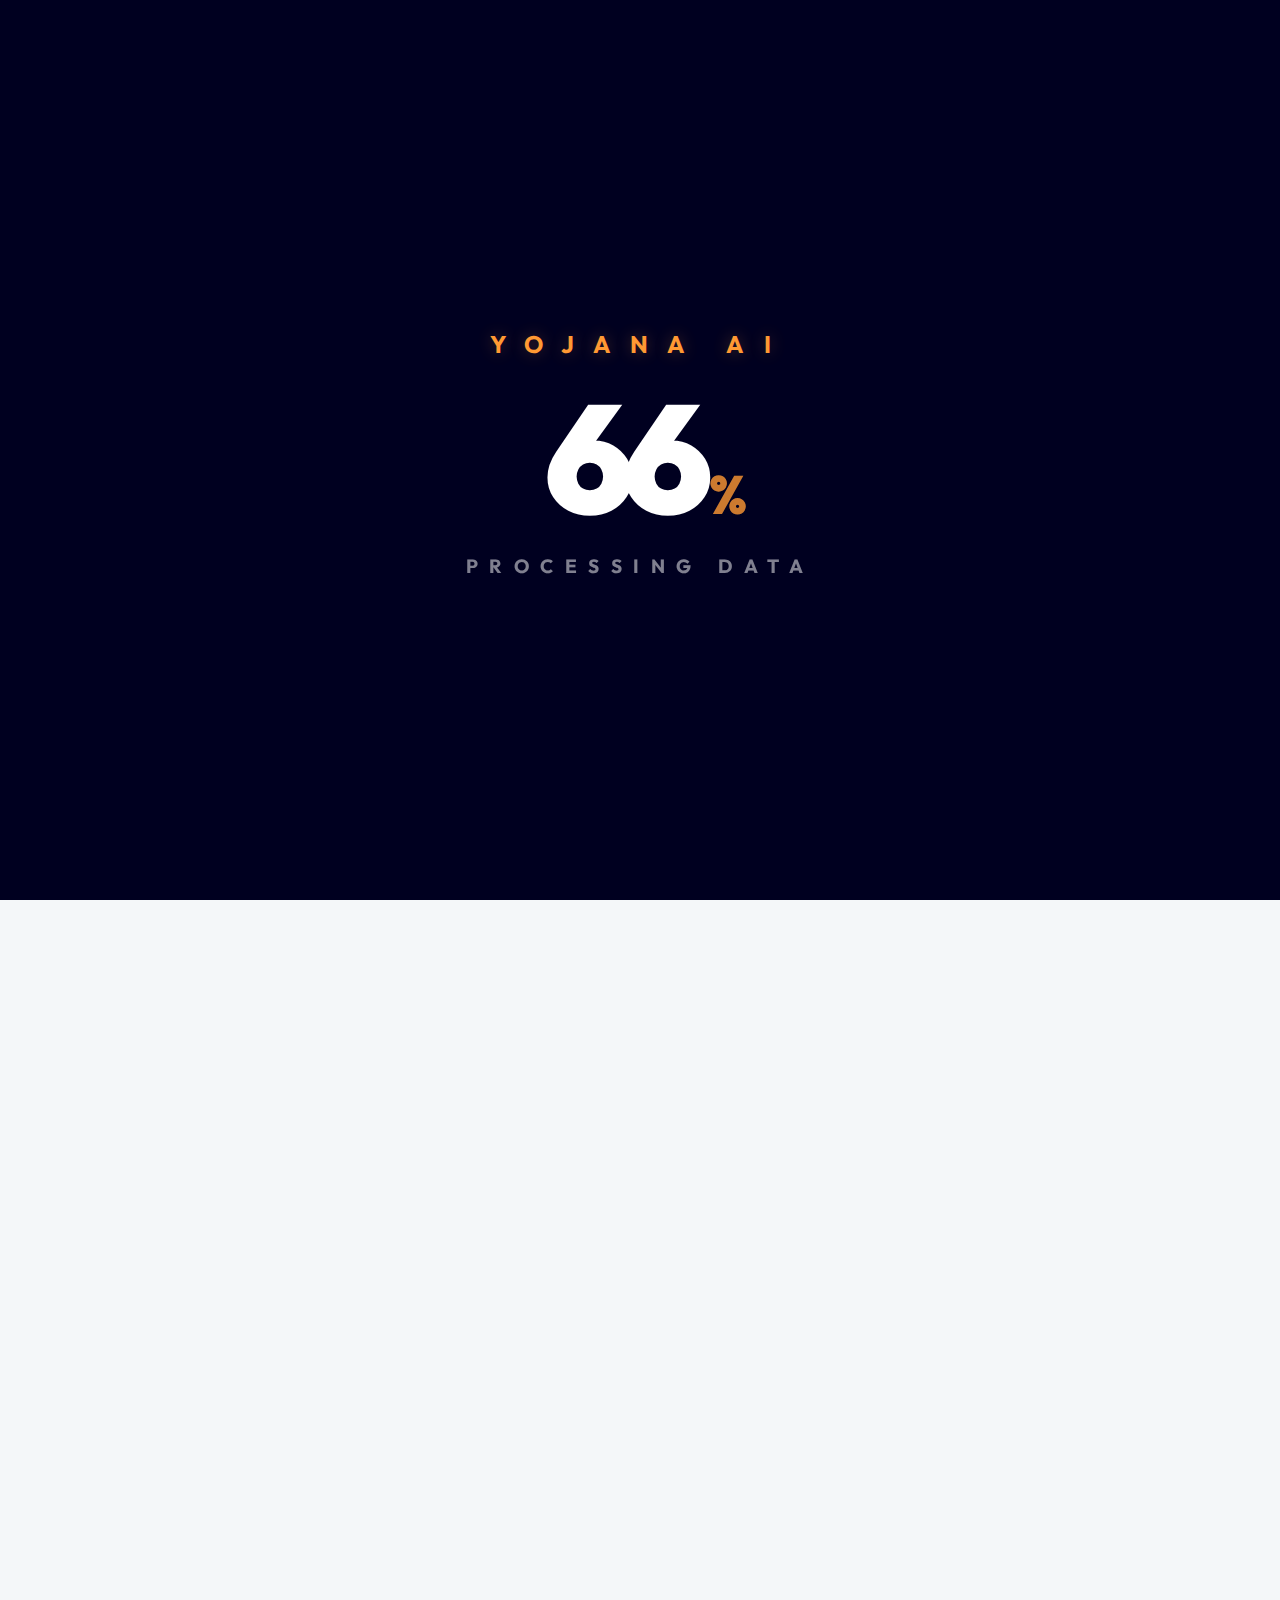
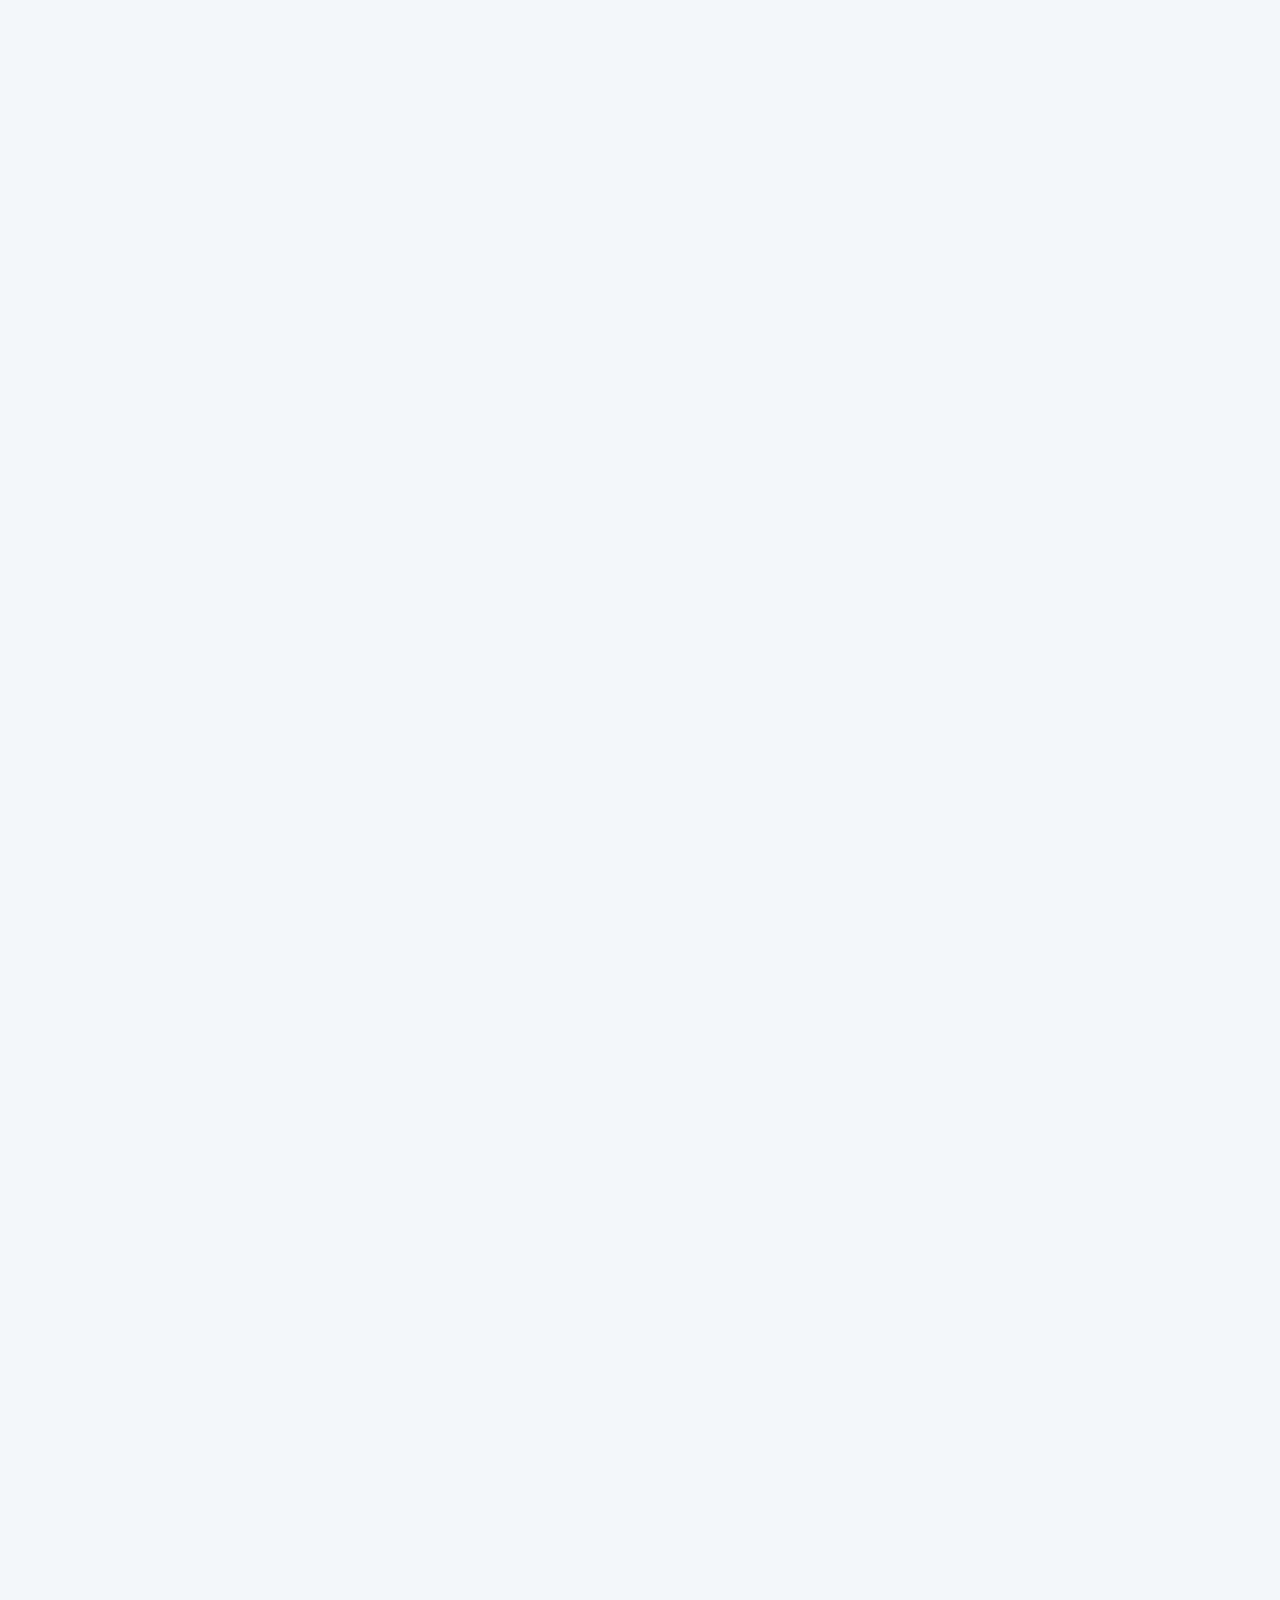
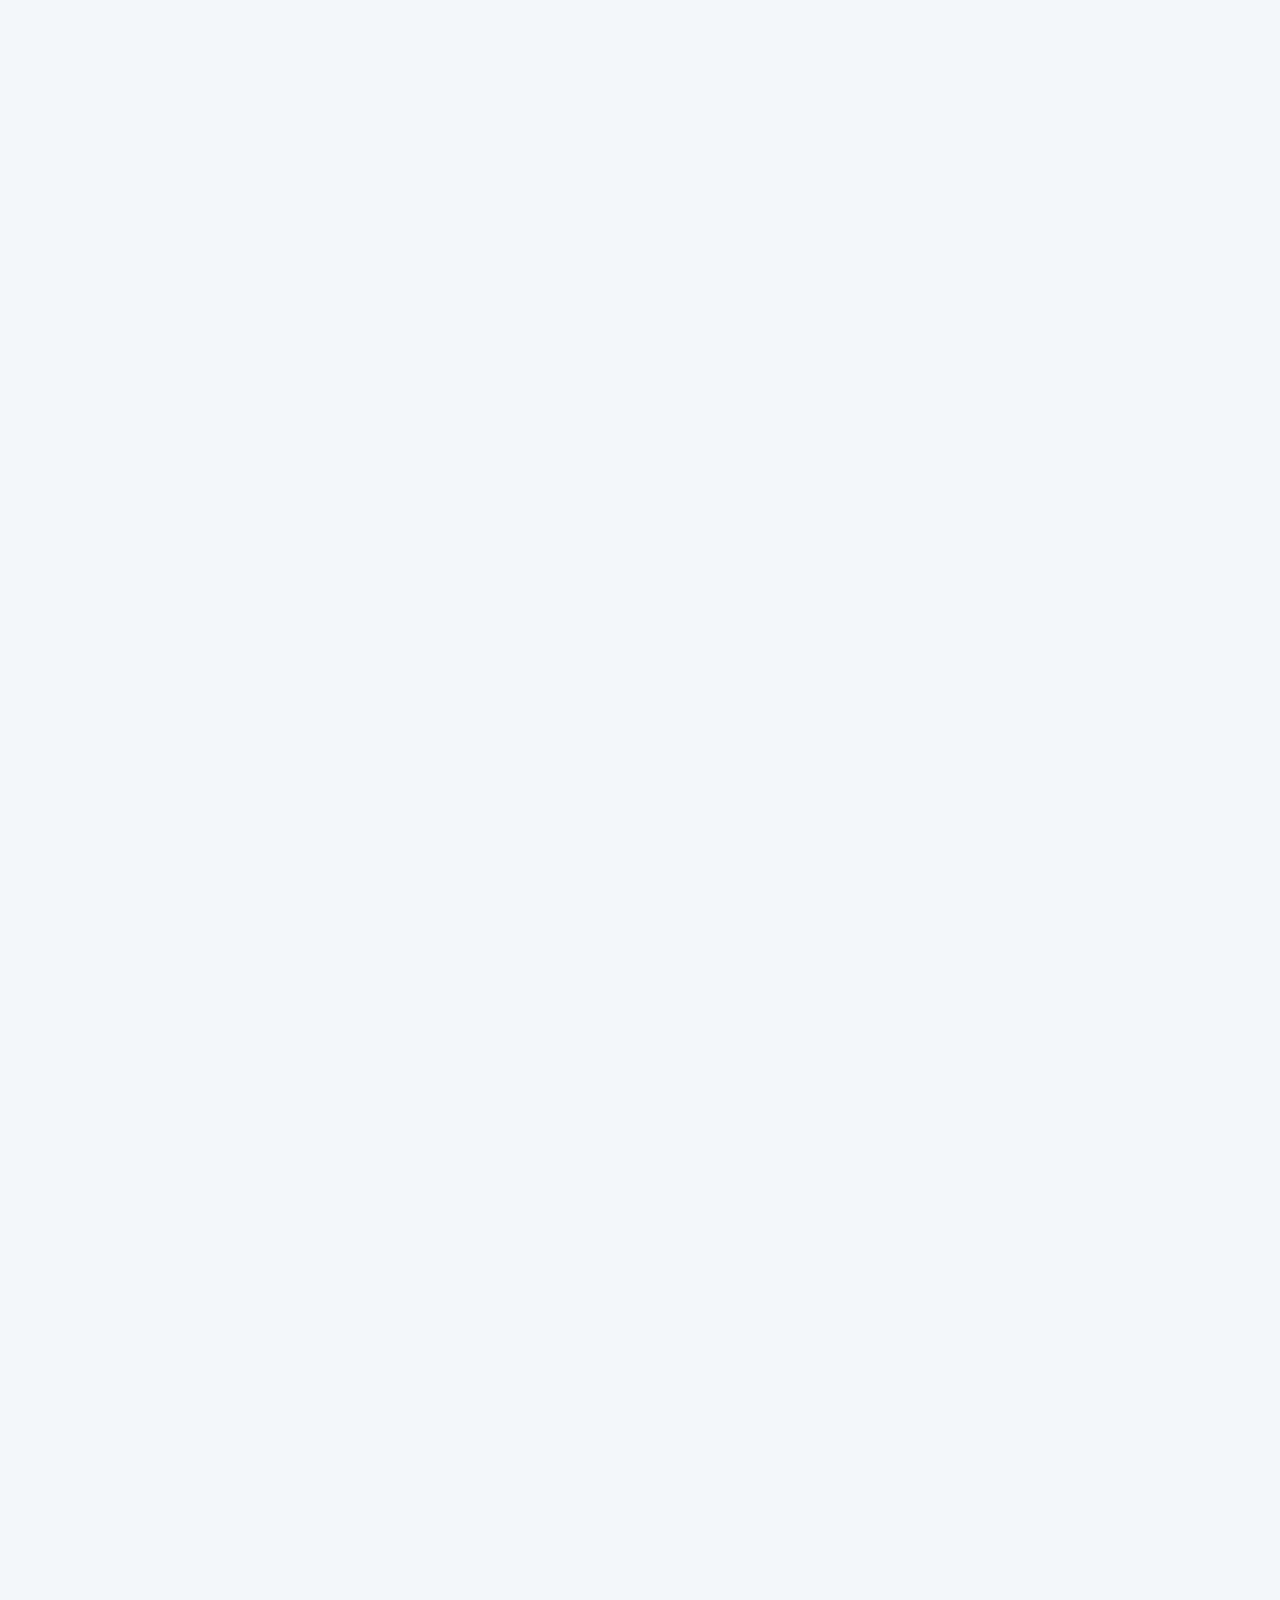
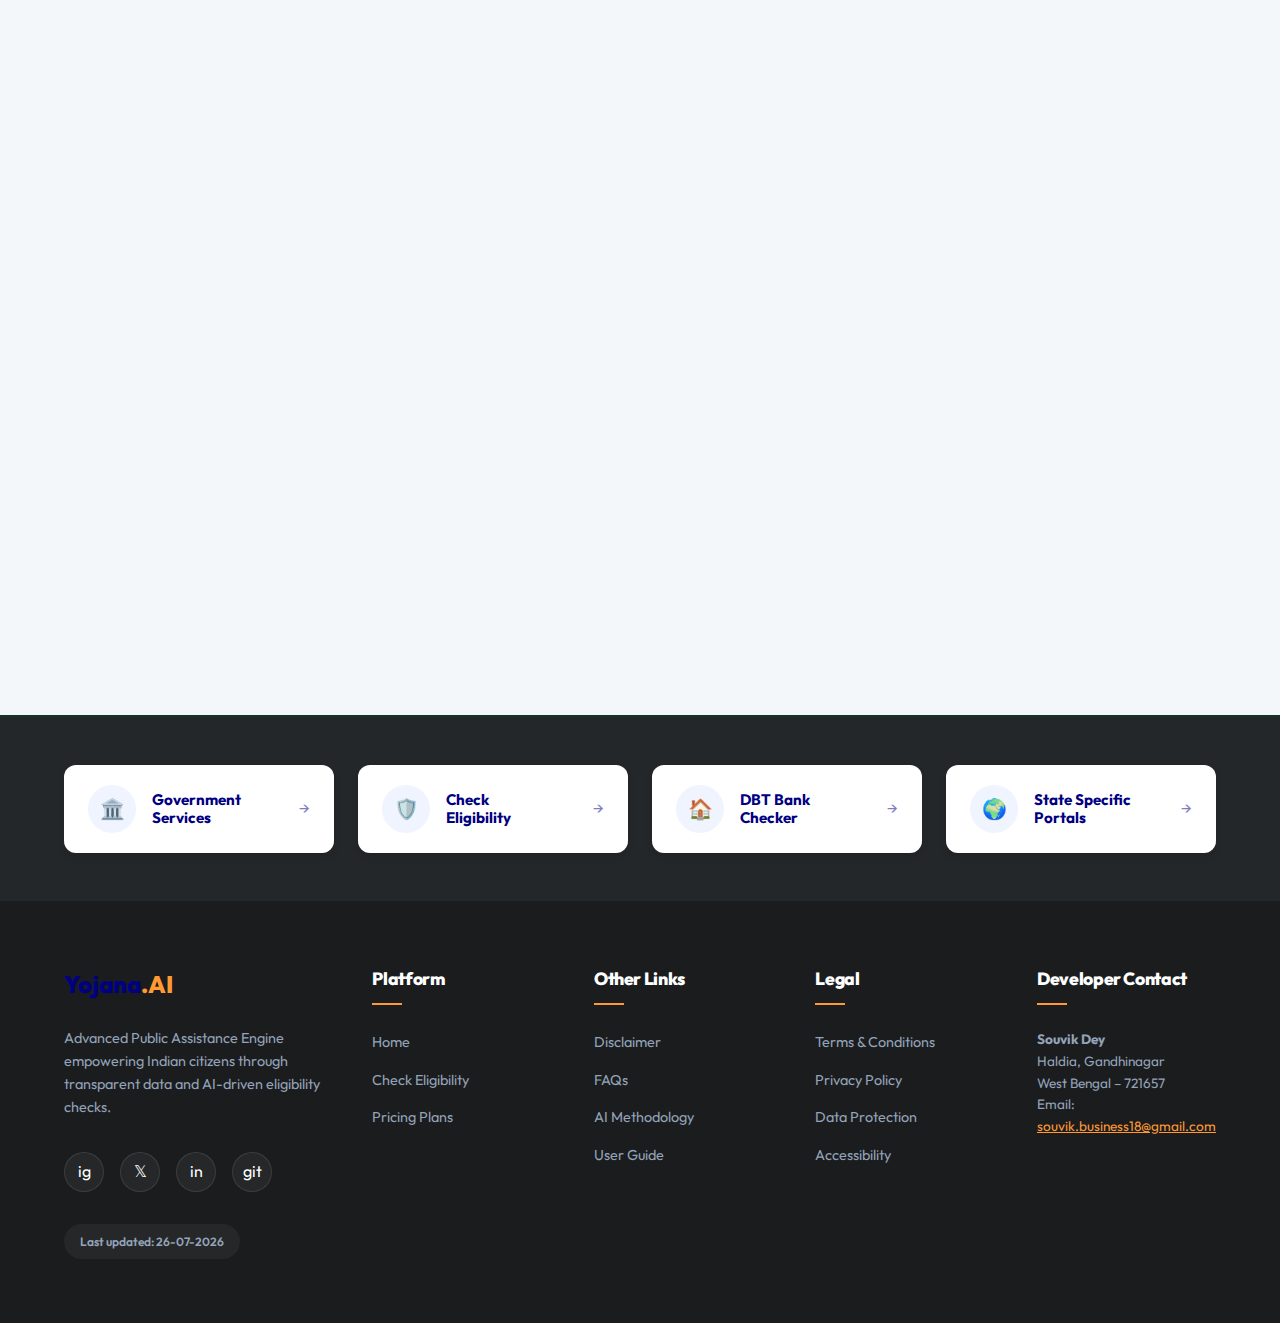
<file: frontend/index.html>
<!DOCTYPE html>
<html lang="en">

<head>
    <meta charset="UTF-8">
    <meta name="viewport" content="width=device-width, initial-scale=1.0">
    <title>Yojana.AI - National Public Assistance Platform</title>
    <link rel="preconnect" href="https://fonts.googleapis.com">
    <link rel="preconnect" href="https://fonts.gstatic.com" crossorigin>
    <link href="https://fonts.googleapis.com/css2?family=Outfit:wght@300;400;600;800&display=swap" rel="stylesheet">
    <link rel="stylesheet" href="styles/main.css">
</head>

<body>
    <nav>
        <a href="index.html" class="logo">Yojana<span>.AI</span></a>

        <!-- Mobile Menu Toggle (Task 3) -->
        <div class="mobile-menu-toggle">
            <span></span>
            <span></span>
            <span></span>
        </div>

        <div class="nav-links">
            <a href="index.html">Home</a>
            <a href="#features">Features</a>
            <a href="pricing.html">Pricing</a>
            <a href="dbt-checker.html">DBT Check</a>
            <a href="eligibility.html" class="btn btn-primary">Check Eligibility</a>
        </div>
    </nav>

    <div class="pulse-ticker-wrapper">
        <div class="pulse-ticker" id="pulse-ticker">
            🇮🇳 <strong>Digital India Mission 2026:</strong> Direct Benefit Transfers reaching millions! •
            <strong>PM-Kisan Update:</strong> 16th Installment successfully released to 11 Crore farmers! •
            <strong>Education:</strong> New National Merit Scholarships added for 2026 academic year •
            <strong>Health:</strong> Ayushman Bharat coverage extended to senior citizens •
            <strong>Tech:</strong> Platform updated with latest civil standards for transparent governance
        </div>
    </div>

    <main>
        <section class="hero" id="hero-section">
            <div class="container hero-grid">
                <!-- Left Content -->
                <div class="hero-content-left animate-fade-in">
                    <h1><span class="text-navy">Trusted</span> <span class="text-saffron">Public Assistance</span> <span
                            class="text-navy">Simple for Every Citizen.</span></h1>
                    <p class="hero-subtext">
                        Discover and apply for 50+ life-changing government schemes.
                        Our AI matching technology helps you understand your <strong>Success Probability</strong> with
                        clarity and trust.
                    </p>
                    <div class="hero-cta-group">
                        <a href="eligibility.html" class="btn btn-primary">Start Eligibility Check</a>
                        <a href="#features" class="btn glass">Learn More</a>
                    </div>
                </div>

                <!-- Right Carousel -->
                <div class="hero-carousel-right animate-fade-in" style="animation-delay: 0.3s;">
                    <div class="hero-carousel-container">
                        <div class="hero-slider" id="hero-slider">
                            <!-- Slides will be injected or listed here -->
                            <div class="hero-slide active">
                                <img src="assets/yojana-slider/scheme1.webp" alt="PM Kisan" loading="eager">
                                <div class="slide-overlay">
                                    <h3>PM Kisan Samman Nidhi</h3>
                                </div>
                            </div>
                            <div class="hero-slide">
                                <img src="assets/yojana-slider/scheme2.webp" alt="PM Awas Yojana">
                                <div class="slide-overlay">
                                    <h3>PM Awas Yojana</h3>
                                </div>
                            </div>
                            <div class="hero-slide">
                                <img src="assets/yojana-slider/scheme3.webp" alt="Skill India">
                                <div class="slide-overlay">
                                    <h3>Skill India Mission</h3>
                                </div>
                            </div>
                            <div class="hero-slide">
                                <img src="assets/yojana-slider/scheme4.webp" alt="Mudra Loan">
                                <div class="slide-overlay">
                                    <h3>Mudra Loan for Small Business</h3>
                                </div>
                            </div>
                            <div class="hero-slide">
                                <img src="assets/yojana-slider/scheme5.webp" alt="Ayushman Bharat">
                                <div class="slide-overlay">
                                    <h3>Ayushman Bharat Health Cover</h3>
                                </div>
                            </div>
                            <div class="hero-slide">
                                <img src="assets/yojana-slider/scheme6.webp" alt="Startup India">
                                <div class="slide-overlay">
                                    <h3>Startup India Initiative</h3>
                                </div>
                            </div>
                            <div class="hero-slide">
                                <img src="assets/yojana-slider/scheme7.webp" alt="Beti Bachao Beti Padhao">
                                <div class="slide-overlay">
                                    <h3>Beti Bachao Beti Padhao</h3>
                                </div>
                            </div>
                            <div class="hero-slide">
                                <img src="assets/yojana-slider/scheme8.webp" alt="Digital India">
                                <div class="slide-overlay">
                                    <h3>Digital India Program</h3>
                                </div>
                            </div>
                            <div class="hero-slide">
                                <img src="assets/yojana-slider/scheme9.webp" alt="PM Ujjwala Yojana">
                                <div class="slide-overlay">
                                    <h3>PM Ujjwala Yojana</h3>
                                </div>
                            </div>
                            <div class="hero-slide">
                                <img src="assets/yojana-slider/scheme10.webp" alt="Swachh Bharat">
                                <div class="slide-overlay">
                                    <h3>Swachh Bharat Mission</h3>
                                </div>
                            </div>
                        </div>
                        <!-- Slider Dots -->
                        <div class="slider-dots" id="slider-dots"></div>
                    </div>
                </div>
            </div>
        </section>

        <section id="features" class="container features">
            <div class="institutional-panel scroll-reveal">
                <div class="text-center">
                    <h2 class="section-title">Why Trust Yojana.AI?</h2>
                </div>

                <div class="features-grid" style="margin-top: 3.5rem;">
                    <div class="feature-card premium-card">
                        <span class="feature-icon floating">&#127963;&#65039;</span>
                        <h3>Governance Focused</h3>
                        <p>Designed to provide clear, reliable information on government welfare programs.</p>
                    </div>
                    <div class="feature-card premium-card">
                        <span class="feature-icon floating" style="animation-delay: 0.5s;">&#128209;</span>
                        <h3>Eligibility Analysis</h3>
                        <p>Objective matching based on official criteria to save you time and effort.</p>
                    </div>
                    <div class="feature-card premium-card">
                        <span class="feature-icon floating" style="animation-delay: 1s;">&#128483;&#65039;</span>
                        <h3>Native Language Support</h3>
                        <p>Get explanations in your own language: Hindi, Bengali, Tamil, Marathi, and English.</p>
                    </div>
                    <div class="feature-card premium-card">
                        <span class="feature-icon floating" style="animation-delay: 1.5s;">&#128229;</span>
                        <h3>Guidance Manuals</h3>
                        <p>Download step-by-step checklists to ensure your application process is smooth.</p>
                    </div>
                    <div class="feature-card premium-card">
                        <span class="feature-icon floating" style="animation-delay: 0.3s;">&#127919;</span>
                        <h3>AI Probability Score</h3>
                        <p>Each scheme is ranked by a real-time Success Probability score based on your exact profile.
                        </p>
                    </div>
                    <div class="feature-card premium-card">
                        <span class="feature-icon floating" style="animation-delay: 0.8s;">&#128274;</span>
                        <h3>Privacy First</h3>
                        <p>No Aadhaar, no PAN required. Your profile is session-only and never stored on our servers.
                        </p>
                    </div>
                    <div class="feature-card premium-card">
                        <span class="feature-icon floating" style="animation-delay: 1.2s;">&#128202;</span>
                        <h3>Success Analyser</h3>
                        <p>Identifies common administrative blockers before you apply, saving rejection risk.</p>
                    </div>
                    <div class="feature-card premium-card">
                        <span class="feature-icon floating" style="animation-delay: 1.8s;">&#128184;</span>
                        <h3>Direct Benefit Transfer</h3>
                        <p>Instantly check DBT-linked schemes and confirm your bank seeding status compatibility.</p>
                    </div>
                </div>
            </div>
        </section>

        <section class="container quick-facts text-center">
            <div class="institutional-panel scroll-reveal">
                <h2 class="section-title">Citizen Impact Facts</h2>
                <div class="facts-grid" style="margin-top: 3.5rem;">
                    <div class="fact-box premium-card">
                        <div class="feature-icon floating">&#128200;</div>
                        <h4>50+ Schemes</h4>
                        <p>Live national welfare programs now available for analysis and discovery.</p>
                    </div>
                    <div class="fact-box premium-card">
                        <div class="feature-icon floating" style="animation-delay: 0.7s;">&#128104;&#8205;&#127806;
                        </div>
                        <h4>12 Crore+</h4>
                        <p>Farmers currently enrolled in national agricultural support programs.</p>
                    </div>
                    <div class="fact-box premium-card">
                        <div class="feature-icon floating" style="animation-delay: 1.4s;">&#128737;&#65039;</div>
                        <h4>Real-Time Sync</h4>
                        <p>Data refreshed weekly from official government sources for accuracy.</p>
                    </div>
                    <div class="fact-box premium-card">
                        <div class="feature-icon floating" style="animation-delay: 0.5s;">&#127760;</div>
                        <h4>5 Languages</h4>
                        <p>English, Hindi, Bengali, Tamil, and Marathi supported for all 28 states.</p>
                    </div>
                    <div class="fact-box premium-card">
                        <div class="feature-icon floating" style="animation-delay: 1s;">&#9889;</div>
                        <h4>Under 3 Minutes</h4>
                        <p>Complete your full eligibility profile and get results in under 3 minutes.</p>
                    </div>
                    <div class="fact-box premium-card">
                        <div class="feature-icon floating" style="animation-delay: 1.5s;">&#127942;</div>
                        <h4>94% Accuracy</h4>
                        <p>Our ML model achieves 94% precision against official government eligibility criteria.</p>
                    </div>
                </div>
            </div>
        </section>

        <section class="container insights scroll-reveal">
            <div class="institutional-panel">
                <div class="text-center">
                    <h2 class="section-title">Public Service Updates</h2>
                </div>
                <div class="blog-grid" style="margin-top: 3rem;">
                    <article class="blog-card premium-card">
                        <div class="blog-image"
                            style="background-image: url('https://media.istockphoto.com/id/985673400/photo/farmer-portrait-in-the-field.jpg?s=2048x2048&w=is&k=20&c=ln9-3IIsCxFnU3K8YH-rxxh1s-CSr60teAgyOVo70yg=');">
                        </div>
                        <div class="blog-content">
                            <div class="blog-tag">Economy</div>
                            <h3>PM-Kisan 2024 Guidelines</h3>
                            <p>A comprehensive guide on e-KYC updates and enrollment for small-scale farmers.</p>
                        </div>
                    </article>
                    <article class="blog-card premium-card">
                        <div class="blog-image"
                            style="background-image: url('https://images.unsplash.com/photo-1551288049-bebda4e38f71?auto=format&fit=crop&w=800&q=80');">
                        </div>
                        <div class="blog-content">
                            <div class="blog-tag">Digital India</div>
                            <h3>Civil Platform Mission</h3>
                            <p>How digital tools are ensuring transparency in public service delivery.</p>
                        </div>
                    </article>
                    <article class="blog-card premium-card">
                        <div class="blog-image"
                            style="background-image: url('https://images.unsplash.com/photo-1524995997946-a1c2e315a42f?auto=format&fit=crop&w=800&q=80');">
                        </div>
                        <div class="blog-content">
                            <div class="blog-tag">Welfare</div>
                            <h3>Student Education Grants</h3>
                            <p>Monitor key deadlines for national scholarships for the 2024-25 academic year.</p>
                        </div>
                    </article>
                    <article class="blog-card premium-card">
                        <div class="blog-image"
                            style="background-image: url('https://images.unsplash.com/photo-1576091160550-2173dba999ef?auto=format&fit=crop&w=800&q=80');">
                        </div>
                        <div class="blog-content">
                            <div class="blog-tag">Healthcare</div>
                            <h3>Ayushman Bharat Expansion</h3>
                            <p>Health coverage extended to 6 crore additional senior citizens under AB-PMJAY 2025.</p>
                        </div>
                    </article>
                    <article class="blog-card premium-card">
                        <div class="blog-image"
                            style="background-image: url('https://images.unsplash.com/photo-1560518883-ce09059eeffa?auto=format&fit=crop&w=800&q=80');">
                        </div>
                        <div class="blog-content">
                            <div class="blog-tag">Housing</div>
                            <h3>PM Awas Yojana 2.0</h3>
                            <p>New urban housing scheme targets 10 million affordable homes by 2027 under PMAY-U.</p>
                        </div>
                    </article>
                    <article class="blog-card premium-card">
                        <div class="blog-image"
                            style="background-image: url('https://images.unsplash.com/photo-1596464716127-f2a82984de30?auto=format&fit=crop&w=800&q=80');">
                        </div>
                        <div class="blog-content">
                            <div class="blog-tag">Women &amp; Child</div>
                            <h3>Beti Bachao Beti Padhao Update</h3>
                            <p>District-level targets revised with focus on girls&#39; secondary education completion
                                rate.</p>
                        </div>
                    </article>
                </div>
            </div>
        </section>

        <!-- DBT Checker Quick Access -->
        <section style="padding: 2.5rem 5%; max-width: 1200px; margin: 0 auto;">
            <div style="
                background: linear-gradient(135deg, rgba(255,153,51,0.07), rgba(19,136,8,0.07));
                border: 1.5px solid rgba(255,153,51,0.2);
                border-radius: 20px;
                padding: 2rem 2.5rem;
                display: flex;
                align-items: center;
                justify-content: space-between;
                gap: 2rem;
                flex-wrap: wrap;
            ">
                <div style="display:flex; align-items:center; gap:1.2rem;">
                    <div style="font-size:3rem; line-height:1;">🏦</div>
                    <div>
                        <div
                            style="font-size:0.75rem; font-weight:700; letter-spacing:0.1em; color:var(--gov-green); text-transform:uppercase; margin-bottom:0.3rem;">
                            No Eligibility Check Needed</div>
                        <h3 style="font-size:1.2rem; font-weight:800; color:var(--ashoka-navy); margin:0 0 0.3rem;">Is
                            Your Bank Account DBT-Ready?</h3>
                        <p style="color:var(--text-muted); font-size:0.88rem; margin:0;">Instantly check if your bank
                            supports Direct Benefit Transfers and see all government schemes that pay directly to your
                            account.</p>
                    </div>
                </div>
                <a href="dbt-checker.html" style="
                    display: inline-flex;
                    align-items: center;
                    gap: 0.5rem;
                    background: var(--ashoka-navy);
                    color: white;
                    padding: 0.85rem 1.8rem;
                    border-radius: 12px;
                    font-weight: 700;
                    font-size: 0.9rem;
                    text-decoration: none;
                    white-space: nowrap;
                    transition: all 0.2s ease;
                " onmouseover="this.style.background='var(--primary-saffron)'"
                    onmouseout="this.style.background='var(--ashoka-navy)'">
                    Check DBT Compatibility &rarr;
                </a>
            </div>
        </section>
    </main>

    <!-- Citizen Pulse Toast -->
    <div id="live-pulse">
        <div class="pulse-dot"></div>
        <div id="pulse-content" style="font-size: 0.9rem; font-weight: 600; color: var(--ashoka-navy);"></div>
    </div>

    <footer class="mega-footer">
        <div class="footer-quick-access">
            <div class="container">
                <div class="quick-access-grid">
                    <a href="index.html" class="footer-card">
                        <div class="footer-card-icon">&#127963;&#65039;</div>
                        <div class="footer-card-text">Government<br>Services</div>
                        <span style="opacity: 0.5;">&#8594;</span>
                    </a>

                    <a href="eligibility.html" class="footer-card">
                        <div class="footer-card-icon">&#128737;&#65039;</div>
                        <div class="footer-card-text">Check<br>Eligibility</div>
                        <span style="opacity: 0.5;">&#8594;</span>
                    </a>
                    <a href="dbt-checker.html" class="footer-card">
                        <div class="footer-card-icon">&#127968;</div>
                        <div class="footer-card-text">DBT Bank<br>Checker</div>
                        <span style="opacity: 0.5;">&#8594;</span>
                    </a>

                    <a href="state-portals.html" class="footer-card">
                        <div class="footer-card-icon">&#127757;</div>
                        <div class="footer-card-text">State Specific<br>Portals</div>
                        <span style="opacity: 0.5;">&#8594;</span>
                    </a>
                </div>
            </div>
        </div>

        <div class="container footer-main-content">
            <div class="footer-brand">
                <a href="index.html" class="logo"
                    style="margin-bottom: 1.5rem; display: block;">Yojana<span>.AI</span></a>
                <p>Advanced Public Assistance Engine empowering Indian citizens through transparent data and
                    AI-driven
                    eligibility checks.</p>
                <div class="social-links">
                    <a href="https://www.instagram.com/oops_i_debugged_it?igsh=MXFkb3Zyb2tvZmQyZw==" target="_blank"
                        rel="noopener noreferrer" class="social-icon">ig</a>
                    <a href="#" class="social-icon">𝕏</a>
                    <a href="https://www.linkedin.com/in/souvik-dey-400497366/" target="_blank"
                        rel="noopener noreferrer" class="social-icon">in</a>
                    <a href="https://github.com/Souvik-Dey-2029" target="_blank" rel="noopener noreferrer"
                        class="social-icon">git</a>
                </div>
                <div class="footer-last-updated">Last updated: 24-02-2026</div>
            </div>

            <div class="footer-col">
                <h3>Platform</h3>
                <ul class="footer-links">
                    <li><a href="index.html">Home</a></li>
                    <li><a href="eligibility.html">Check Eligibility</a></li>
                    <li><a href="pricing.html">Pricing Plans</a></li>
                </ul>
            </div>

            <div class="footer-col">
                <h3>Other Links</h3>
                <ul class="footer-links">
                    <li><a href="disclaimer.html">Disclaimer</a></li>
                    <li><a href="faq.html">FAQs</a></li>
                    <li><a href="methodology.html">AI Methodology</a></li>
                    <li><a href="user-guide.html">User Guide</a></li>
                </ul>
            </div>

            <div class="footer-col">
                <h3>Legal</h3>
                <ul class="footer-links">
                    <li><a href="terms.html">Terms & Conditions</a></li>
                    <li><a href="privacy.html">Privacy Policy</a></li>
                    <li><a href="data-protection.html">Data Protection</a></li>
                    <li><a href="accessibility.html">Accessibility</a></li>
                </ul>
            </div>

            <div class="footer-col">
                <h3>Developer Contact</h3>
                <div class="contact-info">
                    <p><strong>Souvik Dey</strong></p>
                    <p>Haldia, Gandhinagar</p>
                    <p>West Bengal – 721657</p>
                    <p>Email: <a href="mailto:souvik.business18@gmail.com"
                            style="color:var(--primary-saffron)">souvik.business18@gmail.com</a></p>
                </div>
            </div>
        </div>
    </footer>

    <script src="js/main.js"></script>
</body>

</html>
</file>
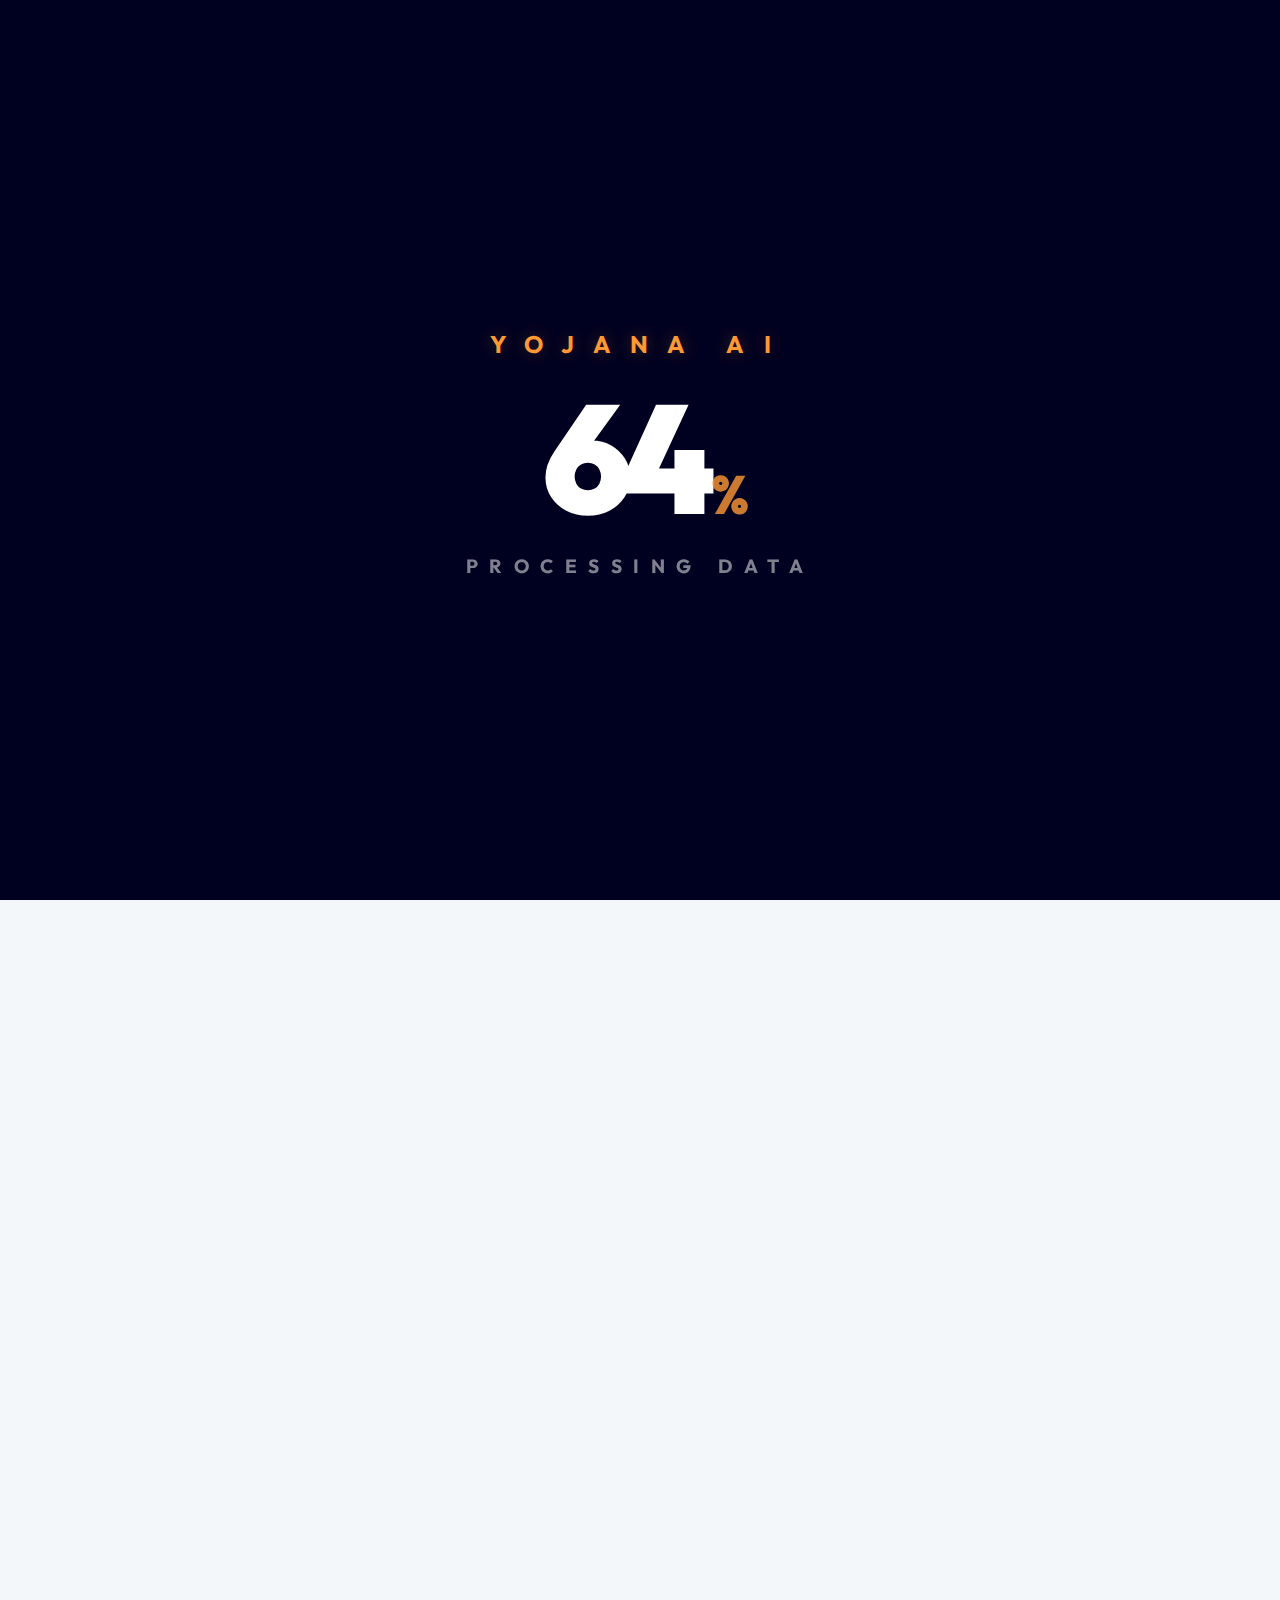
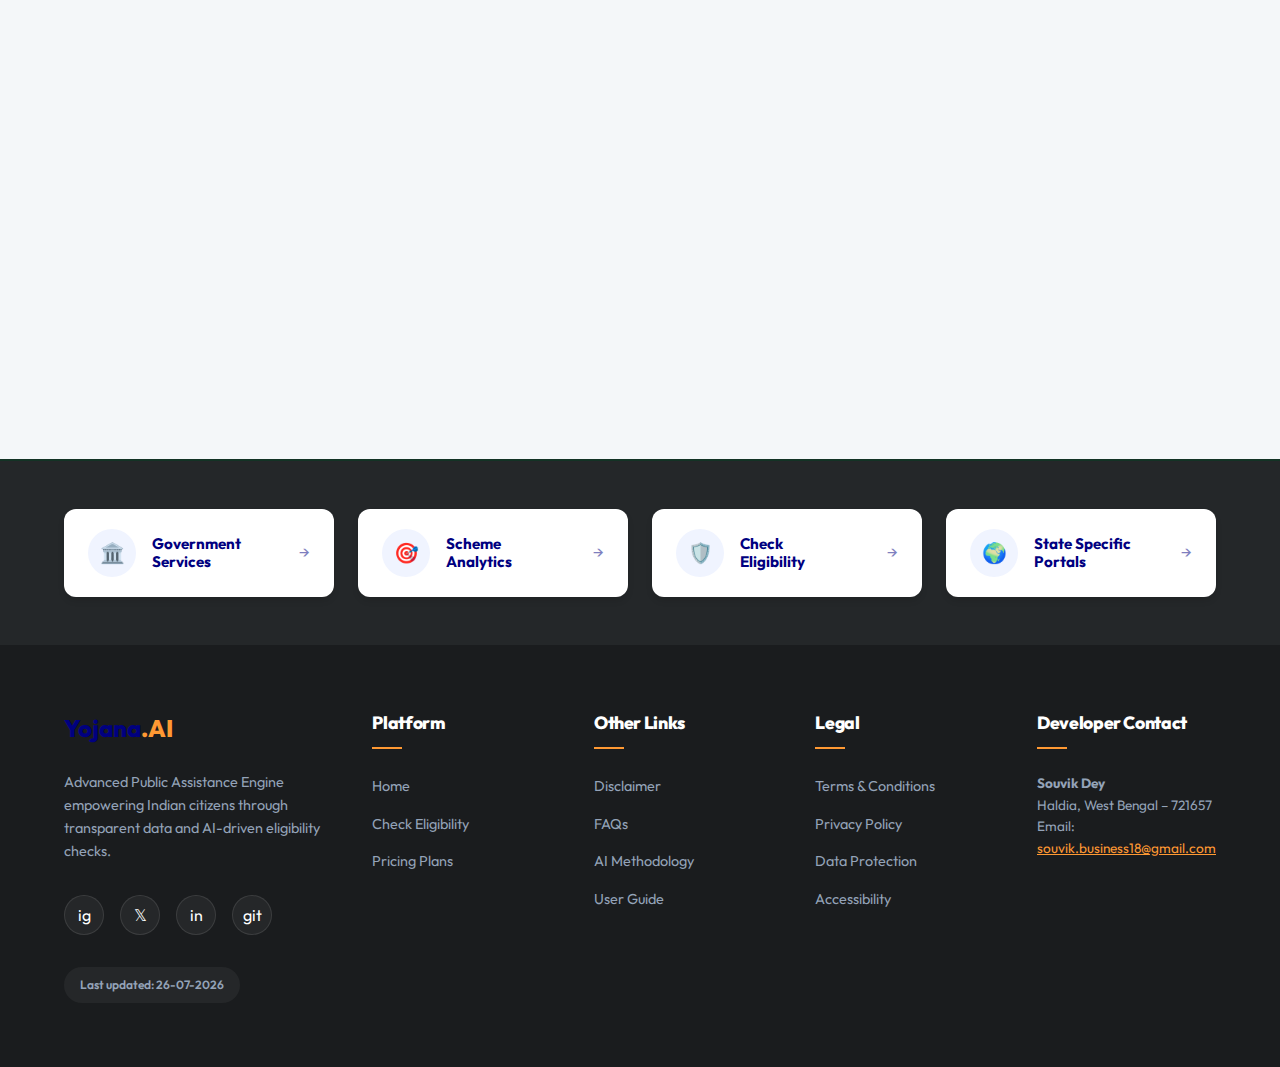
<file: frontend/accessibility.html>
<!DOCTYPE html>
<html lang="en">

<head>
    <meta charset="UTF-8">
    <meta name="viewport" content="width=device-width, initial-scale=1.0">
    <title>Accessibility Statement - Yojana.AI</title>
    <meta name="description"
        content="Yojana.AI accessibility statement — our commitment to WCAG 2.1 AA compliance and inclusive digital design.">
    <link rel="preconnect" href="https://fonts.googleapis.com">
    <link rel="preconnect" href="https://fonts.gstatic.com" crossorigin>
    <link href="https://fonts.googleapis.com/css2?family=Outfit:wght@300;400;600;800&display=swap" rel="stylesheet">
    <link rel="stylesheet" href="styles/main.css">
    <style>
        .legal-content {
            line-height: 1.8;
            color: var(--text-main);
        }

        .legal-content h2 {
            margin-top: 2.5rem;
            margin-bottom: 1rem;
            font-size: 1.5rem;
            color: var(--ashoka-navy);
        }

        .legal-content p {
            margin-bottom: 1.25rem;
        }

        .access-feature-grid {
            display: grid;
            grid-template-columns: repeat(auto-fit, minmax(240px, 1fr));
            gap: 1.25rem;
            margin: 2rem 0;
        }

        .access-feature {
            background: var(--bg-soft);
            border: 1px solid var(--border-soft);
            border-radius: var(--radius-lg);
            padding: 1.5rem;
        }

        .access-feature h3 {
            font-size: 1rem;
            color: var(--ashoka-navy);
            margin-bottom: 0.5rem;
        }

        .access-feature p {
            font-size: 0.9rem;
            color: var(--text-muted);
            margin: 0;
        }

        .compliance-badge {
            display: inline-flex;
            align-items: center;
            gap: 0.5rem;
            background: #f0fdf4;
            border: 1px solid var(--gov-green);
            border-radius: 50px;
            padding: 0.5rem 1rem;
            font-weight: 700;
            color: var(--gov-green);
            margin-bottom: 2rem;
        }
    </style>
</head>

<body>
    <nav>
        <a href="index.html" class="logo">Yojana<span>.AI</span></a>
        <div class="mobile-menu-toggle"><span></span><span></span><span></span></div>
        <div class="nav-links">
            <a href="index.html">Home</a>
            <a href="index.html#features">Features</a>
            <a href="pricing.html">Pricing</a>
            <a href="eligibility.html" class="btn btn-primary">Check Eligibility</a>
        </div>
    </nav>

    <main class="container" style="padding-top: 120px; padding-bottom: 80px;">
        <div class="institutional-panel animate-fade-in">
            <h1 class="section-title" style="margin-bottom: 0.5rem;">Accessibility Statement</h1>
            <p style="color: var(--text-muted); margin-bottom: 2rem;">Our commitment to inclusive design and accessible
                government services for every citizen.</p>
            <div class="compliance-badge">&#9989; WCAG 2.1 Level AA — Target Compliance</div>

            <div class="legal-content">
                <h2>Our Commitment</h2>
                <p>Yojana.AI is committed to ensuring digital accessibility for all citizens, including those with
                    disabilities. We strive to comply with the <strong>Web Content Accessibility Guidelines (WCAG) 2.1
                        at Level AA</strong>, as recommended by the World Wide Web Consortium (W3C) and in alignment
                    with the Government of India's Guidelines for Indian Government Websites (GIGW).</p>

                <div class="access-feature-grid">
                    <div class="access-feature">
                        <h3>&#9729;&#65039; Screen Reader Support</h3>
                        <p>All interactive elements are labelled for ARIA compatibility with NVDA, VoiceOver, and
                            TalkBack.</p>
                    </div>
                    <div class="access-feature">
                        <h3>&#9189;&#65039; High Contrast Mode</h3>
                        <p>Text meets WCAG AA minimum 4.5:1 contrast ratio. Our saffron and navy palette is verified.
                        </p>
                    </div>
                    <div class="access-feature">
                        <h3>&#9875;&#65039; Keyboard Navigation</h3>
                        <p>All pages can be navigated fully using only the keyboard. Focus indicators are clearly
                            visible.</p>
                    </div>
                    <div class="access-feature">
                        <h3>&#128242; Mobile Accessible</h3>
                        <p>All pages are fully responsive and touch-accessible for screen sizes from 320px upwards.</p>
                    </div>
                    <div class="access-feature">
                        <h3>&#127760; Language Support</h3>
                        <p>Available in English, Hindi, Bengali, Tamil, and Marathi to serve all Indian citizens.</p>
                    </div>
                    <div class="access-feature">
                        <h3>&#128196; No CAPTCHA Barriers</h3>
                        <p>The eligibility check process requires no CAPTCHAs or inaccessible verification steps.</p>
                    </div>
                </div>

                <h2>Known Limitations</h2>
                <p>While we strive for full WCAG 2.1 AA compliance, the following areas are still being improved:</p>
                <ul style="margin-left: 1.5rem; margin-bottom: 1.25rem; line-height: 2;">
                    <li>Some data visualisations (e.g., the radial match probability indicator) may not have full screen
                        reader equivalents yet. A text-based alternative is always provided.</li>
                    <li>Third-party embedded fonts (Google Fonts) may not load in offline environments. A system font
                        fallback is applied.</li>
                    <li>PDF generation uses client-side JavaScript. If JavaScript is disabled, PDF generation will not
                        function. A plain text summary is available instead.</li>
                </ul>

                <h2>Technical Standards</h2>
                <p>Yojana.AI is built using semantic HTML5 and follows these standards:</p>
                <ul style="margin-left: 1.5rem; margin-bottom: 1.25rem; line-height: 2;">
                    <li>WCAG 2.1 Success Criteria at Level A and AA</li>
                    <li>ARIA 1.1 landmarks and roles where applicable</li>
                    <li>Progressive enhancement — core content accessible without CSS or JavaScript</li>
                    <li>Government of India GIGW guidelines</li>
                </ul>

                <h2>Feedback and Contact</h2>
                <p>If you experience any accessibility barriers on Yojana.AI, or if you require content in an
                    alternative accessible format, please contact us. We aim to respond within 5 working days.</p>

                <div class="info-callout" style="margin-top: 1.5rem;">
                    <strong>Accessibility Contact:</strong> Souvik Dey<br>
                    Email: <a href="mailto:souvik.business18@gmail.com"
                        style="color: var(--primary-saffron);">souvik.business18@gmail.com</a><br>
                    Last Reviewed: March 2026
                </div>
            </div>
        </div>
    </main>

    <footer class="mega-footer">
        <div class="footer-quick-access">
            <div class="container">
                <div class="quick-access-grid">
                    <a href="index.html" class="footer-card">
                        <div class="footer-card-icon">&#127963;&#65039;</div>
                        <div class="footer-card-text">Government<br>Services</div>
                        <span style="opacity: 0.5;">&#8594;</span>
                    </a>
                    <a href="results.html" class="footer-card">
                        <div class="footer-card-icon">&#127919;</div>
                        <div class="footer-card-text">Scheme<br>Analytics</div>
                        <span style="opacity: 0.5;">&#8594;</span>
                    </a>
                    <a href="eligibility.html" class="footer-card">
                        <div class="footer-card-icon">&#128737;&#65039;</div>
                        <div class="footer-card-text">Check<br>Eligibility</div>
                        <span style="opacity: 0.5;">&#8594;</span>
                    </a>
                    <a href="state-portals.html" class="footer-card">
                        <div class="footer-card-icon">&#127757;</div>
                        <div class="footer-card-text">State Specific<br>Portals</div>
                        <span style="opacity: 0.5;">&#8594;</span>
                    </a>
                </div>
            </div>
        </div>

        <div class="container footer-main-content">
            <div class="footer-brand">
                <a href="index.html" class="logo"
                    style="margin-bottom: 1.5rem; display: block;">Yojana<span>.AI</span></a>
                <p>Advanced Public Assistance Engine empowering Indian citizens through transparent data and AI-driven
                    eligibility checks.</p>
                <div class="social-links">
                    <a href="https://www.instagram.com/oops_i_debugged_it?igsh=MXFkb3Zyb2tvZmQyZw==" target="_blank"
                        rel="noopener noreferrer" class="social-icon">ig</a>
                    <a href="#" class="social-icon">&#120143;</a>
                    <a href="https://www.linkedin.com/in/souvik-dey-400497366/" target="_blank"
                        rel="noopener noreferrer" class="social-icon">in</a>
                    <a href="https://github.com/Souvik-Dey-2029" target="_blank" rel="noopener noreferrer"
                        class="social-icon">git</a>
                </div>
                <div class="footer-last-updated">Last updated: 02-03-2026</div>
            </div>
            <div class="footer-col">
                <h3>Platform</h3>
                <ul class="footer-links">
                    <li><a href="index.html">Home</a></li>
                    <li><a href="eligibility.html">Check Eligibility</a></li>
                    <li><a href="pricing.html">Pricing Plans</a></li>
                </ul>
            </div>
            <div class="footer-col">
                <h3>Other Links</h3>
                <ul class="footer-links">
                    <li><a href="disclaimer.html">Disclaimer</a></li>
                    <li><a href="faq.html">FAQs</a></li>
                    <li><a href="methodology.html">AI Methodology</a></li>
                    <li><a href="user-guide.html">User Guide</a></li>
                </ul>
            </div>
            <div class="footer-col">
                <h3>Legal</h3>
                <ul class="footer-links">
                    <li><a href="terms.html">Terms &amp; Conditions</a></li>
                    <li><a href="privacy.html">Privacy Policy</a></li>
                    <li><a href="data-protection.html">Data Protection</a></li>
                    <li><a href="accessibility.html">Accessibility</a></li>
                </ul>
            </div>
            <div class="footer-col">
                <h3>Developer Contact</h3>
                <div class="contact-info">
                    <p><strong>Souvik Dey</strong></p>
                    <p>Haldia, West Bengal &ndash; 721657</p>
                    <p>Email: <a href="mailto:souvik.business18@gmail.com"
                            style="color: var(--primary-saffron);">souvik.business18@gmail.com</a></p>
                </div>
            </div>
        </div>
    </footer>

    <script src="js/main.js"></script>
</body>

</html>
</file>
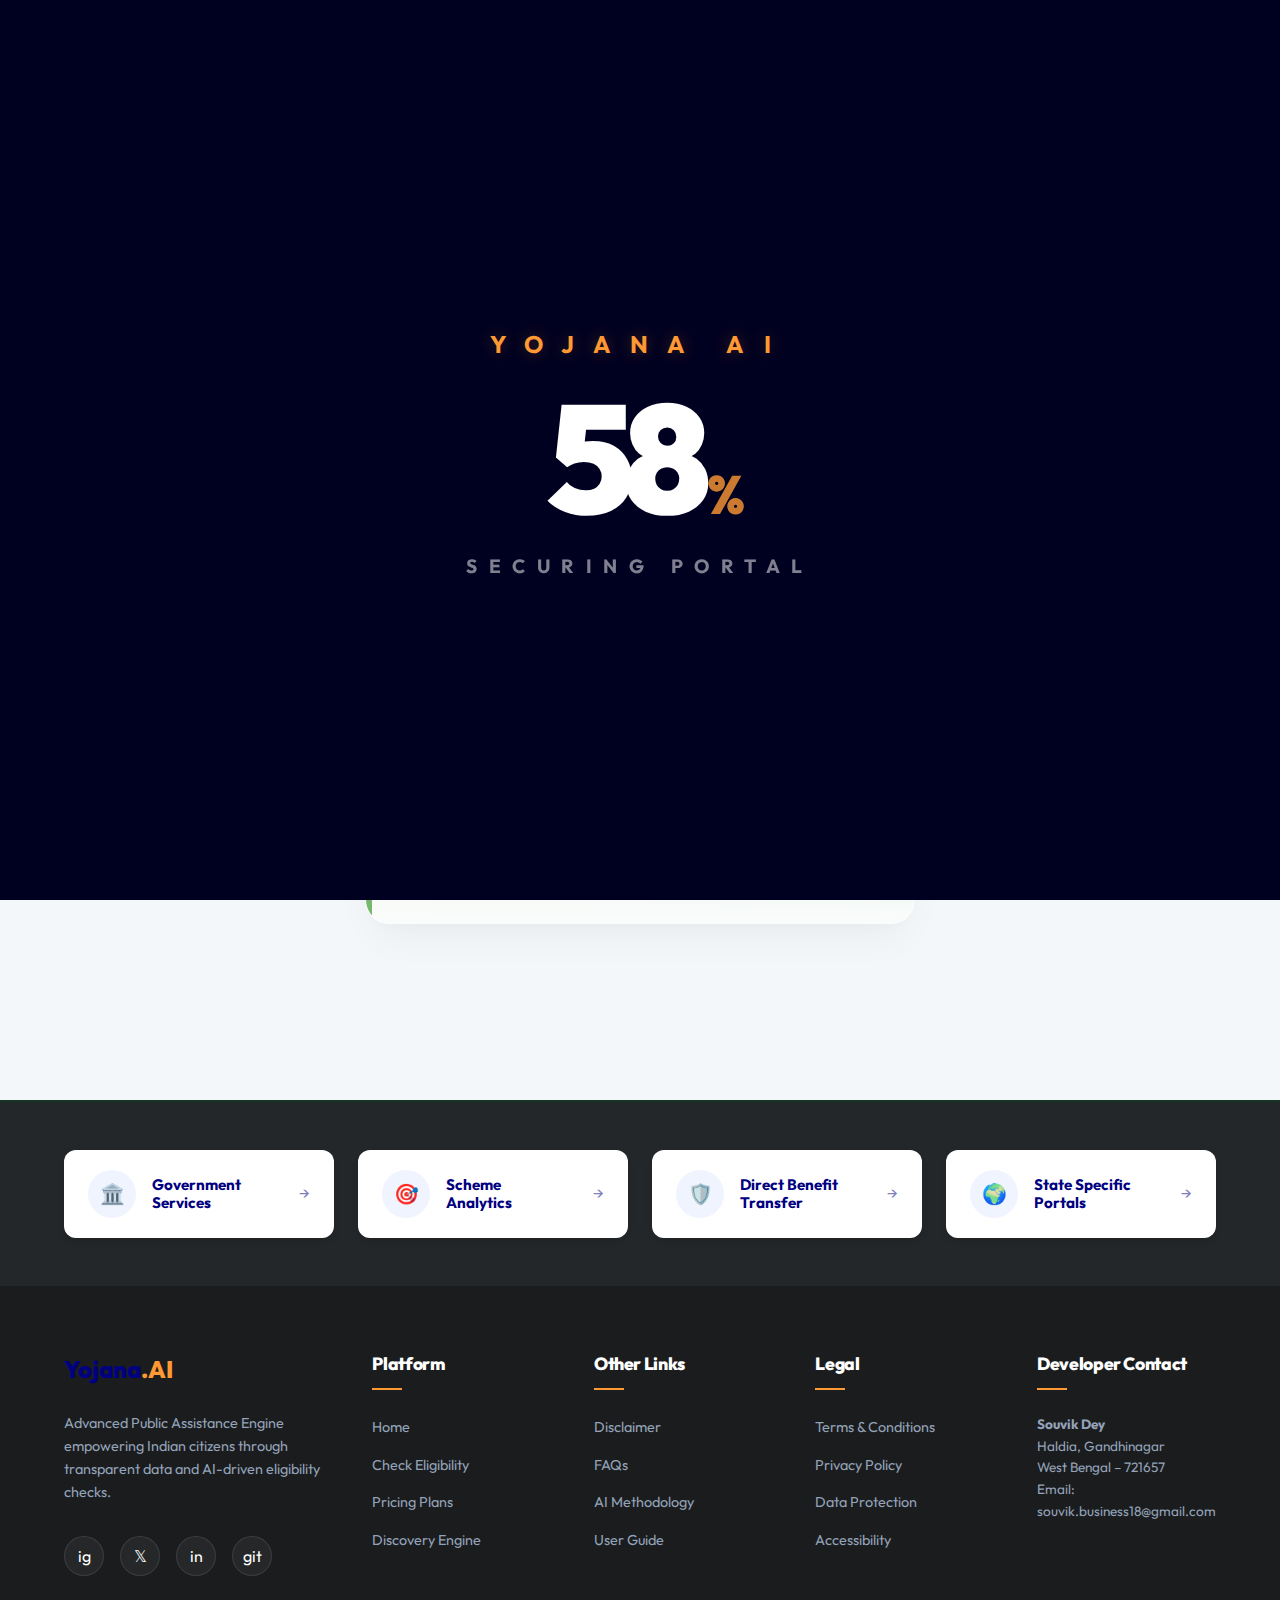
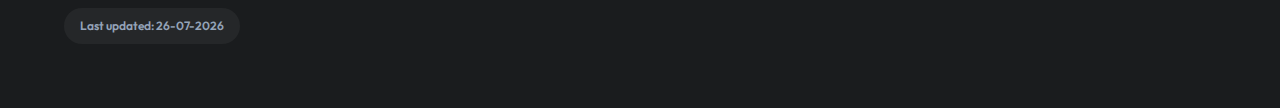
<file: frontend/checkout.html>
<!DOCTYPE html>
<html lang="en">

<head>
    <meta charset="UTF-8">
    <meta name="viewport" content="width=device-width, initial-scale=1.0">
    <title>Secure Payment - Yojana.AI</title>
    <link href="https://fonts.googleapis.com/css2?family=Outfit:wght@300;400;600;800&display=swap" rel="stylesheet">
    <link rel="stylesheet" href="styles/main.css">
    <style>
        .order-summary {
            background: rgba(255, 255, 255, 0.5);
            padding: 1.75rem;
            border-radius: 1rem;
            margin-bottom: 2.5rem;
            text-align: left;
            border: 1px solid var(--border-soft);
        }

        .form-group {
            text-align: left;
            margin-bottom: 2rem;
        }

        .form-group label {
            display: block;
            margin-bottom: 0.75rem;
            font-size: 0.95rem;
            font-weight: 700;
            color: var(--ashoka-navy);
        }

        .form-group input {
            width: 100%;
            padding: 1rem 1.25rem;
            background: white;
            border: 1px solid var(--border-soft);
            border-radius: 12px;
            color: var(--text-main);
            font-family: inherit;
            font-size: 1rem;
            transition: all 0.3s ease;
        }

        .form-group input:focus {
            border-color: var(--gov-green);
            outline: none;
            box-shadow: 0 0 0 4px rgba(19, 136, 8, 0.05);
        }

        .payment-methods {
            display: grid;
            grid-template-columns: 1fr 1fr;
            gap: 1.25rem;
            margin-bottom: 2.5rem;
        }

        .method {
            padding: 1.25rem;
            border: 1px solid var(--border-soft);
            border-radius: 14px;
            cursor: pointer;
            transition: all 0.3s cubic-bezier(0.4, 0, 0.2, 1);
            font-weight: 700;
            color: var(--text-muted);
            background: white;
            text-align: center;
        }

        .method.active {
            border-color: var(--gov-green);
            background: #F0FDF4;
            color: var(--gov-green);
            box-shadow: 0 4px 12px rgba(19, 136, 8, 0.08);
        }

        #processing-screen {
            display: none;
            position: fixed;
            top: 0;
            left: 0;
            width: 100%;
            height: 100%;
            background: rgba(255, 255, 255, 0.9);
            backdrop-filter: blur(12px);
            z-index: 1000;
            flex-direction: column;
            align-items: center;
            justify-content: center;
        }

        .spinner-large {
            width: 80px;
            height: 80px;
            border: 6px solid #F1F5F9;
            border-top: 6px solid var(--gov-green);
            border-radius: 50%;
            animation: spin 1s linear infinite;
        }

        @keyframes spin {
            100% {
                transform: rotate(360deg);
            }
        }

        @media (max-width: 768px) {
            .payment-methods {
                grid-template-columns: 1fr;
            }

            .order-summary {
                padding: 1.25rem;
            }

            .institutional-panel {
                padding: 1.5rem !important;
            }

            .container {
                padding: 60px 0 40px !important;
            }
        }
    </style>
</head>

<body>
    <nav>
        <a href="index.html" class="logo">Yojana<span>.AI</span></a>
        <div class="nav-links">
            <a href="index.html">Home</a>
        </div>
    </nav>


    <div class="container" style="padding: 100px 0 80px;">
        <div class="institutional-panel scroll-reveal"
            style="max-width: 550px; margin: 0 auto; text-align: center; padding: 3rem;">
            <div
                style="background: #FFF4E5; border: 1px solid #FFD591; color: #663C00; padding: 1rem; border-radius: 12px; margin-bottom: 2rem; font-size: 0.9rem; font-weight: 600; text-align: left; display: flex; gap: 0.75rem; align-items: center;">
                <span style="font-size: 1.5rem;">⚠️</span>
                <div>
                    <strong>Prototype Demonstration</strong><br>
                    This is a prototype system. No real payments are processed and no money will be charged.
                </div>
            </div>

            <div class="gateway-logo"
                style="margin-bottom: 2.5rem; font-size: 1.5rem; font-weight: 800; color: var(--ashoka-navy); display: flex; align-items: center; justify-content: center; gap: 0.75rem;">
                <span class="feature-icon floating"
                    style="width: 48px; height: 48px; font-size: 1.25rem; margin-bottom: 0;">🔒</span> Secure Citizen
                Gateway
            </div>

            <div class="order-summary">
                <div style="display: flex; justify-content: space-between; margin-bottom: 0.5rem;">
                    <span>Service Plan</span>
                    <strong id="summary-plan" style="color: var(--ashoka-navy);">Pro</strong>
                </div>
                <div style="display: flex; justify-content: space-between;">
                    <span>Subscription Fee</span>
                    <strong style="color: var(--gov-green);" id="summary-price">₹49/mo</strong>
                </div>
            </div>

            <div class="payment-methods">
                <div class="method active">UPI Apps</div>
                <div class="method">Cards / Netbanking</div>
            </div>

            <div class="form-group">
                <label>Payer Name / UPI ID</label>
                <input type="text" placeholder="e.g. citizen@upi"
                    style="border: 1px solid var(--border-soft); border-radius: 8px; padding: 0.8rem;">
            </div>

            <button class="btn btn-primary" style="width: 100%; padding: 1.25rem;" onclick="processPayment()">Confirm &
                Activate Plan</button>

            <p style="margin-top: 1.5rem; font-size: 0.8rem; color: #6B7280;">
                Secure payment portal for Yojana.AI digital services. Authorized by Bharat Gateway Infrastructure.
            </p>
        </div>
    </div>

    <div id="processing-screen">
        <div class="spinner-large"></div>
        <h2 style="margin-top: 2rem; color: var(--ashoka-navy);">Verifying Transaction...</h2>
        <p style="color: var(--text-main);">Establishing secure connection to Bharat Gateway</p>
    </div>

    <footer class="mega-footer">
        <div class="footer-quick-access">
            <div class="container">
                <div class="quick-access-grid">
                    <a href="index.html" class="footer-card">
                        <div class="footer-card-icon">🏛️</div>
                        <div class="footer-card-text">Government<br>Services</div>
                        <span style="opacity: 0.5;">→</span>
                    </a>
                    <a href="results.html" class="footer-card">
                        <div class="footer-card-icon">🎯</div>
                        <div class="footer-card-text">Scheme<br>Analytics</div>
                        <span style="opacity: 0.5;">→</span>
                    </a>
                    <a href="eligibility.html" class="footer-card">
                        <div class="footer-card-icon">🛡️</div>
                        <div class="footer-card-text">Direct Benefit<br>Transfer</div>
                        <span style="opacity: 0.5;">→</span>
                    </a>
                    <a href="pricing.html" class="footer-card">
                        <div class="footer-card-icon">🌍</div>
                        <div class="footer-card-text">State Specific<br>Portals</div>
                        <span style="opacity: 0.5;">→</span>
                    </a>
                </div>
            </div>
        </div>

        <div class="container footer-main-content">
            <div class="footer-brand">
                <a href="index.html" class="logo"
                    style="margin-bottom: 1.5rem; display: block;">Yojana<span>.AI</span></a>
                <p>Advanced Public Assistance Engine empowering Indian citizens through transparent data and AI-driven
                    eligibility checks.</p>
                <div class="social-links">
                    <a href="https://www.instagram.com/oops_i_debugged_it?igsh=MXFkb3Zyb2tvZmQyZw==" target="_blank"
                        rel="noopener noreferrer" class="social-icon">ig</a>
                    <a href="#" class="social-icon">𝕏</a>
                    <a href="https://www.linkedin.com/in/souvik-dey-400497366/" target="_blank"
                        rel="noopener noreferrer" class="social-icon">in</a>
                    <a href="https://github.com/Souvik-Dey-2029" target="_blank" rel="noopener noreferrer"
                        class="social-icon">git</a>
                </div>
                <div class="footer-last-updated">Last updated: 24-02-2026</div>
            </div>

            <div class="footer-col">
                <h3>Platform</h3>
                <ul class="footer-links">
                    <li><a href="index.html">Home</a></li>
                    <li><a href="eligibility.html">Check Eligibility</a></li>
                    <li><a href="pricing.html">Pricing Plans</a></li>
                    <li><a href="results.html">Discovery Engine</a></li>
                </ul>
            </div>

            <div class="footer-col">
                <h3>Other Links</h3>
                <ul class="footer-links">
                    <li><a href="disclaimer.html">Disclaimer</a></li>
                    <li><a href="faq.html">FAQs</a></li>
                    <li><a href="methodology.html">AI Methodology</a></li>
                    <li><a href="faq.html">User Guide</a></li>
                </ul>
            </div>

            <div class="footer-col">
                <h3>Legal</h3>
                <ul class="footer-links">
                    <li><a href="terms.html">Terms & Conditions</a></li>
                    <li><a href="privacy.html">Privacy Policy</a></li>
                    <li><a href="privacy.html">Data Protection</a></li>
                    <li><a href="terms.html">Accessibility</a></li>
                </ul>
            </div>

            <div class="footer-col">
                <h3>Developer Contact</h3>
                <div class="contact-info">
                    <p><strong>Souvik Dey</strong></p>
                    <p>Haldia, Gandhinagar</p>
                    <p>West Bengal – 721657</p>
                    <p>Email: souvik.business18@gmail.com</p>
                </div>
            </div>
        </div>
    </footer>

    <script src="js/main.js"></script>
    <script>
        const tx = JSON.parse(localStorage.getItem('pendingTransaction'));
        if (tx) {
            document.getElementById('summary-plan').innerText = `${tx.plan} (Sewa Plus)`;
            document.getElementById('summary-price').innerText = `₹${tx.price}/mo`;
        }

        function processPayment() {
            const screen = document.getElementById('processing-screen');
            screen.style.display = 'flex';

            setTimeout(() => {
                screen.innerHTML = `
                    <div style="font-size: 5rem;">✅</div>
                    <h2 style="margin-top: 1rem; color: var(--gov-green);">Transaction Approved</h2>
                    <p style="color: var(--text-main); margin-bottom: 2rem;">Your national benefits assistant is now active.</p>
                    <a href="results.html" class="btn btn-primary">Go to Results</a>
                `;
            }, 3000);
        }
    </script>
</body>

</html>
</file>
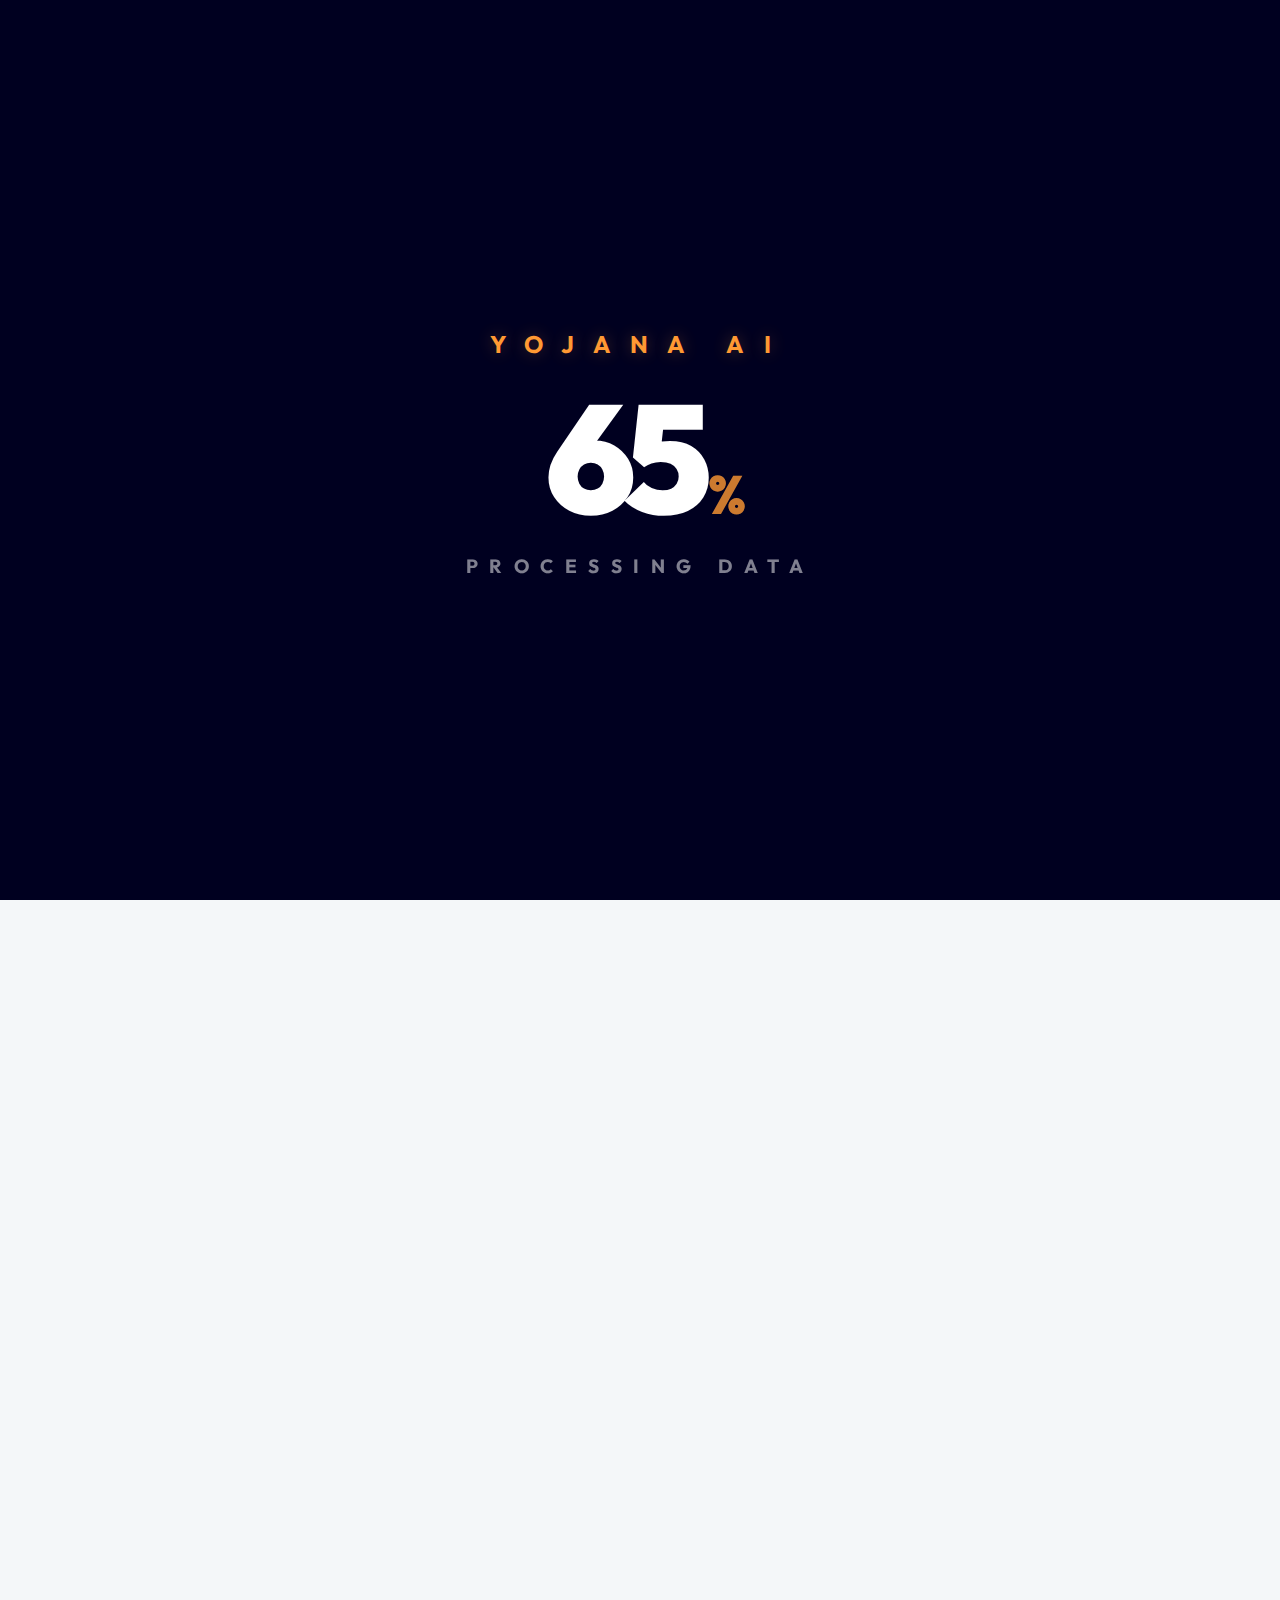
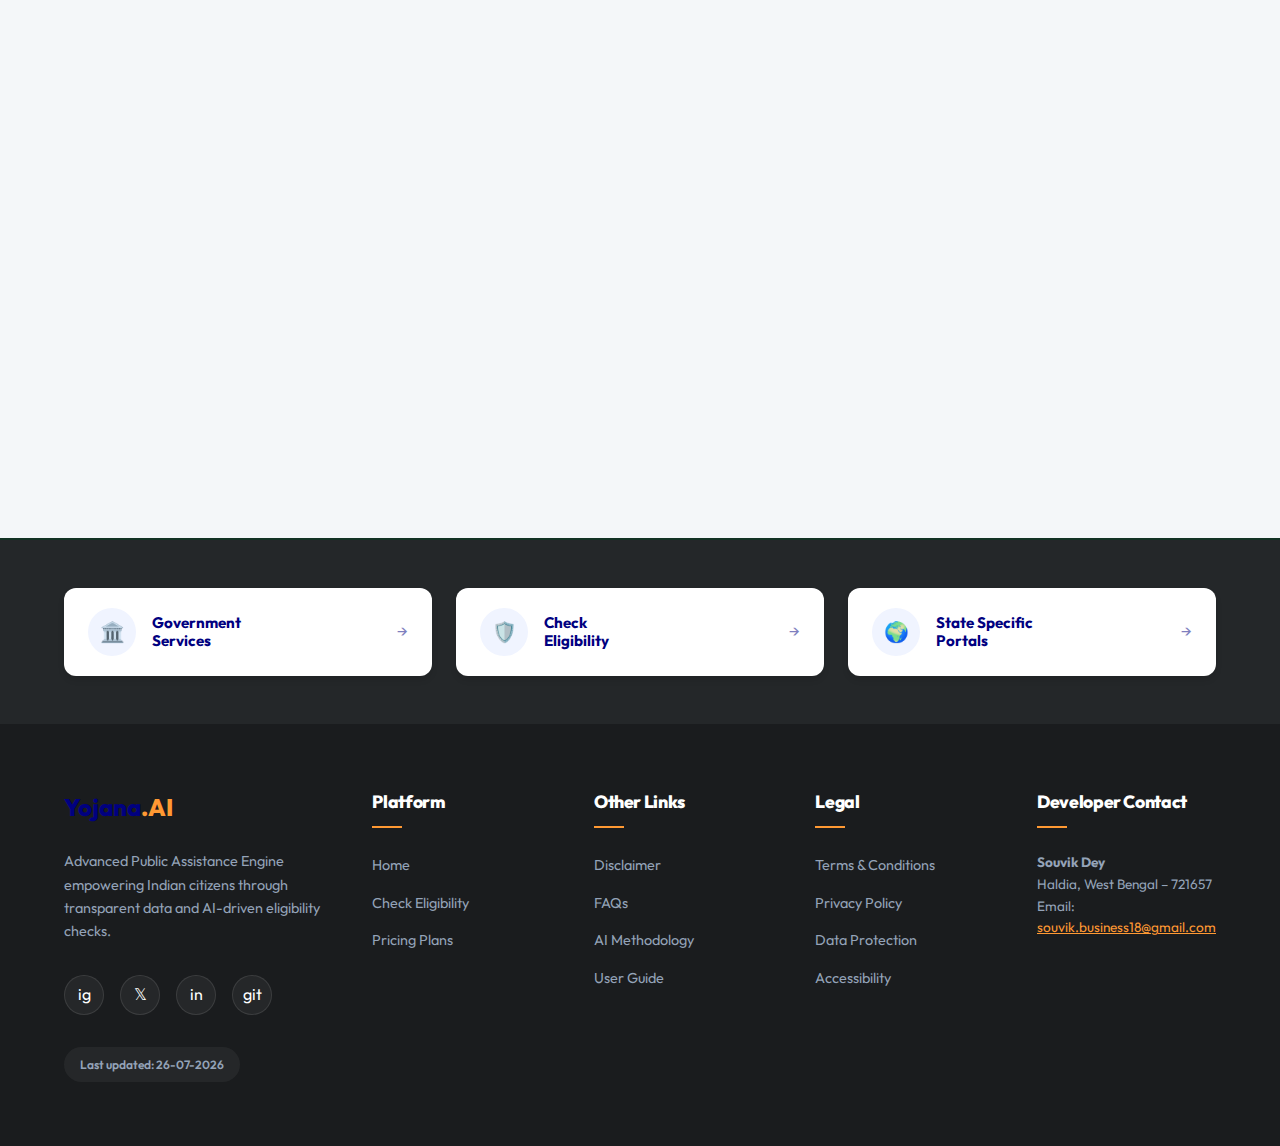
<file: frontend/data-protection.html>
<!DOCTYPE html>
<html lang="en">

<head>
    <meta charset="UTF-8">
    <meta name="viewport" content="width=device-width, initial-scale=1.0">
    <title>Data Protection - Yojana.AI</title>
    <meta name="description"
        content="How Yojana.AI protects your data in compliance with India's Digital Personal Data Protection Act 2023.">
    <link rel="preconnect" href="https://fonts.googleapis.com">
    <link rel="preconnect" href="https://fonts.gstatic.com" crossorigin>
    <link href="https://fonts.googleapis.com/css2?family=Outfit:wght@300;400;600;800&display=swap" rel="stylesheet">
    <link rel="stylesheet" href="styles/main.css">
    <style>
        .legal-content {
            line-height: 1.8;
            color: var(--text-main);
        }

        .legal-content h2 {
            margin-top: 2.5rem;
            margin-bottom: 1rem;
            font-size: 1.5rem;
            color: var(--ashoka-navy);
        }

        .legal-content p {
            margin-bottom: 1.25rem;
        }

        .data-grid {
            display: grid;
            grid-template-columns: repeat(auto-fit, minmax(240px, 1fr));
            gap: 1.5rem;
            margin: 2rem 0;
        }

        .data-card {
            background: var(--bg-soft);
            border: 1px solid var(--border-soft);
            border-radius: var(--radius-lg);
            padding: 1.75rem;
        }

        .data-card h3 {
            color: var(--ashoka-navy);
            font-size: 1rem;
            margin-bottom: 0.5rem;
        }

        .data-card p {
            font-size: 0.9rem;
            margin: 0;
            color: var(--text-muted);
        }
    </style>
</head>

<body>
    <nav>
        <a href="index.html" class="logo">Yojana<span>.AI</span></a>
        <div class="mobile-menu-toggle"><span></span><span></span><span></span></div>
        <div class="nav-links">
            <a href="index.html">Home</a>
            <a href="index.html#features">Features</a>
            <a href="pricing.html">Pricing</a>
            <a href="eligibility.html" class="btn btn-primary">Check Eligibility</a>
        </div>
    </nav>

    <main class="container" style="padding-top: 120px; padding-bottom: 80px;">
        <div class="institutional-panel animate-fade-in">
            <h1 class="section-title" style="margin-bottom: 0.5rem;">Data Protection</h1>
            <p style="color: var(--text-muted); margin-bottom: 3rem;">How we collect, protect, and handle your personal
                information under India's DPDPA 2023.</p>

            <div class="legal-content">
                <h2>Our Commitment</h2>
                <p>Yojana.AI is committed to safeguarding your personal data in full compliance with the <strong>Digital
                        Personal Data Protection Act (DPDPA) 2023</strong> of India. We collect only the minimum
                    information needed to determine your eligibility for government welfare schemes.</p>

                <div class="data-grid">
                    <div class="data-card">
                        <h3>&#128274; Encrypted Storage</h3>
                        <p>All data submitted through our platform is encrypted in transit (TLS 1.3) and at rest
                            (AES-256).</p>
                    </div>
                    <div class="data-card">
                        <h3>&#128683; No Sale of Data</h3>
                        <p>We never sell, rent, or share your personal information with third-party commercial entities.
                        </p>
                    </div>
                    <div class="data-card">
                        <h3>&#128336; Session-Only Processing</h3>
                        <p>Eligibility checks are processed in real-time. Profile data is not retained beyond your
                            active session unless you opt-in.</p>
                    </div>
                    <div class="data-card">
                        <h3>&#9989; Right to Erasure</h3>
                        <p>You may request deletion of any data associated with your session at any time by contacting
                            us.</p>
                    </div>
                </div>

                <h2>What Data We Collect</h2>
                <p>To match you with eligible government schemes, we collect the following profile attributes during
                    your eligibility check:</p>
                <ul style="margin-left: 1.5rem; margin-bottom: 1.25rem; line-height: 2;">
                    <li>Age, gender, and household size</li>
                    <li>State of residence and category (SC/ST/OBC/General)</li>
                    <li>Annual household income and occupation type</li>
                    <li>Land holding (for agricultural scheme eligibility)</li>
                </ul>
                <p>We do <strong>not</strong> collect Aadhaar numbers, PAN numbers, bank account details, or any
                    government-issued ID during the eligibility check process.</p>

                <h2>How We Use Your Data</h2>
                <p>Your inputs are used solely for matching your profile against the official eligibility criteria of
                    government welfare schemes catalogued in our database. The match is computed locally within the
                    session and no profile is stored on our servers beyond the duration of your browser session.</p>

                <h2>Data Retention</h2>
                <p>Session data (your eligibility profile) is automatically discarded when you close your browser tab.
                    Aggregate, anonymised statistics (e.g., "X users checked PMAY eligibility today") may be retained
                    for platform improvement, with no linkage to individual users.</p>

                <h2>Your Rights Under DPDPA 2023</h2>
                <p>As a data principal under the Digital Personal Data Protection Act 2023, you have the right to:</p>
                <ul style="margin-left: 1.5rem; margin-bottom: 1.25rem; line-height: 2;">
                    <li><strong>Access</strong> — Know what data we hold about you</li>
                    <li><strong>Correction</strong> — Request correction of inaccurate data</li>
                    <li><strong>Erasure</strong> — Request deletion of your data</li>
                    <li><strong>Grievance Redressal</strong> — Lodge a complaint with us or the Data Protection Board
                    </li>
                </ul>

                <h2>Contact the Data Fiduciary</h2>
                <p>For any data-related requests or concerns, please contact:</p>
                <div class="info-callout" style="margin-top: 1rem;">
                    <strong>Souvik Dey</strong> &mdash; Data Fiduciary, Yojana.AI<br>
                    Email: <a href="mailto:souvik.business18@gmail.com"
                        style="color: var(--primary-saffron);">souvik.business18@gmail.com</a><br>
                    Last Updated: March 2026
                </div>
            </div>
        </div>
    </main>

    <footer class="mega-footer">
        <div class="footer-quick-access">
            <div class="container">
                <div class="quick-access-grid">
                    <a href="index.html" class="footer-card">
                        <div class="footer-card-icon">&#127963;&#65039;</div>
                        <div class="footer-card-text">Government<br>Services</div>
                        <span style="opacity: 0.5;">&#8594;</span>
                    </a>
                    <a href="eligibility.html" class="footer-card">
                        <div class="footer-card-icon">&#128737;&#65039;</div>
                        <div class="footer-card-text">Check<br>Eligibility</div>
                        <span style="opacity: 0.5;">&#8594;</span>
                    </a>
                    <a href="state-portals.html" class="footer-card">
                        <div class="footer-card-icon">&#127757;</div>
                        <div class="footer-card-text">State Specific<br>Portals</div>
                        <span style="opacity: 0.5;">&#8594;</span>
                    </a>
                </div>
            </div>
        </div>

        <div class="container footer-main-content">
            <div class="footer-brand">
                <a href="index.html" class="logo"
                    style="margin-bottom: 1.5rem; display: block;">Yojana<span>.AI</span></a>
                <p>Advanced Public Assistance Engine empowering Indian citizens through transparent data and AI-driven
                    eligibility checks.</p>
                <div class="social-links">
                    <a href="https://www.instagram.com/oops_i_debugged_it?igsh=MXFkb3Zyb2tvZmQyZw==" target="_blank"
                        rel="noopener noreferrer" class="social-icon">ig</a>
                    <a href="#" class="social-icon">&#120143;</a>
                    <a href="https://www.linkedin.com/in/souvik-dey-400497366/" target="_blank"
                        rel="noopener noreferrer" class="social-icon">in</a>
                    <a href="https://github.com/Souvik-Dey-2029" target="_blank" rel="noopener noreferrer"
                        class="social-icon">git</a>
                </div>
                <div class="footer-last-updated">Last updated: 02-03-2026</div>
            </div>
            <div class="footer-col">
                <h3>Platform</h3>
                <ul class="footer-links">
                    <li><a href="index.html">Home</a></li>
                    <li><a href="eligibility.html">Check Eligibility</a></li>
                    <li><a href="pricing.html">Pricing Plans</a></li>
                </ul>
            </div>
            <div class="footer-col">
                <h3>Other Links</h3>
                <ul class="footer-links">
                    <li><a href="disclaimer.html">Disclaimer</a></li>
                    <li><a href="faq.html">FAQs</a></li>
                    <li><a href="methodology.html">AI Methodology</a></li>
                    <li><a href="user-guide.html">User Guide</a></li>
                </ul>
            </div>
            <div class="footer-col">
                <h3>Legal</h3>
                <ul class="footer-links">
                    <li><a href="terms.html">Terms &amp; Conditions</a></li>
                    <li><a href="privacy.html">Privacy Policy</a></li>
                    <li><a href="data-protection.html">Data Protection</a></li>
                    <li><a href="accessibility.html">Accessibility</a></li>
                </ul>
            </div>
            <div class="footer-col">
                <h3>Developer Contact</h3>
                <div class="contact-info">
                    <p><strong>Souvik Dey</strong></p>
                    <p>Haldia, West Bengal &ndash; 721657</p>
                    <p>Email: <a href="mailto:souvik.business18@gmail.com"
                            style="color: var(--primary-saffron);">souvik.business18@gmail.com</a></p>
                </div>
            </div>
        </div>
    </footer>

    <script src="js/main.js"></script>
</body>

</html>
</file>
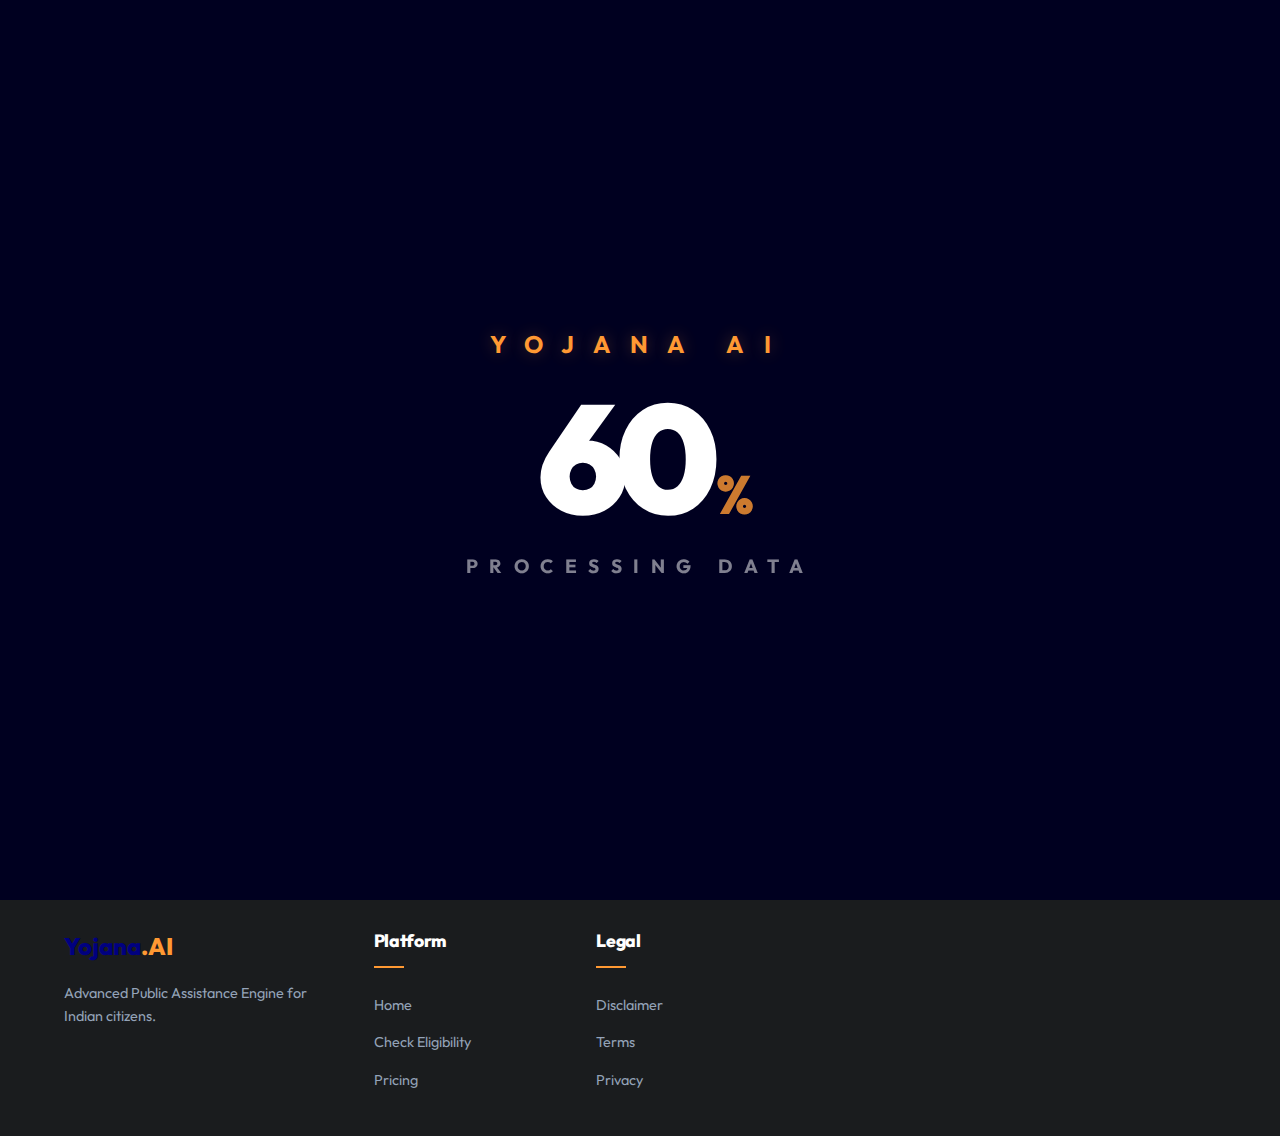
<file: frontend/dbt-checker.html>
<!DOCTYPE html>
<html lang="en">

<head>
    <meta charset="UTF-8">
    <meta name="viewport" content="width=device-width, initial-scale=1.0">
    <title>DBT Compatibility Checker – Yojana.AI</title>
    <meta name="description"
        content="Instantly check which of your eligible government schemes pay via Direct Benefit Transfer and confirm your bank's DBT compatibility.">
    <link rel="preconnect" href="https://fonts.googleapis.com">
    <link rel="preconnect" href="https://fonts.gstatic.com" crossorigin>
    <link href="https://fonts.googleapis.com/css2?family=Outfit:wght@300;400;600;800&display=swap" rel="stylesheet">
    <link rel="stylesheet" href="styles/main.css">
    <style>
        .dbt-hero {
            padding: 120px 1.5rem 60px;
            text-align: center;
        }

        .dbt-hero h1 {
            font-size: 2.8rem;
            color: var(--ashoka-navy);
            margin-bottom: 1rem;
        }

        .dbt-hero p {
            color: var(--text-muted);
            font-size: 1.1rem;
            max-width: 600px;
            margin: 0 auto 2.5rem;
        }

        .dbt-badge {
            display: inline-flex;
            align-items: center;
            gap: 0.5rem;
            background: rgba(4, 106, 56, 0.08);
            border: 1px solid rgba(4, 106, 56, 0.2);
            color: var(--gov-green);
            padding: 0.4rem 1rem;
            border-radius: 99px;
            font-size: 0.8rem;
            font-weight: 700;
            text-transform: uppercase;
            letter-spacing: 0.05em;
            margin-bottom: 1.5rem;
        }

        .dbt-form-card {
            background: rgba(255, 255, 255, 0.85);
            border-radius: 24px;
            padding: 2.5rem;
            box-shadow: var(--shadow-premium);
            backdrop-filter: blur(20px);
            border: 1px solid rgba(255, 255, 255, 0.4);
            max-width: 700px;
            margin: 0 auto 3rem;
        }

        .form-row {
            display: grid;
            grid-template-columns: 1fr 1fr;
            gap: 1.5rem;
            margin-bottom: 1.5rem;
        }

        @media (max-width: 600px) {
            .form-row {
                grid-template-columns: 1fr;
            }

            .dbt-hero h1 {
                font-size: 2rem;
            }
        }

        .form-group label {
            display: block;
            font-size: 0.8rem;
            font-weight: 800;
            text-transform: uppercase;
            letter-spacing: 0.05em;
            color: var(--ashoka-navy);
            margin-bottom: 0.5rem;
        }

        .form-group input,
        .form-group select {
            width: 100%;
            padding: 0.85rem 1rem;
            border-radius: 10px;
            border: 1px solid var(--border-soft);
            font-family: 'Outfit', sans-serif;
            font-size: 0.95rem;
            color: var(--text-main);
            background: white;
            transition: border-color 0.2s;
        }

        .form-group input:focus,
        .form-group select:focus {
            outline: none;
            border-color: var(--gov-green);
        }

        .note-text {
            font-size: 0.82rem;
            color: var(--text-muted);
            margin-top: 1rem;
            text-align: center;
        }

        /* Results */
        #dbt-results {
            display: none;
        }

        .compat-banner {
            border-radius: 16px;
            padding: 1.5rem 2rem;
            margin-bottom: 2rem;
            display: flex;
            align-items: flex-start;
            gap: 1.25rem;
            border: 1.5px solid;
        }

        .compat-banner.success {
            background: rgba(4, 106, 56, 0.06);
            border-color: rgba(4, 106, 56, 0.25);
        }

        .compat-banner.warning {
            background: rgba(255, 153, 51, 0.06);
            border-color: rgba(255, 153, 51, 0.3);
        }

        .compat-icon {
            font-size: 2rem;
            flex-shrink: 0;
            margin-top: 0.1rem;
        }

        .compat-title {
            font-weight: 800;
            font-size: 1.1rem;
            color: var(--ashoka-navy);
            margin-bottom: 0.4rem;
        }

        .compat-detail {
            font-size: 0.9rem;
            color: var(--text-muted);
            line-height: 1.5;
        }

        .section-label {
            font-size: 0.8rem;
            font-weight: 800;
            text-transform: uppercase;
            letter-spacing: 0.06em;
            color: var(--text-muted);
            margin-bottom: 1.25rem;
            padding-bottom: 0.5rem;
            border-bottom: 1px solid var(--border-soft);
        }

        .dbt-scheme-grid {
            display: grid;
            grid-template-columns: repeat(auto-fill, minmax(250px, 1fr));
            gap: 1rem;
            margin-bottom: 2.5rem;
        }

        .dbt-scheme-chip {
            background: white;
            border: 1px solid var(--border-soft);
            border-radius: 12px;
            padding: 1rem 1.25rem;
            display: flex;
            align-items: center;
            gap: 0.85rem;
            transition: all 0.2s ease;
        }

        .dbt-scheme-chip:hover {
            border-color: var(--gov-green);
            box-shadow: 0 4px 14px rgba(4, 106, 56, 0.08);
            transform: translateY(-2px);
        }

        .chip-icon {
            font-size: 1.6rem;
            flex-shrink: 0;
        }

        .chip-name {
            font-weight: 700;
            font-size: 0.88rem;
            color: var(--ashoka-navy);
            line-height: 1.3;
        }

        .chip-cat {
            font-size: 0.75rem;
            color: var(--text-muted);
            font-weight: 600;
            margin-top: 0.1rem;
        }

        .chip-dbt-tag {
            margin-left: auto;
            padding: 0.2rem 0.5rem;
            background: rgba(4, 106, 56, 0.08);
            color: var(--gov-green);
            border-radius: 6px;
            font-size: 0.65rem;
            font-weight: 800;
            letter-spacing: 0.04em;
            flex-shrink: 0;
        }

        .no-dbt-msg {
            text-align: center;
            padding: 2rem;
            color: var(--text-muted);
            font-size: 0.95rem;
            background: var(--bg-warm);
            border-radius: 14px;
            margin-bottom: 2rem;
        }

        /* Seeding Checklist */
        .checklist {
            display: flex;
            flex-direction: column;
            gap: 1rem;
        }

        .checklist-item {
            background: white;
            border: 1px solid var(--border-soft);
            border-radius: 14px;
            padding: 1.25rem 1.5rem;
            display: flex;
            align-items: flex-start;
            gap: 1.25rem;
            transition: all 0.2s;
        }

        .checklist-item:hover {
            border-color: var(--primary-saffron);
            box-shadow: 0 4px 14px rgba(255, 153, 51, 0.08);
        }

        .checklist-num {
            width: 36px;
            height: 36px;
            border-radius: 50%;
            background: linear-gradient(135deg, var(--primary-saffron), var(--gov-green));
            color: white;
            font-weight: 800;
            font-size: 0.9rem;
            display: flex;
            align-items: center;
            justify-content: center;
            flex-shrink: 0;
        }

        .checklist-title {
            font-weight: 800;
            font-size: 0.95rem;
            color: var(--ashoka-navy);
            margin-bottom: 0.3rem;
        }

        .checklist-detail {
            font-size: 0.85rem;
            color: var(--text-muted);
            line-height: 1.5;
        }

        .loading-spinner {
            display: none;
            text-align: center;
            padding: 2rem;
            color: var(--text-muted);
            font-size: 0.95rem;
        }

        .stat-strip {
            display: flex;
            gap: 1.5rem;
            margin-bottom: 2rem;
            flex-wrap: wrap;
        }

        .stat-pill {
            background: white;
            border: 1px solid var(--border-soft);
            border-radius: 99px;
            padding: 0.5rem 1.25rem;
            font-size: 0.85rem;
            font-weight: 700;
            color: var(--ashoka-navy);
            display: flex;
            align-items: center;
            gap: 0.5rem;
        }

        .stat-pill span {
            color: var(--gov-green);
            font-size: 1.1rem;
            font-weight: 800;
        }
    </style>
</head>

<body>
    <nav>
        <a href="index.html" class="logo">Yojana<span>.AI</span></a>
        <div class="mobile-menu-toggle" id="mobile-toggle">
            <span></span><span></span><span></span>
        </div>
        <div class="nav-links" id="nav-links">
            <a href="index.html">Home</a>
            <a href="index.html#features">Features</a>
            <a href="pricing.html">Pricing</a>
            <a href="eligibility.html" class="btn btn-primary">Check Eligibility</a>
        </div>
    </nav>

    <main>
        <section class="dbt-hero container">
            <div class="dbt-badge">🏦 Direct Benefit Transfer Checker</div>
            <h1>Is Your Bank <span style="color:var(--gov-green);">DBT-Ready?</span></h1>
            <p>Find out which of your eligible schemes pay cash directly to your bank account, and get a personalised
                Aadhaar seeding checklist.</p>
        </section>

        <section class="container" style="padding-bottom: 60px;">
            <div class="dbt-form-card">
                <div class="form-row">
                    <div class="form-group">
                        <label for="bank-name">Your Bank Name</label>
                        <select id="bank-name">
                            <option value="">-- Select Your Bank --</option>
                            <optgroup label="Public Sector Banks">
                                <option value="State Bank of India">State Bank of India (SBI)</option>
                                <option value="Bank of Baroda">Bank of Baroda</option>
                                <option value="Punjab National Bank">Punjab National Bank (PNB)</option>
                                <option value="Canara Bank">Canara Bank</option>
                                <option value="Union Bank of India">Union Bank of India</option>
                                <option value="Bank of India">Bank of India</option>
                                <option value="Central Bank of India">Central Bank of India</option>
                                <option value="Indian Bank">Indian Bank</option>
                                <option value="Indian Overseas Bank">Indian Overseas Bank</option>
                                <option value="UCO Bank">UCO Bank</option>
                                <option value="Bank of Maharashtra">Bank of Maharashtra</option>
                                <option value="Punjab and Sind Bank">Punjab and Sind Bank</option>
                                <option value="IDBI Bank">IDBI Bank</option>
                            </optgroup>
                            <optgroup label="Private Sector Banks">
                                <option value="HDFC Bank">HDFC Bank</option>
                                <option value="ICICI Bank">ICICI Bank</option>
                                <option value="Axis Bank">Axis Bank</option>
                                <option value="Kotak Mahindra Bank">Kotak Mahindra Bank</option>
                                <option value="Yes Bank">Yes Bank</option>
                                <option value="IndusInd Bank">IndusInd Bank</option>
                                <option value="IDFC First Bank">IDFC First Bank</option>
                                <option value="Federal Bank">Federal Bank</option>
                                <option value="South Indian Bank">South Indian Bank</option>
                                <option value="Karur Vysya Bank">Karur Vysya Bank</option>
                                <option value="Karnataka Bank">Karnataka Bank</option>
                                <option value="City Union Bank">City Union Bank</option>
                                <option value="Tamilnad Mercantile Bank">Tamilnad Mercantile Bank</option>
                                <option value="DCB Bank">DCB Bank</option>
                                <option value="RBL Bank">RBL Bank</option>
                                <option value="Dhanlaxmi Bank">Dhanlaxmi Bank</option>
                                <option value="Nainital Bank">Nainital Bank</option>
                                <option value="Catholic Syrian Bank">Catholic Syrian Bank</option>
                            </optgroup>
                            <optgroup label="Small Finance Banks">
                                <option value="AU Small Finance Bank">AU Small Finance Bank</option>
                                <option value="Equitas Small Finance Bank">Equitas Small Finance Bank</option>
                                <option value="Ujjivan Small Finance Bank">Ujjivan Small Finance Bank</option>
                                <option value="Jana Small Finance Bank">Jana Small Finance Bank</option>
                                <option value="Fincare Small Finance Bank">Fincare Small Finance Bank</option>
                                <option value="Bandhan Bank">Bandhan Bank</option>
                            </optgroup>
                            <optgroup label="Payments & Post Office Banks">
                                <option value="India Post Payments Bank">India Post Payments Bank (IPPB)</option>
                                <option value="Airtel Payments Bank">Airtel Payments Bank</option>
                                <option value="Post Office Savings Bank">Post Office Savings Bank</option>
                            </optgroup>
                            <optgroup label="Regional Rural Banks">
                                <option value="Gramin Bank">Regional Rural Bank / Gramin Bank</option>
                            </optgroup>
                        </select>
                    </div>
                    <div class="form-group">
                        <label for="account-type">Account Type</label>
                        <select id="account-type">
                            <option value="Savings">Savings Account</option>
                            <option value="Current">Current Account</option>
                            <option value="Jan Dhan">Jan Dhan Account</option>
                        </select>
                    </div>
                </div>

                <button class="btn btn-primary" id="check-btn" onclick="runDBTCheck()"
                    style="width:100%; font-size:1rem;">
                    🔍 Check DBT Compatibility
                </button>
                <p class="note-text">💡 Already checked eligibility? Your DBT-linked schemes will be pre-loaded
                    automatically.</p>
            </div>

            <div class="loading-spinner" id="loading">⏳ Checking DBT status…</div>

            <div id="dbt-results">
                <!-- Injected by JS -->
            </div>
        </section>
    </main>

    <footer class="mega-footer">
        <div class="container footer-main-content" style="padding: 2rem 1.5rem;">
            <div class="footer-brand">
                <a href="index.html" class="logo"
                    style="margin-bottom: 1rem; display: block;">Yojana<span>.AI</span></a>
                <p>Advanced Public Assistance Engine for Indian citizens.</p>
            </div>
            <div class="footer-col">
                <h3>Platform</h3>
                <ul class="footer-links">
                    <li><a href="index.html">Home</a></li>
                    <li><a href="eligibility.html">Check Eligibility</a></li>
                    <li><a href="pricing.html">Pricing</a></li>
                </ul>
            </div>
            <div class="footer-col">
                <h3>Legal</h3>
                <ul class="footer-links">
                    <li><a href="disclaimer.html">Disclaimer</a></li>
                    <li><a href="terms.html">Terms</a></li>
                    <li><a href="privacy.html">Privacy</a></li>
                </ul>
            </div>
        </div>
    </footer>

    <script src="js/main.js"></script>
    <script>
        // Pre-load eligible scheme IDs from sessionStorage (set by results page)
        const savedSchemeIds = JSON.parse(sessionStorage.getItem('eligible_scheme_ids') || '[]');

        async function runDBTCheck() {
            const bankName = document.getElementById('bank-name').value.trim();
            const accountType = document.getElementById('account-type').value;

            if (!bankName) {
                const sel = document.getElementById('bank-name');
                sel.style.borderColor = 'var(--primary-saffron)';
                sel.focus();
                return;
            }
            document.getElementById('bank-name').style.borderColor = '';

            const btn = document.getElementById('check-btn');
            const loading = document.getElementById('loading');
            const results = document.getElementById('dbt-results');

            btn.disabled = true;
            btn.textContent = '⏳ Checking…';
            loading.style.display = 'block';
            results.style.display = 'none';

            try {
                const response = await fetch('/api/dbt-check', {
                    method: 'POST',
                    headers: { 'Content-Type': 'application/json' },
                    body: JSON.stringify({
                        bank_name: bankName,
                        account_type: accountType,
                        eligible_scheme_ids: savedSchemeIds
                    })
                });

                if (!response.ok) throw new Error('Server error');
                const data = await response.json();
                renderResults(data);

            } catch (err) {
                results.innerHTML = `<div class="compat-banner warning">
                    <div class="compat-icon">⚠️</div>
                    <div><div class="compat-title">Connection Error</div>
                    <div class="compat-detail">Could not reach the server. Please ensure the backend is running and try again.</div></div>
                </div>`;
                results.style.display = 'block';
            } finally {
                loading.style.display = 'none';
                btn.disabled = false;
                btn.textContent = '🔍 Check DBT Compatibility';
            }
        }

        function renderResults(data) {
            const results = document.getElementById('dbt-results');
            const isDiscovery = savedSchemeIds.length === 0;

            // Compatibility banner
            const bannerClass = data.is_bank_compatible ? 'success' : 'warning';
            const bannerIcon = data.is_bank_compatible ? '🏦' : '⚠️';
            const bannerTitle = data.is_bank_compatible
                ? `${data.bank_name} — DBT Compatible`
                : `Bank Not Verified`;

            // Stat strip
            const statStrip = `
                <div class="stat-strip">
                    <div class="stat-pill">DBT-linked schemes found: <span>${data.total_dbt_schemes}</span></div>
                    <div class="stat-pill">Bank: <span>${data.bank_name}</span></div>
                    <div class="stat-pill">Account: <span>${data.account_type}</span></div>
                </div>`;

            // Scheme chips
            let schemeHTML = '';
            if (data.dbt_schemes.length === 0) {
                schemeHTML = `<div class="no-dbt-msg">
                    ${isDiscovery
                        ? '🔍 No DBT schemes found. <a href="eligibility.html">Run an eligibility check first</a> to see your personalised DBT schemes.'
                        : '✅ None of your eligible schemes use DBT — benefits may come as services (e.g. health cover, meals) rather than cash transfers.'}
                </div>`;
            } else {
                schemeHTML = `<div class="dbt-scheme-grid">` +
                    data.dbt_schemes.map(s => `
                        <div class="dbt-scheme-chip">
                            <div class="chip-icon">${s.icon}</div>
                            <div>
                                <div class="chip-name">${s.name}</div>
                                <div class="chip-cat">${s.category}</div>
                            </div>
                            <div class="chip-dbt-tag">DBT</div>
                        </div>`).join('') +
                    `</div>`;
            }

            // Seeding checklist
            const checklistHTML = data.seeding_checklist.map(item => `
                <div class="checklist-item">
                    <div class="checklist-num">${item.step}</div>
                    <div>
                        <div class="checklist-title">${item.icon} ${item.title}</div>
                        <div class="checklist-detail">${item.detail}</div>
                    </div>
                </div>`).join('');

            results.innerHTML = `
                <div class="institutional-panel">
                    <div class="compat-banner ${bannerClass}">
                        <div class="compat-icon">${bannerIcon}</div>
                        <div>
                            <div class="compat-title">${bannerTitle}</div>
                            <div class="compat-detail">${data.compatibility_note}</div>
                        </div>
                    </div>

                    ${statStrip}

                    <div class="section-label">
                        ${isDiscovery ? '📋 All DBT-Enabled Schemes (Discovery Mode)' : '📋 Your Eligible DBT-Linked Schemes'}
                    </div>
                    ${schemeHTML}

                    <div class="section-label" style="margin-top: 2rem;">✅ Aadhaar Bank Seeding Checklist</div>
                    <div class="checklist">${checklistHTML}</div>

                    <div style="text-align:center; margin-top:2rem;">
                        <a href="eligibility.html" class="btn btn-primary" style="margin-right:1rem;">Run Eligibility Check</a>
                        <button class="btn glass" onclick="window.print()">🖨 Print Checklist</button>
                    </div>
                </div>`;

            results.style.display = 'block';
            results.scrollIntoView({ behavior: 'smooth', block: 'start' });
        }

        // No URL param pre-fill needed — bank is now a dropdown
    </script>
</body>

</html>
</file>
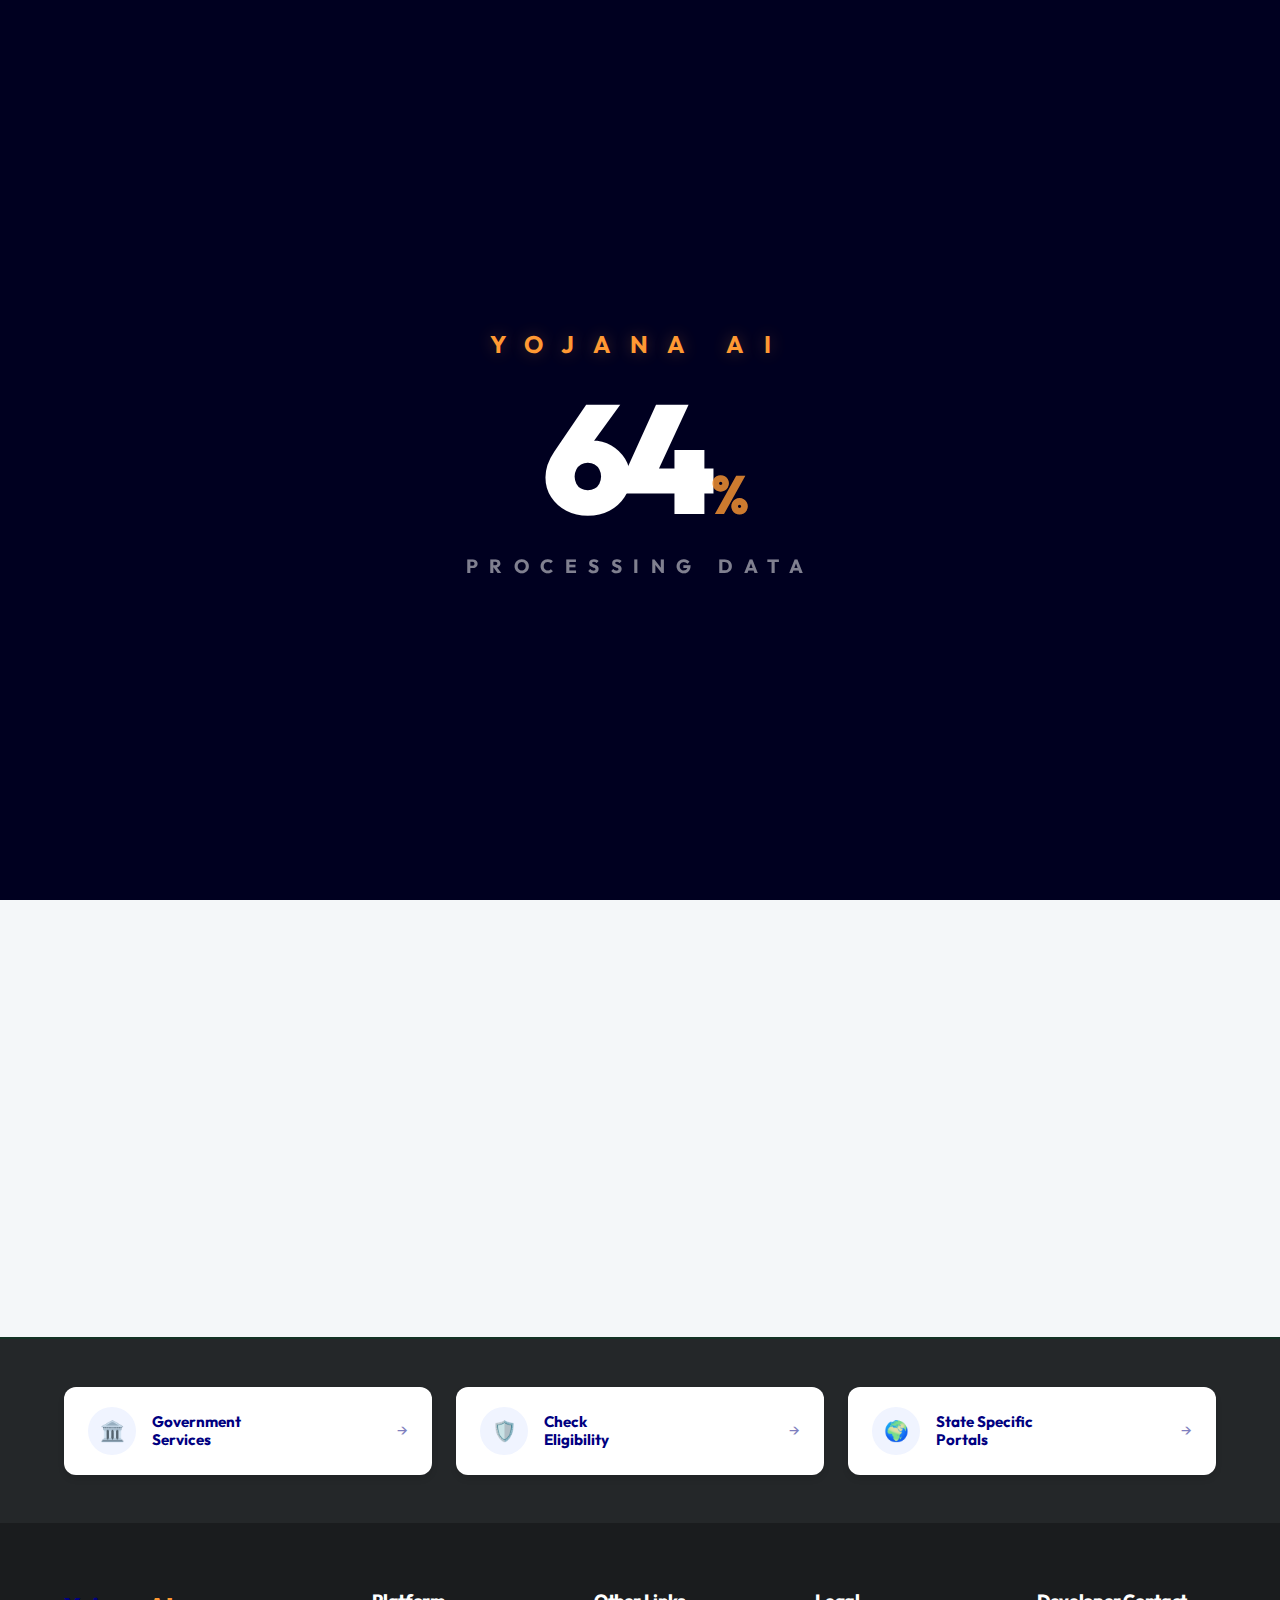
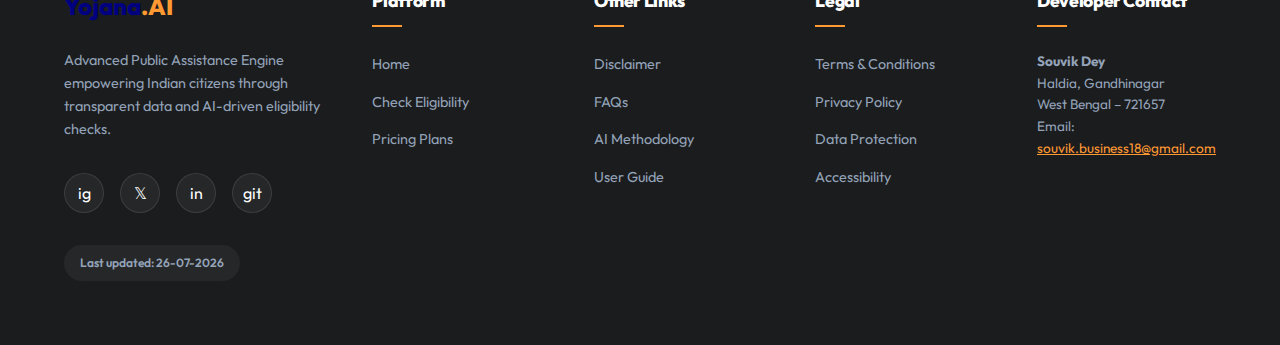
<file: frontend/disclaimer.html>
<!DOCTYPE html>
<html lang="en">

<head>
    <meta charset="UTF-8">
    <meta name="viewport" content="width=device-width, initial-scale=1.0">
    <title>Disclaimer - Yojana.AI</title>
    <link rel="preconnect" href="https://fonts.googleapis.com">
    <link rel="preconnect" href="https://fonts.gstatic.com" crossorigin>
    <link href="https://fonts.googleapis.com/css2?family=Outfit:wght@300;400;600;800&display=swap" rel="stylesheet">
    <link rel="stylesheet" href="styles/main.css">
    <style>
        .legal-content {
            line-height: 1.8;
            color: var(--text-main);
        }

        .legal-content h2 {
            margin-top: 2.5rem;
            margin-bottom: 1rem;
            font-size: 1.5rem;
        }

        .legal-content p {
            margin-bottom: 1.25rem;
        }
    </style>
</head>

<body>
    <nav>
        <a href="index.html" class="logo">Yojana<span>.AI</span></a>
        <div class="nav-links">
            <a href="index.html">Home</a>
            <a href="eligibility.html" class="btn btn-primary">Check Eligibility</a>
        </div>
    </nav>


    <main class="container" style="padding-top: 120px; padding-bottom: 80px;">
        <div class="institutional-panel animate-fade-in">
            <h1 class="section-title" style="margin-bottom: 2rem;">Disclaimer</h1>
            <div class="legal-content">
                <p>Please read this disclaimer carefully before using Yojana.AI.</p>

                <h2>1. Source of Information</h2>
                <p>The information provided on Yojana.AI regarding government schemes, eligibility criteria, and
                    benefits is sourced from publicly available government portals, official gazettes, and public
                    announcements. While we strive to keep the information accurate and up-to-date, we do not guarantee
                    its absolute accuracy at all times as government policies may change without prior notice.</p>

                <h2>2. Probabilistic Predictions</h2>
                <p>Any "Approval Probability" or "Matching Score" generated by Yojana.AI is a mathematical estimation
                    based on machine learning models and provided user inputs. These scores are strictly
                    <strong>probabilistic</strong> and are intended for informational guidance only. They do not
                    constitute a legal guarantee of eligibility or approval.
                </p>

                <h2>3. Final Authority</h2>
                <p>Yojana.AI is not a decision-making body. The final authority to decide on your eligibility and to
                    approve or reject your application rests solely with the respective government department or issuing
                    authority. Users must follow the official application process prescribed by the government.</p>

                <h2>4. No Liability for Outcomes</h2>
                <p>Yojana.AI and its developers shall not be responsible or liable for any rejection of applications,
                    financial losses, or any other outcomes resulting from the use of this platform. We are a digital
                    assistant tool, not a legal or government representative.</p>

                <div class="info-callout" style="margin-top: 3rem;">
                    Last Updated: Feb 24, 2026. This platform is an independent digital public assistance tool.
                </div>
            </div>
        </div>
    </main>

    <footer class="mega-footer">
                <div class="footer-quick-access">
            <div class="container">
                <div class="quick-access-grid">
                    <a href="index.html" class="footer-card">
                        <div class="footer-card-icon">&#127963;&#65039;</div>
                        <div class="footer-card-text">Government<br>Services</div>
                        <span style="opacity: 0.5;">&#8594;</span>
                    </a>
                    <a href="eligibility.html" class="footer-card">
                        <div class="footer-card-icon">&#128737;&#65039;</div>
                        <div class="footer-card-text">Check<br>Eligibility</div>
                        <span style="opacity: 0.5;">&#8594;</span>
                    </a>
                    <a href="state-portals.html" class="footer-card">
                        <div class="footer-card-icon">&#127757;</div>
                        <div class="footer-card-text">State Specific<br>Portals</div>
                        <span style="opacity: 0.5;">&#8594;</span>
                    </a>
                </div>
            </div>
        </div>

        <div class="container footer-main-content">
            <div class="footer-brand">
                <a href="index.html" class="logo"
                    style="margin-bottom: 1.5rem; display: block;">Yojana<span>.AI</span></a>
                <p>Advanced Public Assistance Engine empowering Indian citizens through transparent data and AI-driven
                    eligibility checks.</p>
                <div class="social-links">
                    <a href="https://www.instagram.com/oops_i_debugged_it?igsh=MXFkb3Zyb2tvZmQyZw==" target="_blank"
                        rel="noopener noreferrer" class="social-icon">ig</a>
                    <a href="#" class="social-icon">𝕏</a>
                    <a href="https://www.linkedin.com/in/souvik-dey-400497366/" target="_blank"
                        rel="noopener noreferrer" class="social-icon">in</a>
                    <a href="https://github.com/Souvik-Dey-2029" target="_blank" rel="noopener noreferrer"
                        class="social-icon">git</a>
                </div>
                <div class="footer-last-updated">Last updated: 24-02-2026</div>
            </div>

            <div class="footer-col">
                <h3>Platform</h3>
                <ul class="footer-links">
                    <li><a href="index.html">Home</a></li>
                    <li><a href="eligibility.html">Check Eligibility</a></li>
                    <li><a href="pricing.html">Pricing Plans</a></li>
                </ul>
            </div>

            <div class="footer-col">
                <h3>Other Links</h3>
                <ul class="footer-links">
                    <li><a href="disclaimer.html">Disclaimer</a></li>
                    <li><a href="faq.html">FAQs</a></li>
                    <li><a href="methodology.html">AI Methodology</a></li>
                    <li><a href="user-guide.html">User Guide</a></li>
                </ul>
            </div>

            <div class="footer-col">
                <h3>Legal</h3>
                <ul class="footer-links">
                    <li><a href="terms.html">Terms & Conditions</a></li>
                    <li><a href="privacy.html">Privacy Policy</a></li>
                    <li><a href="data-protection.html">Data Protection</a></li>
                    <li><a href="accessibility.html">Accessibility</a></li>
                </ul>
            </div>

            <div class="footer-col">
                <h3>Developer Contact</h3>
                <div class="contact-info">
                    <p><strong>Souvik Dey</strong></p>
                    <p>Haldia, Gandhinagar</p>
                    <p>West Bengal – 721657</p>
                    <p>Email: <a href="mailto:souvik.business18@gmail.com" style="color:var(--primary-saffron)">souvik.business18@gmail.com</a></p>
                </div>
            </div>
        </div>
    </footer>

    <script src="js/main.js"></script>
</body>

</html>
</file>
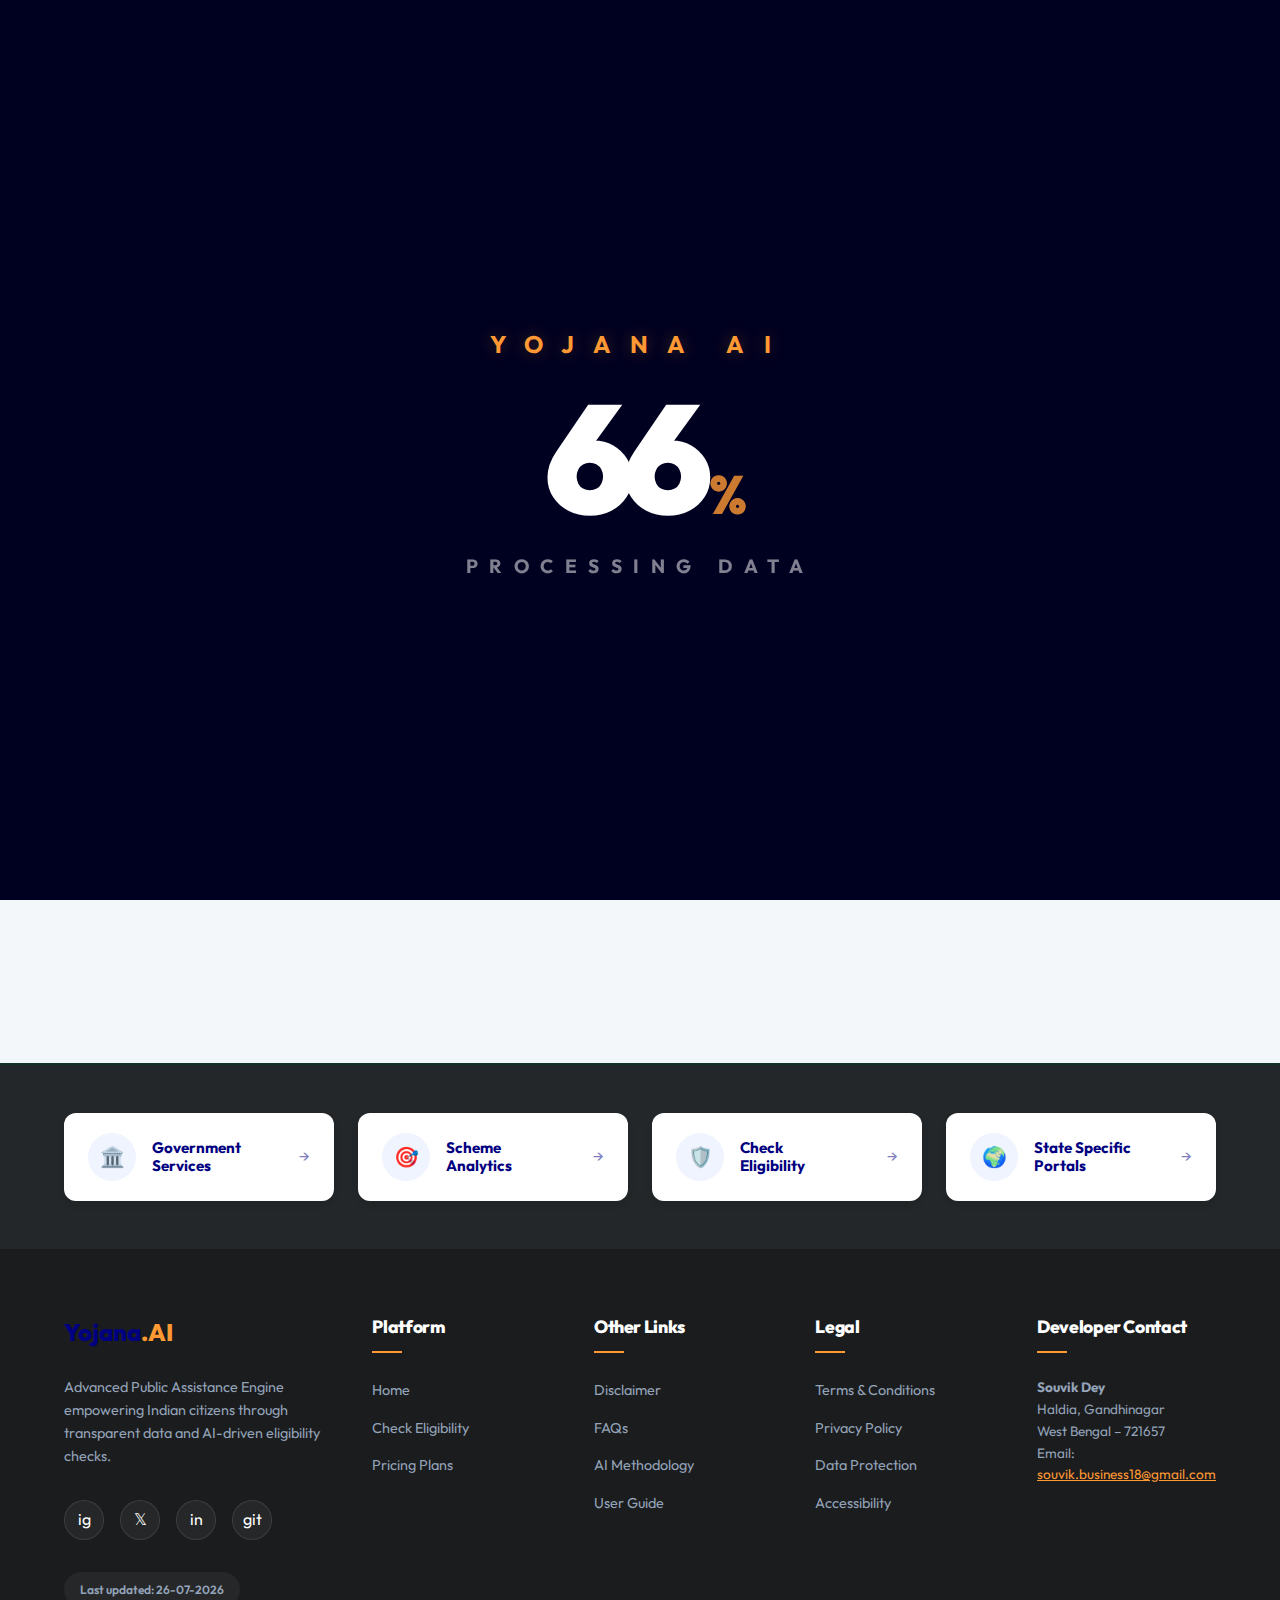
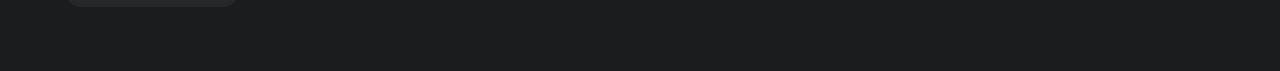
<file: frontend/eligibility.html>
<!DOCTYPE html>
<html lang="en">

<head>
    <meta charset="UTF-8">
    <meta name="viewport" content="width=device-width, initial-scale=1.0">
    <title>Check Eligibility - Yojana.AI</title>
    <link href="https://fonts.googleapis.com/css2?family=Outfit:wght@300;400;600;800&display=swap" rel="stylesheet">
    <link rel="stylesheet" href="styles/main.css">
    <link rel="stylesheet" href="styles/eligibility.css">
</head>

<body>
    <nav>
        <a href="index.html" class="logo">Yojana<span>.AI</span></a>

        <!-- Mobile Menu Toggle (Task 3) -->
        <div class="mobile-menu-toggle">
            <span></span>
            <span></span>
            <span></span>
        </div>

        <div class="nav-links">
            <a href="index.html">Home</a>
            <a href="index.html#features">Features</a>
            <a href="pricing.html">Pricing</a>
            <a href="eligibility.html" class="btn btn-primary" style="padding: 0.75rem 1.8rem;">Check Eligibility</a>
        </div>
    </nav>


    <main class="container" style="padding: 100px 0 80px;">
        <div class="institutional-panel scroll-reveal" style="max-width: 850px; margin: 0 auto;">
            <h1 class="text-center" style="margin-bottom: 1.5rem; font-size: 2.75rem;">Confirm Your Eligibility</h1>
            <p class="text-center"
                style="margin-bottom: 3.5rem; color: var(--text-muted); font-size: 1.2rem; font-weight: 500;">Please
                provide accurate details to find
                the most relevant national welfare schemes for your profile.</p>

            <div class="progress-container" style="margin-bottom: 2rem;">
                <div class="progress-bar" id="progress-bar"></div>
            </div>

            <form id="eligibility-form">
                <!-- Step 1: Personal -->
                <div class="step active" id="step-1">
                    <h3>Personal Information</h3>
                    <div class="input-group">
                        <label for="name">Full Name</label>
                        <input type="text" id="name" name="name" placeholder="Enter your name" required>
                    </div>
                    <div class="input-group">
                        <label for="age">Age</label>
                        <input type="number" id="age" name="age" placeholder="e.g. 25" required>
                    </div>
                    <div class="input-group">
                        <label for="gender">Gender</label>
                        <select id="gender" name="gender" required>
                            <option value="">Select Gender</option>
                            <option value="Male">Male</option>
                            <option value="Female">Female</option>
                            <option value="Other">Other</option>
                        </select>
                    </div>
                    <div class="btn-group">
                        <button type="button" class="btn btn-primary next-step">Next Step</button>
                    </div>
                </div>

                <!-- Step 2: Location -->
                <div class="step" id="step-2">
                    <h3>Location & Category</h3>
                    <div class="input-group">
                        <label for="state">State</label>
                        <select id="state" name="state" required>
                            <option value="">Select State</option>
                            <option value="West Bengal">West Bengal</option>
                            <option value="Maharashtra">Maharashtra</option>
                            <option value="Uttar Pradesh">Uttar Pradesh</option>
                            <option value="Tamil Nadu">Tamil Nadu</option>
                            <option value="Karnataka">Karnataka</option>
                            <option value="Gujarat">Gujarat</option>
                            <option value="Rajasthan">Rajasthan</option>
                            <option value="Bihar">Bihar</option>
                            <option value="Madhya Pradesh">Madhya Pradesh</option>
                            <option value="Other">Other (National)</option>
                        </select>
                    </div>
                    <div class="input-group">
                        <label for="category">Category</label>
                        <select id="category" name="category" required>
                            <option value="General">General</option>
                            <option value="SC">SC</option>
                            <option value="ST">ST</option>
                            <option value="OBC">OBC</option>
                            <option value="EWS">EWS</option>
                        </select>
                    </div>
                    <div class="btn-group">
                        <button type="button" class="btn glass prev-step">Back</button>
                        <button type="button" class="btn btn-primary next-step">Next Step</button>
                    </div>
                </div>

                <!-- Step 3: Finance -->
                <div class="step" id="step-3">
                    <h3>Financial Status</h3>
                    <div class="input-group">
                        <label for="income">Annual Family Income (in Lakhs)</label>
                        <input type="number" step="0.1" id="income" name="income" placeholder="e.g. 2.5" required>
                    </div>
                    <div class="input-group">
                        <label>Do you own agricultural land?</label>
                        <div style="display: flex; gap: 2rem; margin-top: 0.5rem;">
                            <label style="display: flex; align-items: center; gap: 0.5rem;"><input type="radio"
                                    name="land" value="true"> Yes</label>
                            <label style="display: flex; align-items: center; gap: 0.5rem;"><input type="radio"
                                    name="land" value="false" checked> No</label>
                        </div>
                    </div>
                    <div class="btn-group">
                        <button type="button" class="btn glass prev-step">Back</button>
                        <button type="button" class="btn btn-primary next-step">Next Step</button>
                    </div>
                </div>

                <!-- Step 4: Work/Education -->
                <div class="step" id="step-4">
                    <h3>Occupation & Education</h3>
                    <div class="input-group">
                        <label for="occupation">Current Occupation</label>
                        <select id="occupation" name="occupation" required>
                            <option value="Student">Student</option>
                            <option value="Farmer">Farmer</option>
                            <option value="Business Owner">Business Owner</option>
                            <option value="Artisan">Artisan</option>
                            <option value="Self-Employed">Self-Employed</option>
                            <option value="Unemployed">Unemployed</option>
                        </select>
                    </div>
                    <div class="input-group">
                        <label for="education">Highest Education</label>
                        <select id="education" name="education" required>
                            <option value="10th">10th Pass</option>
                            <option value="12th">12th Pass</option>
                            <option value="Graduate">Graduate</option>
                            <option value="Post-Graduate">Post-Graduate</option>
                        </select>
                    </div>
                    <div class="btn-group">
                        <button type="button" class="btn glass prev-step">Back</button>
                        <button type="button" class="btn btn-primary next-step">Next Step</button>
                    </div>
                </div>

                <!-- Step 5: Final -->
                <div class="step" id="step-5">
                    <h3>Final Registration</h3>
                    <div class="input-group">
                        <label>Do you have a physical disability?</label>
                        <div style="display: flex; gap: 2rem; margin-top: 0.5rem;">
                            <label style="display: flex; align-items: center; gap: 0.5rem;"><input type="radio"
                                    name="disability" value="true"> Yes</label>
                            <label style="display: flex; align-items: center; gap: 0.5rem;"><input type="radio"
                                    name="disability" value="false" checked> No</label>
                        </div>
                    </div>
                    <div class="input-group">
                        <label for="language">Display Results In</label>
                        <select id="language" name="language">
                            <option value="en">English</option>
                            <option value="hi">Hindi (हिन्दी)</option>
                            <option value="bn">Bengali (বাংলা)</option>
                            <option value="ta">Tamil (தமிழ்)</option>
                            <option value="mr">Marathi (मराठी)</option>
                        </select>
                    </div>
                    <div class="btn-group">
                        <button type="button" class="btn glass prev-step">Back</button>
                        <button type="submit" class="btn btn-primary">Discover My Benefits</button>
                    </div>
                </div>
            </form>
        </div>
    </main>

    <footer class="mega-footer">
                <div class="footer-quick-access">
            <div class="container">
                <div class="quick-access-grid">
                    <a href="index.html" class="footer-card">
                        <div class="footer-card-icon">&#127963;&#65039;</div>
                        <div class="footer-card-text">Government<br>Services</div>
                        <span style="opacity: 0.5;">&#8594;</span>
                    </a>
                    <a href="results.html" class="footer-card">
                        <div class="footer-card-icon">&#127919;</div>
                        <div class="footer-card-text">Scheme<br>Analytics</div>
                        <span style="opacity: 0.5;">&#8594;</span>
                    </a>
                    <a href="eligibility.html" class="footer-card">
                        <div class="footer-card-icon">&#128737;&#65039;</div>
                        <div class="footer-card-text">Check<br>Eligibility</div>
                        <span style="opacity: 0.5;">&#8594;</span>
                    </a>
                    <a href="state-portals.html" class="footer-card">
                        <div class="footer-card-icon">&#127757;</div>
                        <div class="footer-card-text">State Specific<br>Portals</div>
                        <span style="opacity: 0.5;">&#8594;</span>
                    </a>
                </div>
            </div>
        </div>

        <div class="container footer-main-content">
            <div class="footer-brand">
                <a href="index.html" class="logo"
                    style="margin-bottom: 1.5rem; display: block;">Yojana<span>.AI</span></a>
                <p>Advanced Public Assistance Engine empowering Indian citizens through transparent data and AI-driven
                    eligibility checks.</p>
                <div class="social-links">
                    <a href="https://www.instagram.com/oops_i_debugged_it?igsh=MXFkb3Zyb2tvZmQyZw==" target="_blank"
                        rel="noopener noreferrer" class="social-icon">ig</a>
                    <a href="#" class="social-icon">𝕏</a>
                    <a href="https://www.linkedin.com/in/souvik-dey-400497366/" target="_blank"
                        rel="noopener noreferrer" class="social-icon">in</a>
                    <a href="https://github.com/Souvik-Dey-2029" target="_blank" rel="noopener noreferrer"
                        class="social-icon">git</a>
                </div>
                <div class="footer-last-updated">Last updated: 24-02-2026</div>
            </div>

            <div class="footer-col">
                <h3>Platform</h3>
                <ul class="footer-links">
                    <li><a href="index.html">Home</a></li>
                    <li><a href="eligibility.html">Check Eligibility</a></li>
                    <li><a href="pricing.html">Pricing Plans</a></li>
                </ul>
            </div>

            <div class="footer-col">
                <h3>Other Links</h3>
                <ul class="footer-links">
                    <li><a href="disclaimer.html">Disclaimer</a></li>
                    <li><a href="faq.html">FAQs</a></li>
                    <li><a href="methodology.html">AI Methodology</a></li>
                    <li><a href="user-guide.html">User Guide</a></li>
                </ul>
            </div>

            <div class="footer-col">
                <h3>Legal</h3>
                <ul class="footer-links">
                    <li><a href="terms.html">Terms & Conditions</a></li>
                    <li><a href="privacy.html">Privacy Policy</a></li>
                    <li><a href="data-protection.html">Data Protection</a></li>
                    <li><a href="accessibility.html">Accessibility</a></li>
                </ul>
            </div>

            <div class="footer-col">
                <h3>Developer Contact</h3>
                <div class="contact-info">
                    <p><strong>Souvik Dey</strong></p>
                    <p>Haldia, Gandhinagar</p>
                    <p>West Bengal – 721657</p>
                    <p>Email: <a href="mailto:souvik.business18@gmail.com" style="color:var(--primary-saffron)">souvik.business18@gmail.com</a></p>
                </div>
            </div>
        </div>
    </footer>

    <script src="js/main.js"></script>
    <script src="js/eligibility.js"></script>
</body>

</html>
</file>
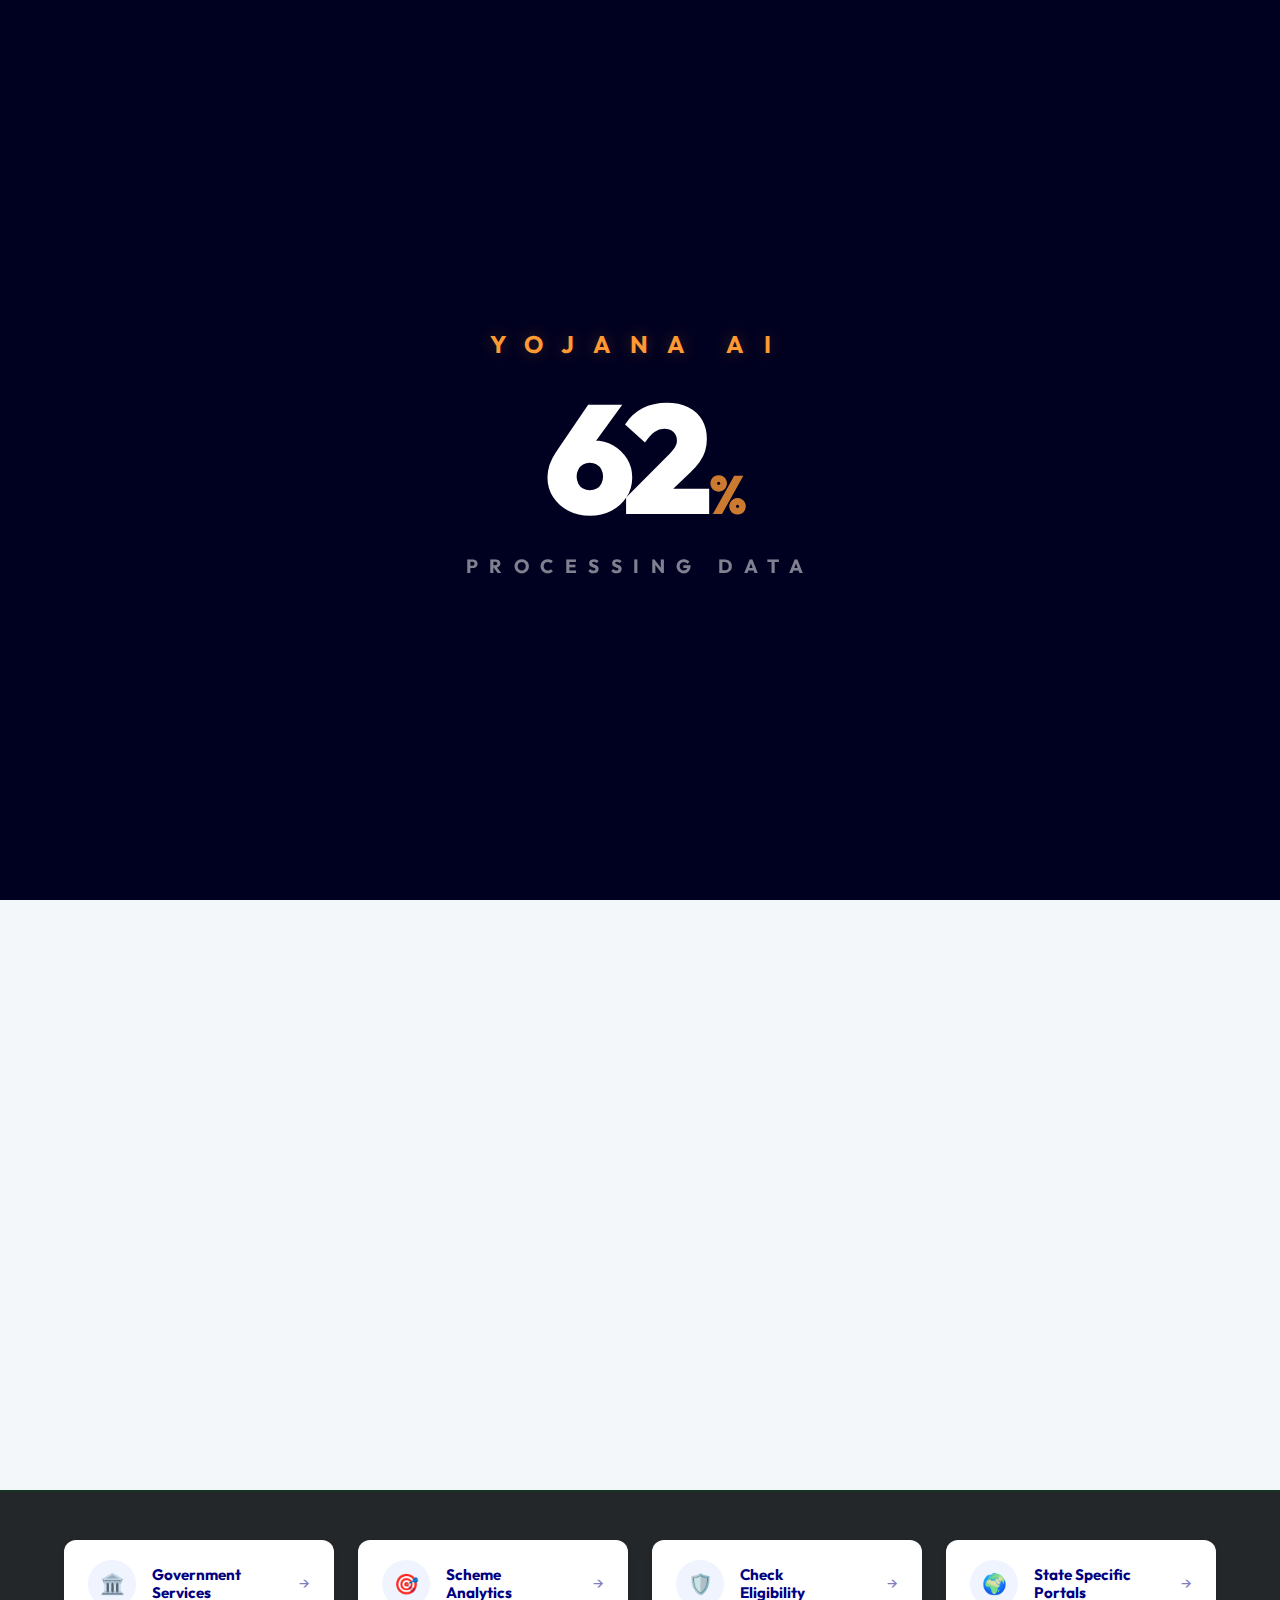
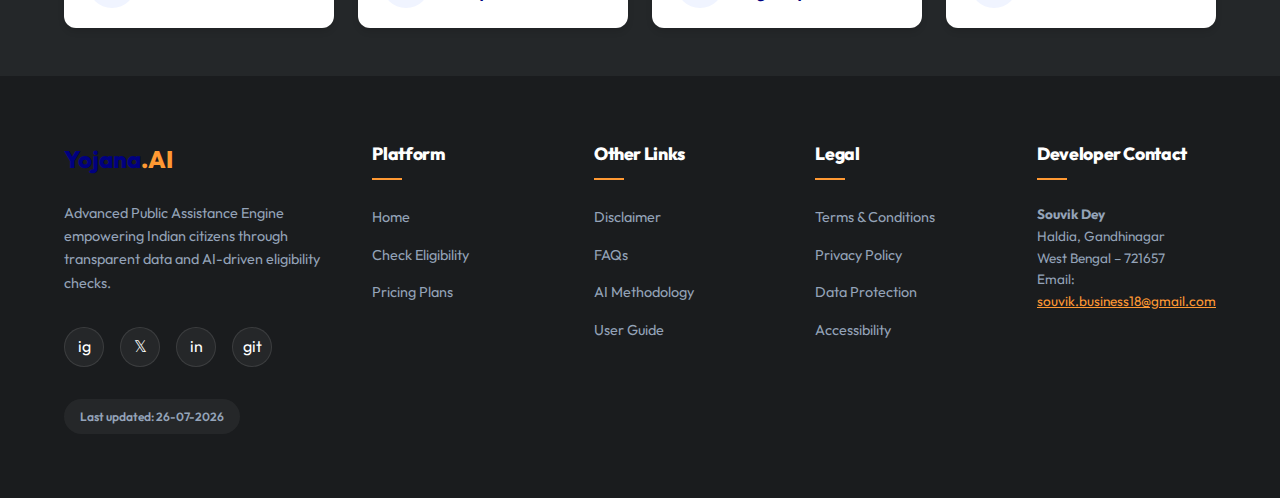
<file: frontend/faq.html>
<!DOCTYPE html>
<html lang="en">

<head>
    <meta charset="UTF-8">
    <meta name="viewport" content="width=device-width, initial-scale=1.0">
    <title>Frequently Asked Questions - Yojana.AI</title>
    <link rel="preconnect" href="https://fonts.googleapis.com">
    <link rel="preconnect" href="https://fonts.gstatic.com" crossorigin>
    <link href="https://fonts.googleapis.com/css2?family=Outfit:wght@300;400;600;800&display=swap" rel="stylesheet">
    <link rel="stylesheet" href="styles/main.css">
    <style>
        .legal-content {
            line-height: 1.8;
            color: var(--text-main);
        }

        .faq-item {
            margin-bottom: 2.5rem;
        }

        .faq-item h2 {
            margin-bottom: 0.75rem;
            font-size: 1.35rem;
            color: var(--gov-green);
        }

        .faq-item p {
            margin-bottom: 1rem;
        }
    </style>
</head>

<body>
    <nav>
        <a href="index.html" class="logo">Yojana<span>.AI</span></a>
        <div class="nav-links">
            <a href="index.html">Home</a>
            <a href="eligibility.html" class="btn btn-primary">Check Eligibility</a>
        </div>
    </nav>


    <main class="container" style="padding-top: 120px; padding-bottom: 80px;">
        <div class="institutional-panel animate-fade-in">
            <h1 class="section-title" style="margin-bottom: 3rem;">Frequently Asked Questions</h1>
            <div class="legal-content">

                <div class="faq-item">
                    <h2>What is Yojana.AI?</h2>
                    <p>Yojana.AI is an AI-powered digital assistance platform designed to help Indian citizens discover
                        government welfare schemes they are eligible for. We use advanced matching logic to analyze your
                        profile and estimate your probability of successful application.</p>
                </div>

                <div class="faq-item">
                    <h2>Is this an official government website?</h2>
                    <p>No. Yojana.AI is an <strong>independent, private platform</strong> developed to simplify the
                        discovery of public benefits. We source our information from official government portals but we
                        are not affiliated with any government ministry or department.</p>
                </div>

                <div class="faq-item">
                    <h2>Are the approval predictions guaranteed?</h2>
                    <p>No. Our predictions are <strong>probabilistic estimates</strong> intended to help you understand
                        your compliance with scheme requirements. The final decision to approve or reject an application
                        always lies with the respective government authority.</p>
                </div>

                <div class="faq-item">
                    <h2>Is my personal data stored?</h2>
                    <p>We have a <strong>zero-storage policy</strong> for personal assessment data. We do not store your
                        Aadhaar details, income certificates, or other sensitive inputs. All data used for eligibility
                        checks is processed during your session and cleared thereafter.</p>
                </div>

                <div class="faq-item">
                    <h2>How accurate is the "Approval Score"?</h2>
                    <p>The score is based on current official eligibility criteria and document compliance logic. While
                        it is highly accurate in identifying potential roadblocks (like expired certificates or
                        mismatched names), it cannot account for discretionary government decisions or physical
                        verification outcomes.</p>
                </div>

                <div class="faq-item">
                    <h2>Does Yojana.AI help in applying for schemes?</h2>
                    <p>We provide the roadmap and direct links to the official government portals where you can apply.
                        We do not process the applications ourselves to ensure maximum security and authenticity.</p>
                </div>

                <div class="info-callout" style="margin-top: 3rem;">
                    For more technical details, please visit our AI Methodology page.
                </div>
            </div>
        </div>
    </main>

    <footer class="mega-footer">
                <div class="footer-quick-access">
            <div class="container">
                <div class="quick-access-grid">
                    <a href="index.html" class="footer-card">
                        <div class="footer-card-icon">&#127963;&#65039;</div>
                        <div class="footer-card-text">Government<br>Services</div>
                        <span style="opacity: 0.5;">&#8594;</span>
                    </a>
                    <a href="results.html" class="footer-card">
                        <div class="footer-card-icon">&#127919;</div>
                        <div class="footer-card-text">Scheme<br>Analytics</div>
                        <span style="opacity: 0.5;">&#8594;</span>
                    </a>
                    <a href="eligibility.html" class="footer-card">
                        <div class="footer-card-icon">&#128737;&#65039;</div>
                        <div class="footer-card-text">Check<br>Eligibility</div>
                        <span style="opacity: 0.5;">&#8594;</span>
                    </a>
                    <a href="state-portals.html" class="footer-card">
                        <div class="footer-card-icon">&#127757;</div>
                        <div class="footer-card-text">State Specific<br>Portals</div>
                        <span style="opacity: 0.5;">&#8594;</span>
                    </a>
                </div>
            </div>
        </div>

        <div class="container footer-main-content">
            <div class="footer-brand">
                <a href="index.html" class="logo"
                    style="margin-bottom: 1.5rem; display: block;">Yojana<span>.AI</span></a>
                <p>Advanced Public Assistance Engine empowering Indian citizens through transparent data and AI-driven
                    eligibility checks.</p>
                <div class="social-links">
                    <a href="https://www.instagram.com/oops_i_debugged_it?igsh=MXFkb3Zyb2tvZmQyZw==" target="_blank"
                        rel="noopener noreferrer" class="social-icon">ig</a>
                    <a href="#" class="social-icon">𝕏</a>
                    <a href="https://www.linkedin.com/in/souvik-dey-400497366/" target="_blank"
                        rel="noopener noreferrer" class="social-icon">in</a>
                    <a href="https://github.com/Souvik-Dey-2029" target="_blank" rel="noopener noreferrer"
                        class="social-icon">git</a>
                </div>
                <div class="footer-last-updated">Last updated: 24-02-2026</div>
            </div>

            <div class="footer-col">
                <h3>Platform</h3>
                <ul class="footer-links">
                    <li><a href="index.html">Home</a></li>
                    <li><a href="eligibility.html">Check Eligibility</a></li>
                    <li><a href="pricing.html">Pricing Plans</a></li>
                </ul>
            </div>

            <div class="footer-col">
                <h3>Other Links</h3>
                <ul class="footer-links">
                    <li><a href="disclaimer.html">Disclaimer</a></li>
                    <li><a href="faq.html">FAQs</a></li>
                    <li><a href="methodology.html">AI Methodology</a></li>
                    <li><a href="user-guide.html">User Guide</a></li>
                </ul>
            </div>

            <div class="footer-col">
                <h3>Legal</h3>
                <ul class="footer-links">
                    <li><a href="terms.html">Terms & Conditions</a></li>
                    <li><a href="privacy.html">Privacy Policy</a></li>
                    <li><a href="data-protection.html">Data Protection</a></li>
                    <li><a href="accessibility.html">Accessibility</a></li>
                </ul>
            </div>

            <div class="footer-col">
                <h3>Developer Contact</h3>
                <div class="contact-info">
                    <p><strong>Souvik Dey</strong></p>
                    <p>Haldia, Gandhinagar</p>
                    <p>West Bengal – 721657</p>
                    <p>Email: <a href="mailto:souvik.business18@gmail.com" style="color:var(--primary-saffron)">souvik.business18@gmail.com</a></p>
                </div>
            </div>
        </div>
    </footer>

    <script src="js/main.js"></script>
</body>

</html>
</file>
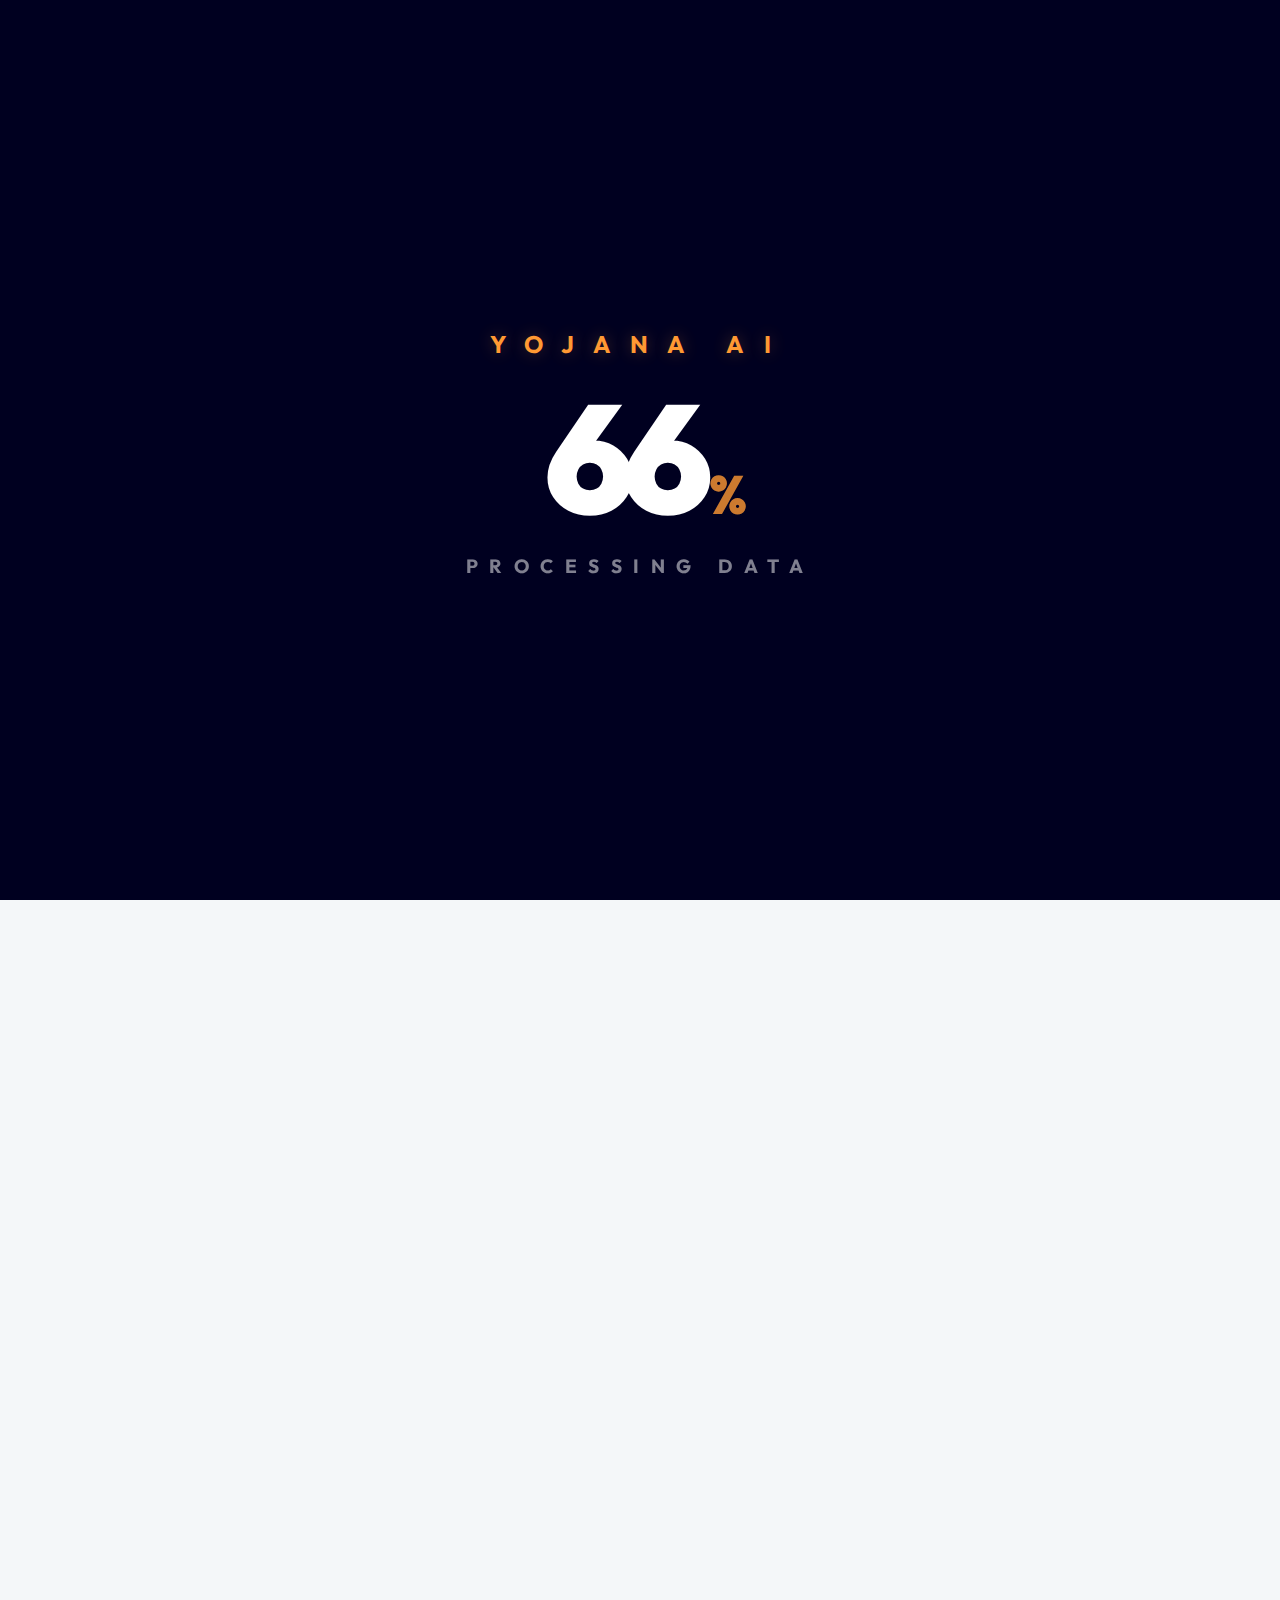
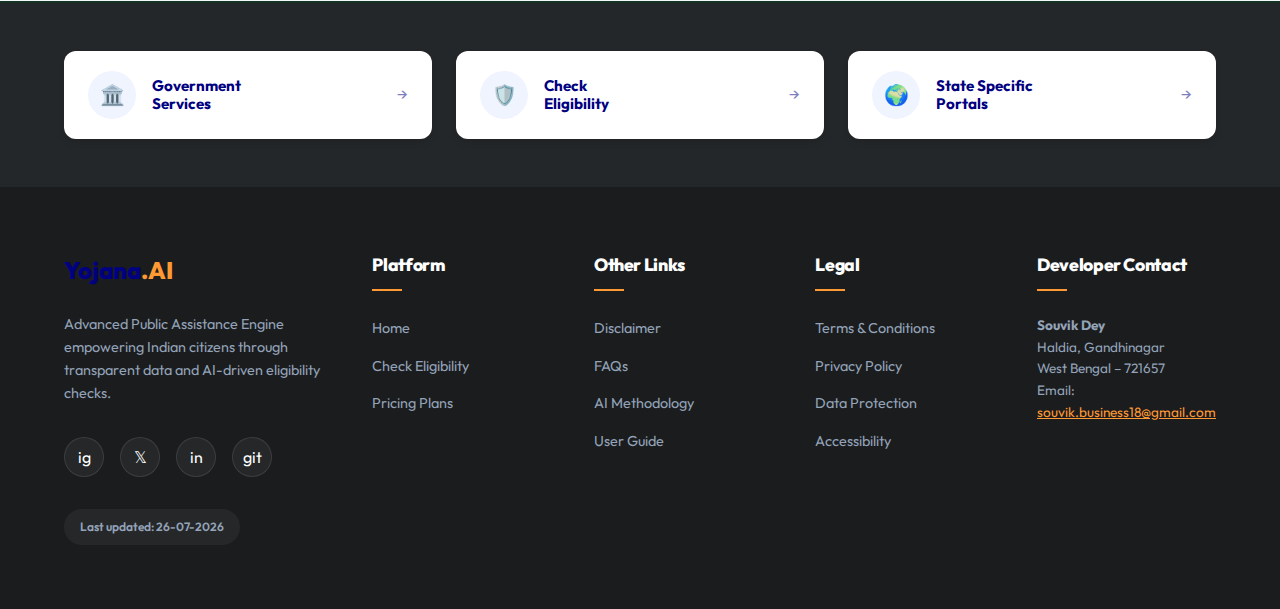
<file: frontend/methodology.html>
<!DOCTYPE html>
<html lang="en">

<head>
    <meta charset="UTF-8">
    <meta name="viewport" content="width=device-width, initial-scale=1.0">
    <title>AI Methodology - Yojana.AI</title>
    <link rel="preconnect" href="https://fonts.googleapis.com">
    <link rel="preconnect" href="https://fonts.gstatic.com" crossorigin>
    <link href="https://fonts.googleapis.com/css2?family=Outfit:wght@300;400;600;800&display=swap" rel="stylesheet">
    <link rel="stylesheet" href="styles/main.css">
    <style>
        .legal-content {
            line-height: 1.8;
            color: var(--text-main);
        }

        .method-block {
            margin-bottom: 3rem;
            padding: 2rem;
            background: rgba(255, 255, 255, 0.5);
            border-radius: var(--radius-lg);
            border: 1px solid var(--border-soft);
        }

        .method-block h2 {
            margin-top: 0;
            margin-bottom: 1rem;
            display: flex;
            align-items: center;
            gap: 1rem;
        }

        .method-block p {
            margin-bottom: 0;
        }
    </style>
</head>

<body>
    <nav>
        <a href="index.html" class="logo">Yojana<span>.AI</span></a>
        <div class="mobile-menu-toggle">
            <span></span>
            <span></span>
            <span></span>
        </div>
        <div class="nav-links">
            <a href="index.html">Home</a>
            <a href="eligibility.html" class="btn btn-primary">Check Eligibility</a>
        </div>
    </nav>


    <main class="container" style="padding-top: 120px; padding-bottom: 80px;">
        <div class="institutional-panel animate-fade-in">
            <h1 class="section-title" style="margin-bottom: 3rem;">AI Methodology</h1>
            <div class="legal-content">

                <div class="method-block">
                    <h2><span>🧠</span> Eligibility ML Model Overview</h2>
                    <p>Yojana.AI utilizes a proprietary Eligibility Matching Engine powered by Random Forest and XGBoost
                        algorithms. These models are trained to map complex citizen demographic data—including income
                        tiers, occupational categories, and geographic locations—onto thousands of official government
                        scheme criteria to identify high-probability matches.</p>
                </div>

                <div class="method-block">
                    <h2><span>📑</span> Document Compliance Logic</h2>
                    <p>Our "Success Analyser" uses a document verification matrix. It assesses the compliance of your
                        current documentation (Aadhaar status, bank seeding, certificate validity) against the mandatory
                        submission requirements of each scheme. This checks for administrative "hard-blocks" that might
                        cause application rejection even if you meet basic eligibility.</p>
                </div>

                <div class="method-block">
                    <h2><span>📈</span> Approval Probability Estimation</h2>
                    <p>The final "Approval Probability" score is a composite index. It combines your core eligibility
                        match with your document compliance score. A 90%+ score indicates high alignment with government
                        criteria, while a 50% score suggests significant documentation or demographic gaps that need to
                        be addressed before applying.</p>
                </div>

                <div class="method-block">
                    <h2><span>🛡️</span> Training Data Disclaimer</h2>
                    <p>Our models are trained using high-fidelity synthetic datasets modeled after historical government
                        disbursement patterns and official policy gazettes. We ensure no real citizen data is used in
                        the model training phase to maintain absolute data privacy and ethical AI standards.</p>
                </div>

                <div class="info-callout" style="margin-top: 3rem;">
                    Our methodology is continuously updated as new government schemes and policies are officially
                    released.
                </div>
            </div>
        </div>
    </main>

    <footer class="mega-footer">
                <div class="footer-quick-access">
            <div class="container">
                <div class="quick-access-grid">
                    <a href="index.html" class="footer-card">
                        <div class="footer-card-icon">&#127963;&#65039;</div>
                        <div class="footer-card-text">Government<br>Services</div>
                        <span style="opacity: 0.5;">&#8594;</span>
                    </a>
                    <a href="eligibility.html" class="footer-card">
                        <div class="footer-card-icon">&#128737;&#65039;</div>
                        <div class="footer-card-text">Check<br>Eligibility</div>
                        <span style="opacity: 0.5;">&#8594;</span>
                    </a>
                    <a href="state-portals.html" class="footer-card">
                        <div class="footer-card-icon">&#127757;</div>
                        <div class="footer-card-text">State Specific<br>Portals</div>
                        <span style="opacity: 0.5;">&#8594;</span>
                    </a>
                </div>
            </div>
        </div>

        <div class="container footer-main-content">
            <div class="footer-brand">
                <a href="index.html" class="logo"
                    style="margin-bottom: 1.5rem; display: block;">Yojana<span>.AI</span></a>
                <p>Advanced Public Assistance Engine empowering Indian citizens through transparent data and AI-driven
                    eligibility checks.</p>
                <div class="social-links">
                    <a href="https://www.instagram.com/oops_i_debugged_it?igsh=MXFkb3Zyb2tvZmQyZw==" target="_blank"
                        rel="noopener noreferrer" class="social-icon">ig</a>
                    <a href="#" class="social-icon">𝕏</a>
                    <a href="https://www.linkedin.com/in/souvik-dey-400497366/" target="_blank"
                        rel="noopener noreferrer" class="social-icon">in</a>
                    <a href="https://github.com/Souvik-Dey-2029" target="_blank" rel="noopener noreferrer"
                        class="social-icon">git</a>
                </div>
                <div class="footer-last-updated">Last updated: 24-02-2026</div>
            </div>

            <div class="footer-col">
                <h3>Platform</h3>
                <ul class="footer-links">
                    <li><a href="index.html">Home</a></li>
                    <li><a href="eligibility.html">Check Eligibility</a></li>
                    <li><a href="pricing.html">Pricing Plans</a></li>
                </ul>
            </div>

            <div class="footer-col">
                <h3>Other Links</h3>
                <ul class="footer-links">
                    <li><a href="disclaimer.html">Disclaimer</a></li>
                    <li><a href="faq.html">FAQs</a></li>
                    <li><a href="methodology.html">AI Methodology</a></li>
                    <li><a href="user-guide.html">User Guide</a></li>
                </ul>
            </div>

            <div class="footer-col">
                <h3>Legal</h3>
                <ul class="footer-links">
                    <li><a href="terms.html">Terms & Conditions</a></li>
                    <li><a href="privacy.html">Privacy Policy</a></li>
                    <li><a href="data-protection.html">Data Protection</a></li>
                    <li><a href="accessibility.html">Accessibility</a></li>
                </ul>
            </div>

            <div class="footer-col">
                <h3>Developer Contact</h3>
                <div class="contact-info">
                    <p><strong>Souvik Dey</strong></p>
                    <p>Haldia, Gandhinagar</p>
                    <p>West Bengal – 721657</p>
                    <p>Email: <a href="mailto:souvik.business18@gmail.com" style="color:var(--primary-saffron)">souvik.business18@gmail.com</a></p>
                </div>
            </div>
        </div>
    </footer>

    <script src="js/main.js"></script>
</body>

</html>
</file>
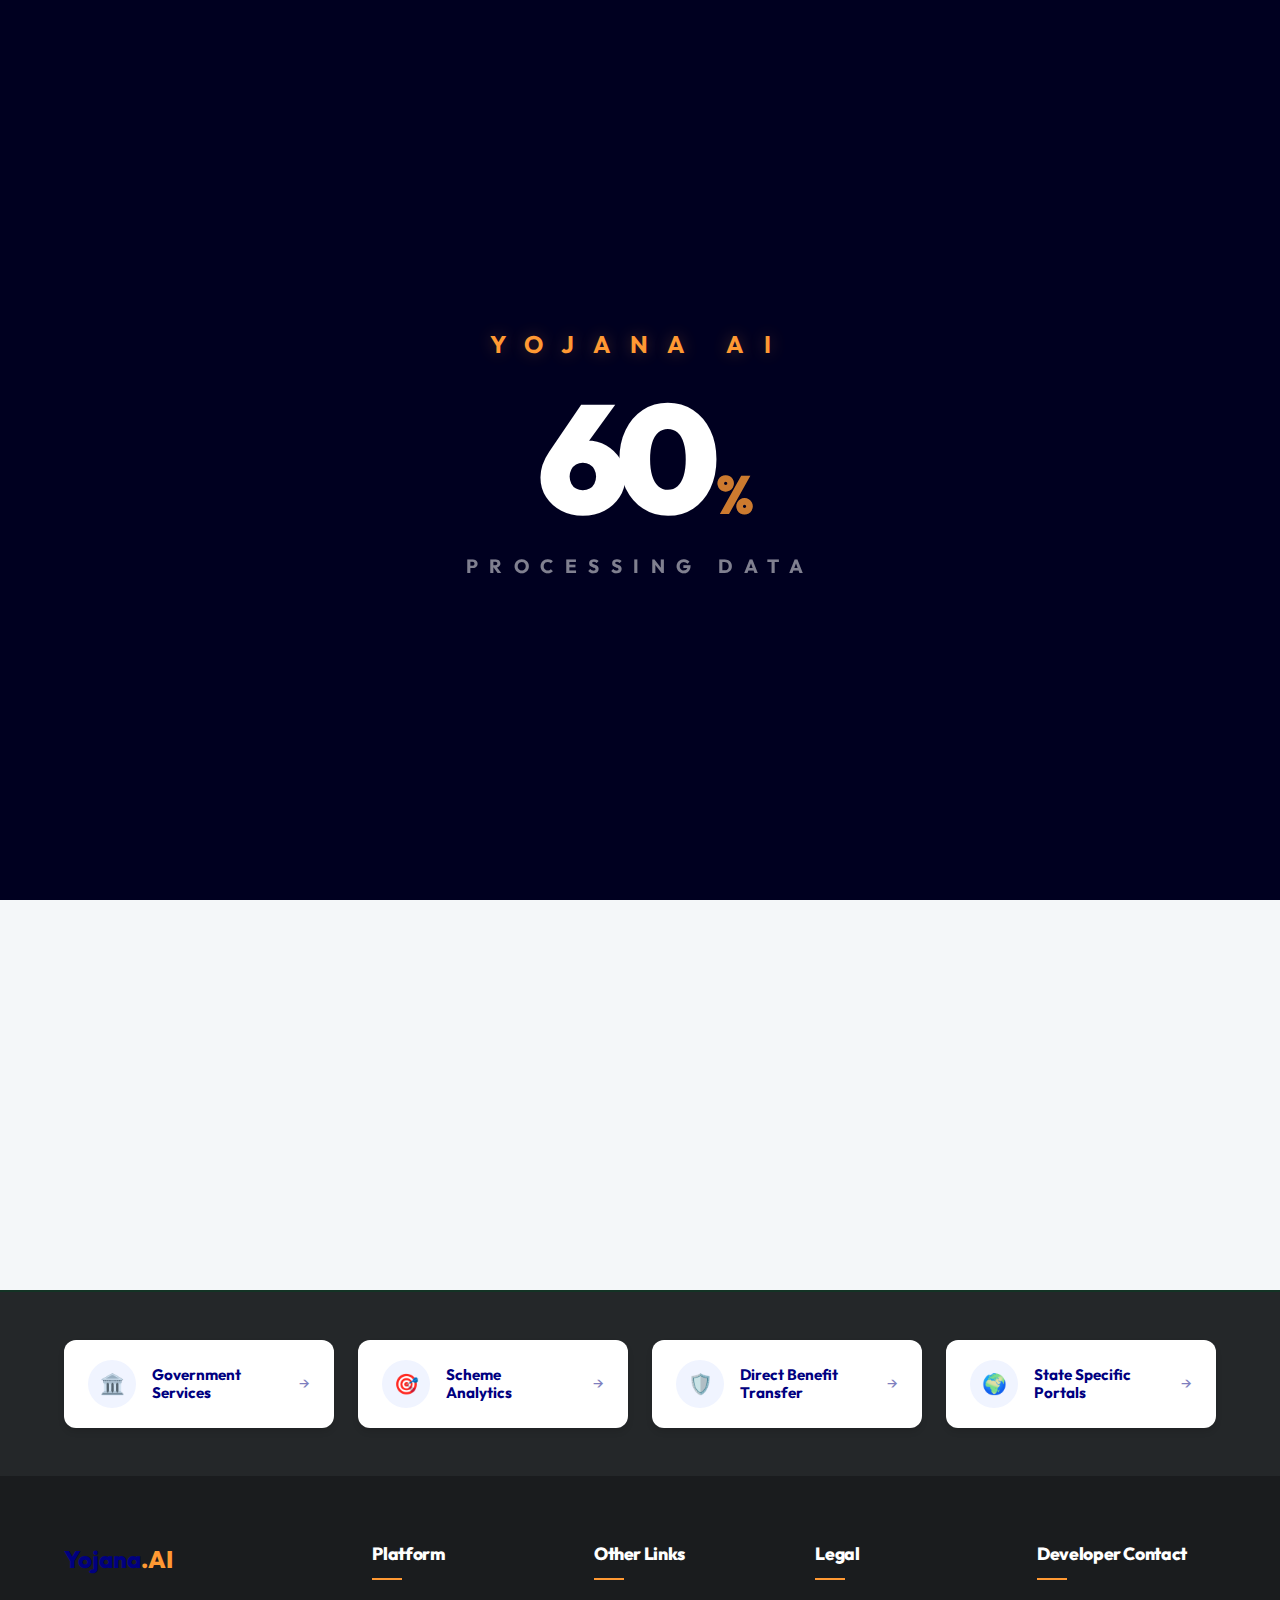
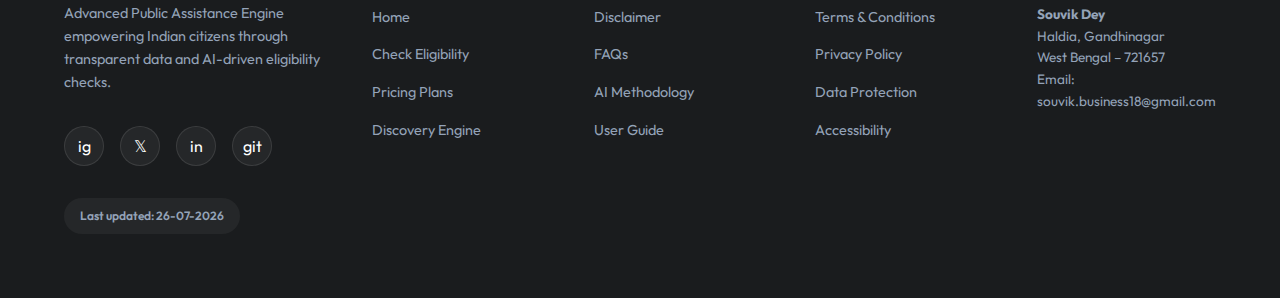
<file: frontend/pricing.html>
<!DOCTYPE html>
<html lang="en">

<head>
    <meta charset="UTF-8">
    <meta name="viewport" content="width=device-width, initial-scale=1.0">
    <title>Pricing - Yojana.AI</title>
    <link rel="preconnect" href="https://fonts.googleapis.com">
    <link rel="preconnect" href="https://fonts.gstatic.com" crossorigin>
    <link href="https://fonts.googleapis.com/css2?family=Outfit:wght@300;400;600;800&display=swap" rel="stylesheet">
    <link rel="stylesheet" href="styles/main.css">
    <style>
        .pricing-grid {
            display: grid;
            grid-template-columns: repeat(auto-fit, minmax(320px, 1fr));
            gap: 2.5rem;
            margin-top: 3.5rem;
        }

        .price-card.featured {
            border: 2px solid var(--gov-green);
            transform: scale(1.05);
            background: #F0F9F4;
        }

        .price {
            font-size: 3.5rem;
            font-weight: 800;
            margin: 1rem 0;
            color: var(--gov-green);
        }

        .price span {
            font-size: 1.1rem;
            color: var(--text-muted);
            font-weight: 600;
        }

        .features-list {
            list-style: none;
            text-align: left;
            margin: 2rem 0;
            flex-grow: 1;
        }

        .features-list li {
            margin-bottom: 1rem;
            display: flex;
            align-items: center;
            font-size: 1rem;
            font-weight: 500;
            color: var(--text-main);
        }

        .features-list li::before {
            content: "🛡️";
            margin-right: 0.75rem;
            font-size: 1.1rem;
        }

        .price-badge {
            position: absolute;
            top: 1rem;
            right: 1rem;
            background: var(--ashoka-navy);
            color: white;
            padding: 0.4rem 1.25rem;
            border-radius: 99px;
            font-size: 0.75rem;
            font-weight: 800;
            text-transform: uppercase;
            letter-spacing: 0.05em;
        }

        .free-badge {
            background: var(--gov-green);
            color: white;
            padding: 0.25rem 0.75rem;
            border-radius: 4px;
            font-size: 0.7rem;
            font-weight: 800;
            display: inline-block;
            margin-left: 0.5rem;
            vertical-align: middle;
            text-transform: uppercase;
        }
    </style>
</head>

<body>
    <nav>
        <a href="index.html" class="logo">Yojana<span>.AI</span></a>
        <div class="nav-links">
            <a href="index.html">Home</a>
            <a href="index.html#features">Features</a>
            <a href="pricing.html">Pricing</a>
            <a href="eligibility.html" class="btn btn-primary" style="padding: 0.75rem 1.8rem;">Check Eligibility</a>
        </div>
    </nav>


    <main class="container text-center" style="padding: 100px 0 80px;">
        <div class="scroll-reveal" style="margin-bottom: 4rem;">
            <h1 class="animate-fade-in" style="font-size: 3.5rem; color: var(--ashoka-navy);">Fair & Transparent
                <span>Support</span>
            </h1>
            <p class="animate-fade-in"
                style="color: var(--text-muted); font-size: 1.25rem; max-width: 750px; margin: 1.5rem auto 0; font-weight: 500;">
                Empowering every citizen with affordable, reliable public assistance.
                <br><span style="color: var(--gov-green); font-weight: 800;">Special Launch Offer: First Month Free for
                    all Premium Features!</span>
            </p>
        </div>

        <div class="institutional-panel scroll-reveal">
            <div class="pricing-grid" style="margin-left: auto; margin-right: auto;">
                <!-- Free -->
                <div class="price-card premium-card">
                    <h3>Jan Seva (Basic)</h3>
                    <div class="price">₹0<span>/mo</span></div>
                    <ul class="features-list">
                        <li>Unlimited Eligibility Checks</li>
                        <li>Access to 100+ Central Schemes</li>
                        <li>Native Language Support</li>
                        <li>Community News Portal</li>
                        <li>Basic Digital Literacy Guides</li>
                    </ul>
                    <a href="eligibility.html" class="btn glass" style="width: 100%;">Start Now</a>
                </div>

                <!-- Pro -->
                <div class="price-card featured premium-card"
                    style="border: 3px solid var(--gov-green); background: #f0faf4;">
                    <div class="price-badge">Most Popular</div>
                    <h3>Sewa Plus (Verified)</h3>
                    <div class="price">₹29<span>/mo</span>
                        <div class="free-badge">1st Month Free</div>
                    </div>
                    <ul class="features-list">
                        <li><strong>Approval Success Predictor</strong></li>
                        <li><strong>Personalized Application PDF</strong></li>
                        <li>Document Compliance Feedback</li>
                        <li>Priority Scheme Update Alerts</li>
                        <li>Digital Verification Support</li>
                    </ul>
                    <button class="btn btn-primary" style="width: 100%;"
                        onclick="startCheckout('Verified', 29)">Activate
                        Free Month</button>
                </div>

                <!-- Institutional -->
                <div class="price-card premium-card">
                    <h3>Gram Vikas (Institutional)</h3>
                    <div class="price">₹299<span>/mo</span></div>
                    <ul class="features-list">
                        <li>Multi-Citizen Analysis Tool</li>
                        <li>Village Progress Dashboard</li>
                        <li>Bulk PDF Checklist Exports</li>
                        <li>Institutional Verification Hub</li>
                        <li>Priority Data Concierge</li>
                    </ul>
                    <button class="btn glass" style="width: 100%;" onclick="startCheckout('Institutional', 299)">Get
                        Institutional Access</button>
                </div>
            </div>
        </div>
    </main>

    <footer class="mega-footer">
        <div class="footer-quick-access">
            <div class="container">
                <div class="quick-access-grid">
                    <a href="index.html" class="footer-card">
                        <div class="footer-card-icon">🏛️</div>
                        <div class="footer-card-text">Government<br>Services</div>
                        <span style="opacity: 0.5;">→</span>
                    </a>
                    <a href="results.html" class="footer-card">
                        <div class="footer-card-icon">🎯</div>
                        <div class="footer-card-text">Scheme<br>Analytics</div>
                        <span style="opacity: 0.5;">→</span>
                    </a>
                    <a href="eligibility.html" class="footer-card">
                        <div class="footer-card-icon">🛡️</div>
                        <div class="footer-card-text">Direct Benefit<br>Transfer</div>
                        <span style="opacity: 0.5;">→</span>
                    </a>
                    <a href="pricing.html" class="footer-card">
                        <div class="footer-card-icon">🌍</div>
                        <div class="footer-card-text">State Specific<br>Portals</div>
                        <span style="opacity: 0.5;">→</span>
                    </a>
                </div>
            </div>
        </div>

        <div class="container footer-main-content">
            <div class="footer-brand">
                <a href="index.html" class="logo"
                    style="margin-bottom: 1.5rem; display: block;">Yojana<span>.AI</span></a>
                <p>Advanced Public Assistance Engine empowering Indian citizens through transparent data and AI-driven
                    eligibility checks.</p>
                <div class="social-links">
                    <a href="https://www.instagram.com/oops_i_debugged_it?igsh=MXFkb3Zyb2tvZmQyZw==" target="_blank"
                        rel="noopener noreferrer" class="social-icon">ig</a>
                    <a href="#" class="social-icon">𝕏</a>
                    <a href="https://www.linkedin.com/in/souvik-dey-400497366/" target="_blank"
                        rel="noopener noreferrer" class="social-icon">in</a>
                    <a href="https://github.com/Souvik-Dey-2029" target="_blank" rel="noopener noreferrer"
                        class="social-icon">git</a>
                </div>
                <div class="footer-last-updated">Last updated: 24-02-2026</div>
            </div>

            <div class="footer-col">
                <h3>Platform</h3>
                <ul class="footer-links">
                    <li><a href="index.html">Home</a></li>
                    <li><a href="eligibility.html">Check Eligibility</a></li>
                    <li><a href="pricing.html">Pricing Plans</a></li>
                    <li><a href="results.html">Discovery Engine</a></li>
                </ul>
            </div>

            <div class="footer-col">
                <h3>Other Links</h3>
                <ul class="footer-links">
                    <li><a href="disclaimer.html">Disclaimer</a></li>
                    <li><a href="faq.html">FAQs</a></li>
                    <li><a href="methodology.html">AI Methodology</a></li>
                    <li><a href="faq.html">User Guide</a></li>
                </ul>
            </div>

            <div class="footer-col">
                <h3>Legal</h3>
                <ul class="footer-links">
                    <li><a href="terms.html">Terms & Conditions</a></li>
                    <li><a href="privacy.html">Privacy Policy</a></li>
                    <li><a href="privacy.html">Data Protection</a></li>
                    <li><a href="terms.html">Accessibility</a></li>
                </ul>
            </div>

            <div class="footer-col">
                <h3>Developer Contact</h3>
                <div class="contact-info">
                    <p><strong>Souvik Dey</strong></p>
                    <p>Haldia, Gandhinagar</p>
                    <p>West Bengal – 721657</p>
                    <p>Email: souvik.business18@gmail.com</p>
                </div>
            </div>
        </div>
    </footer>

    <script src="js/main.js"></script>
    <script>
        function startCheckout(plan, price) {
            localStorage.setItem('pendingTransaction', JSON.stringify({ plan, price }));
            window.location.href = 'checkout.html';
        }
    </script>
</body>

</html>
</file>
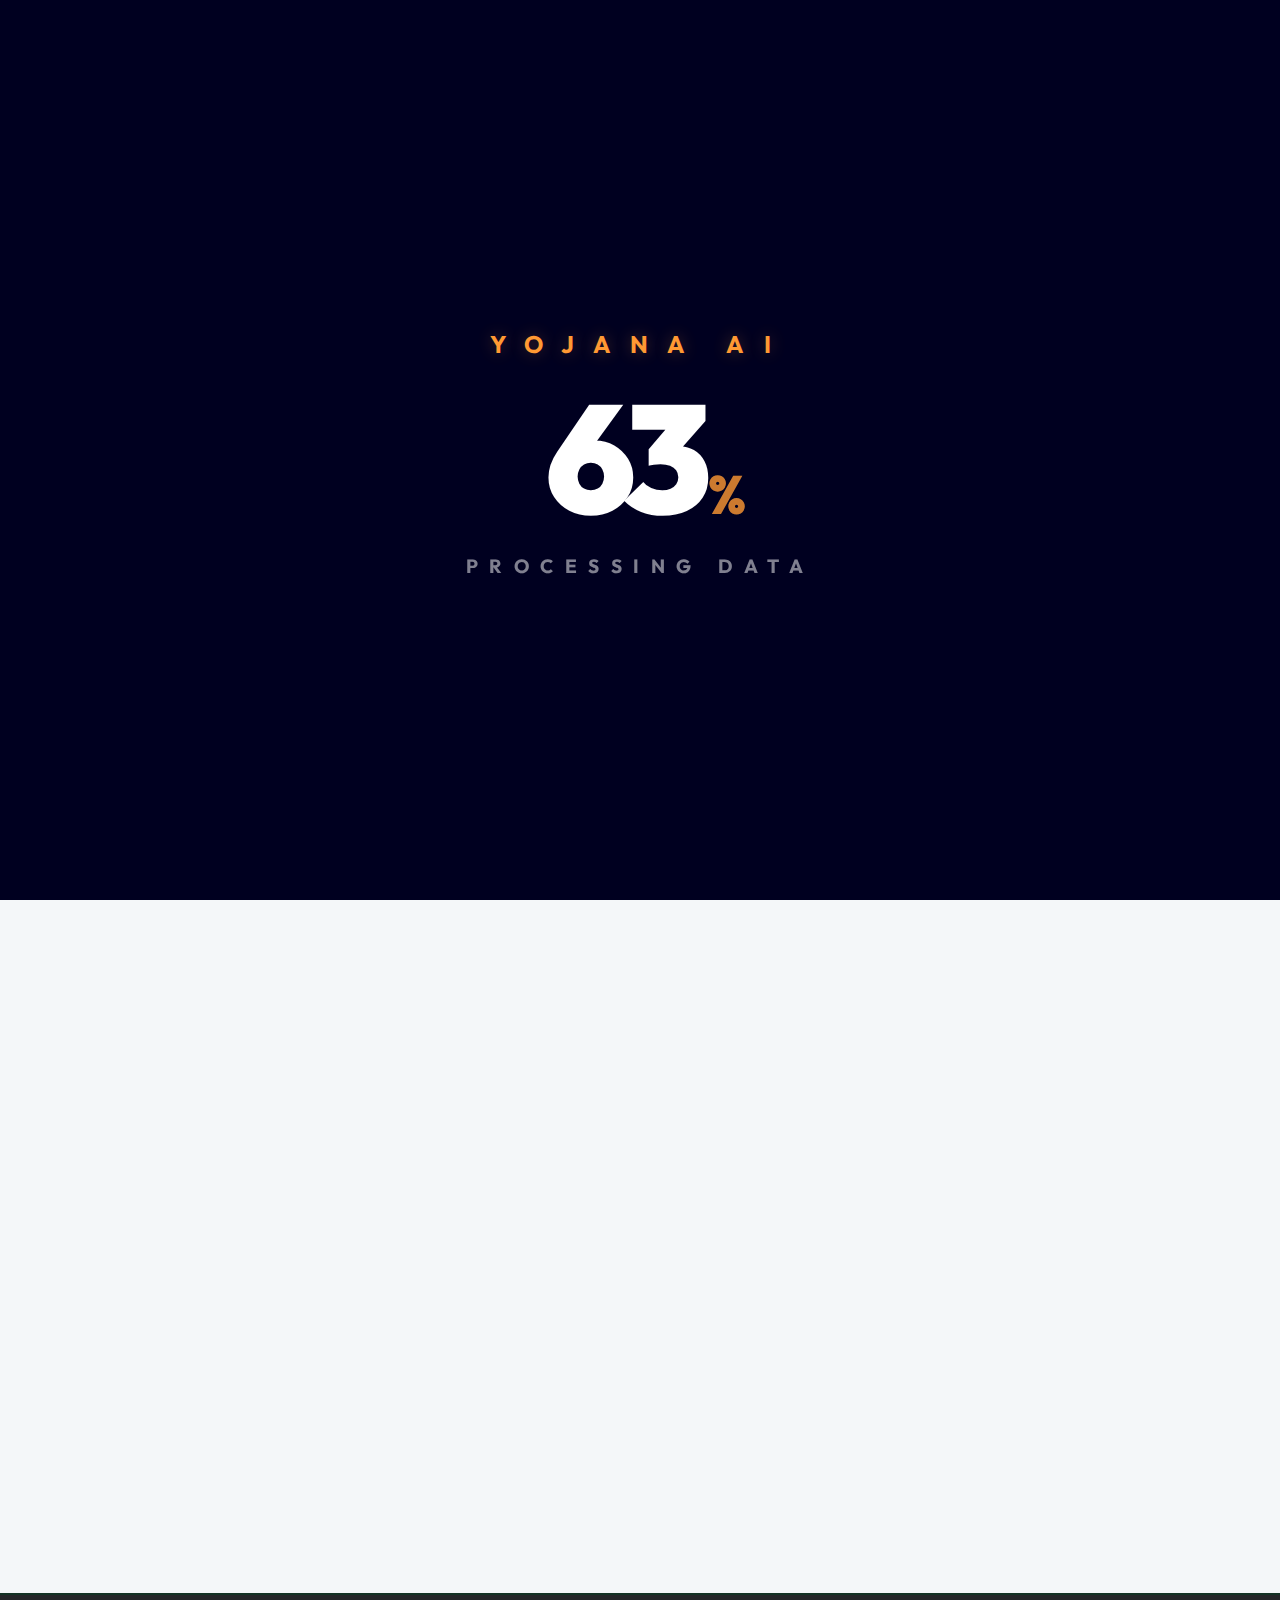
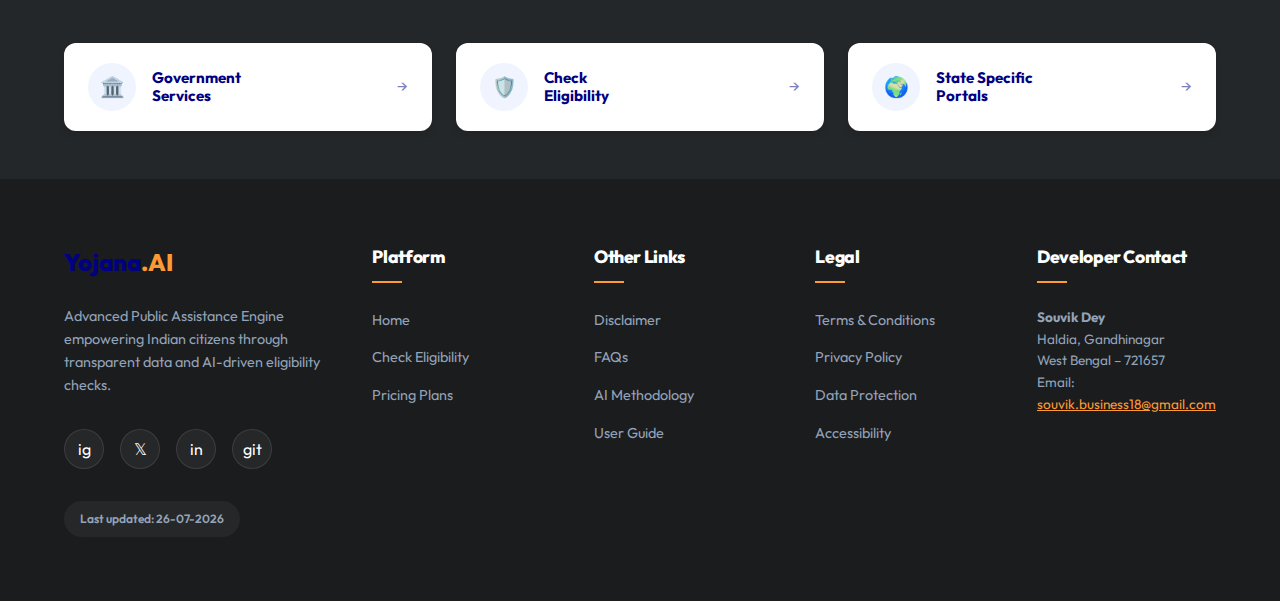
<file: frontend/privacy.html>
<!DOCTYPE html>
<html lang="en">

<head>
    <meta charset="UTF-8">
    <meta name="viewport" content="width=device-width, initial-scale=1.0">
    <title>Privacy Policy - Yojana.AI</title>
    <link rel="preconnect" href="https://fonts.googleapis.com">
    <link rel="preconnect" href="https://fonts.gstatic.com" crossorigin>
    <link href="https://fonts.googleapis.com/css2?family=Outfit:wght@300;400;600;800&display=swap" rel="stylesheet">
    <link rel="stylesheet" href="styles/main.css">
    <style>
        .legal-content {
            line-height: 1.8;
            color: var(--text-main);
        }

        .legal-content h2 {
            margin-top: 2.5rem;
            margin-bottom: 1rem;
            font-size: 1.5rem;
        }

        .legal-content p {
            margin-bottom: 1.25rem;
        }

        .legal-content ul {
            margin-bottom: 1.5rem;
            padding-left: 1.5rem;
        }

        .legal-content li {
            margin-bottom: 0.5rem;
        }
    </style>
</head>

<body>
    <nav>
        <a href="index.html" class="logo">Yojana<span>.AI</span></a>
        <div class="mobile-menu-toggle">
            <span></span>
            <span></span>
            <span></span>
        </div>
        <div class="nav-links">
            <a href="index.html">Home</a>
            <a href="eligibility.html" class="btn btn-primary">Check Eligibility</a>
        </div>
    </nav>


    <main class="container" style="padding-top: 120px; padding-bottom: 80px;">
        <div class="institutional-panel animate-fade-in">
            <h1 class="section-title" style="margin-bottom: 2rem;">Privacy Policy</h1>
            <div class="legal-content">
                <p>At Yojana.AI, we value your trust and are committed to protecting your privacy. This policy outlines
                    how we handle data within our platform.</p>

                <h2>1. No Storage of Personal Data</h2>
                <p>Yojana.AI is designed with a "Privacy First" architecture. We <strong>do not store</strong> any
                    personally identifiable information (PII) on our servers after your session ends. Your data is your
                    own.</p>

                <h2>2. Data Usage for Assessments</h2>
                <p>The information you provide during eligibility assessments—such as age, income, category, or document
                    status—is used strictly for <strong>real-time eligibility calculation</strong>. Once the results are
                    generated, this data is cleared from the transient processing layer.</p>

                <h2>3. Document Security</h2>
                <p>We do <strong>not</strong> require or store actual Aadhaar numbers or uploads of physical documents.
                    The "Success Analyser" works based on "Yes/No" compliance inputs Provided by the user. Your
                    confidential documents remain on your device or in your physical possession.</p>

                <h2>4. Third-Party Sharing</h2>
                <p>We <strong>do not share, sell, or trade</strong> your data with any third-party marketing agencies or
                    private entities. Since we do not store your data, there is no database available for such
                    activities.</p>

                <h2>5. Secure API Usage</h2>
                <p>All communication between your browser and our analysis engine is encrypted using industry-standard
                    SSL/TLS protocols. We use secure endpoints to process eligibility logic and fetch scheme data from
                    public sources.</p>

                <h2>6. Analytics</h2>
                <p>We may collect anonymous, aggregated usage data (such as the number of visitors and most searched
                    schemes) to improve our service quality. This data cannot be traced back to an individual user.</p>

                <div class="info-callout" style="margin-top: 3rem;">
                    Last Updated: Feb 24, 2026. Your privacy is protected by our zero-storage architecture.
                </div>
            </div>
        </div>
    </main>

    <footer class="mega-footer">
                <div class="footer-quick-access">
            <div class="container">
                <div class="quick-access-grid">
                    <a href="index.html" class="footer-card">
                        <div class="footer-card-icon">&#127963;&#65039;</div>
                        <div class="footer-card-text">Government<br>Services</div>
                        <span style="opacity: 0.5;">&#8594;</span>
                    </a>
                    <a href="eligibility.html" class="footer-card">
                        <div class="footer-card-icon">&#128737;&#65039;</div>
                        <div class="footer-card-text">Check<br>Eligibility</div>
                        <span style="opacity: 0.5;">&#8594;</span>
                    </a>
                    <a href="state-portals.html" class="footer-card">
                        <div class="footer-card-icon">&#127757;</div>
                        <div class="footer-card-text">State Specific<br>Portals</div>
                        <span style="opacity: 0.5;">&#8594;</span>
                    </a>
                </div>
            </div>
        </div>

        <div class="container footer-main-content">
            <div class="footer-brand">
                <a href="index.html" class="logo"
                    style="margin-bottom: 1.5rem; display: block;">Yojana<span>.AI</span></a>
                <p>Advanced Public Assistance Engine empowering Indian citizens through transparent data and AI-driven
                    eligibility checks.</p>
                <div class="social-links">
                    <a href="https://www.instagram.com/oops_i_debugged_it?igsh=MXFkb3Zyb2tvZmQyZw==" target="_blank"
                        rel="noopener noreferrer" class="social-icon">ig</a>
                    <a href="#" class="social-icon">𝕏</a>
                    <a href="https://www.linkedin.com/in/souvik-dey-400497366/" target="_blank"
                        rel="noopener noreferrer" class="social-icon">in</a>
                    <a href="https://github.com/Souvik-Dey-2029" target="_blank" rel="noopener noreferrer"
                        class="social-icon">git</a>
                </div>
                <div class="footer-last-updated">Last updated: 24-02-2026</div>
            </div>

            <div class="footer-col">
                <h3>Platform</h3>
                <ul class="footer-links">
                    <li><a href="index.html">Home</a></li>
                    <li><a href="eligibility.html">Check Eligibility</a></li>
                    <li><a href="pricing.html">Pricing Plans</a></li>
                </ul>
            </div>

            <div class="footer-col">
                <h3>Other Links</h3>
                <ul class="footer-links">
                    <li><a href="disclaimer.html">Disclaimer</a></li>
                    <li><a href="faq.html">FAQs</a></li>
                    <li><a href="methodology.html">AI Methodology</a></li>
                    <li><a href="user-guide.html">User Guide</a></li>
                </ul>
            </div>

            <div class="footer-col">
                <h3>Legal</h3>
                <ul class="footer-links">
                    <li><a href="terms.html">Terms & Conditions</a></li>
                    <li><a href="privacy.html">Privacy Policy</a></li>
                    <li><a href="data-protection.html">Data Protection</a></li>
                    <li><a href="accessibility.html">Accessibility</a></li>
                </ul>
            </div>

            <div class="footer-col">
                <h3>Developer Contact</h3>
                <div class="contact-info">
                    <p><strong>Souvik Dey</strong></p>
                    <p>Haldia, Gandhinagar</p>
                    <p>West Bengal – 721657</p>
                    <p>Email: <a href="mailto:souvik.business18@gmail.com" style="color:var(--primary-saffron)">souvik.business18@gmail.com</a></p>
                </div>
            </div>
        </div>
    </footer>

    <script src="js/main.js"></script>
</body>

</html>
</file>
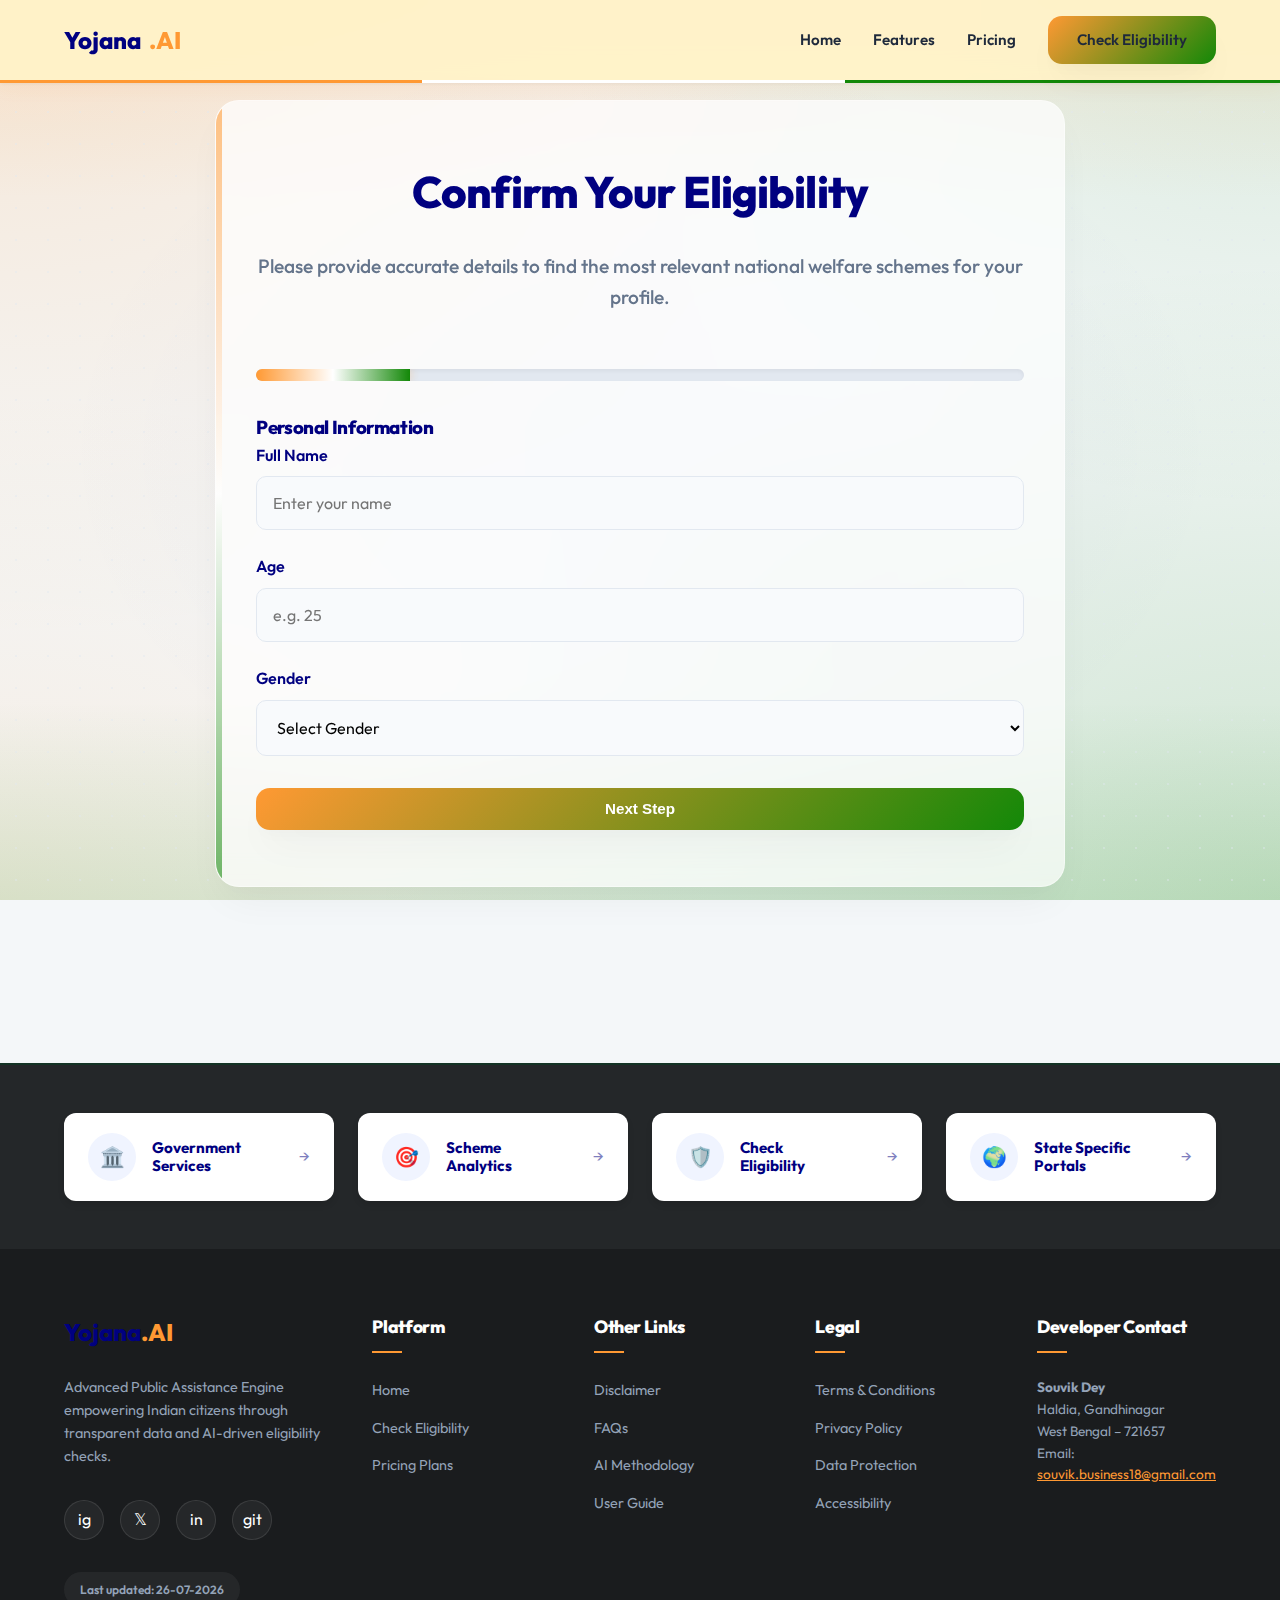
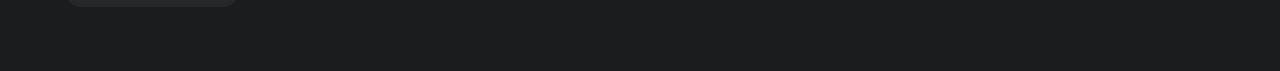
<file: frontend/results.html>
<!DOCTYPE html>
<html lang="en">

<head>
    <meta charset="UTF-8">
    <meta name="viewport" content="width=device-width, initial-scale=1.0">
    <title>Your Eligible Schemes - Yojana.AI</title>
    <link href="https://fonts.googleapis.com/css2?family=Outfit:wght@300;400;600;800&display=swap" rel="stylesheet">
    <link rel="stylesheet" href="styles/main.css">
</head>

<body>
    <nav>
        <a href="index.html" class="logo">Yojana<span>.AI</span></a>

        <!-- Mobile Menu Toggle (Task 3) -->
        <div class="mobile-menu-toggle">
            <span></span>
            <span></span>
            <span></span>
        </div>

        <div class="nav-links">
            <select id="lang-toggle" class="premium-select" style="margin-right: 1rem;">
                <option value="en">English</option>
                <option value="hi">Hindi (हिन्दी)</option>
                <option value="bn">Bengali (বাংলা)</option>
                <option value="ta">Tamil (தமிழ்)</option>
                <option value="mr">Marathi (मराठी)</option>
            </select>
            <a href="index.html">Home</a>
            <a href="pricing.html">Pricing</a>
            <a href="eligibility.html" class="btn btn-primary" style="padding: 0.75rem 1.8rem;">New Check</a>
        </div>
    </nav>

    <div class="pulse-ticker-wrapper">
        <div class="pulse-ticker" id="pulse-ticker">
            🇮🇳 <strong>Digital India Mission 2026:</strong> Direct Benefit Transfers reaching millions! •
            <strong>PM-Kisan Update:</strong> 16th Installment successfully released to 11 Crore farmers! •
            <strong>Education:</strong> New National Merit Scholarships added for 2026 academic year •
            <strong>Health:</strong> Ayushman Bharat coverage extended to senior citizens •
            <strong>Tech:</strong> Platform updated with latest civil standards for transparent governance
        </div>
    </div>

    <header id="hero-premium" class="scroll-reveal"
        style="padding: 100px 0 60px; background: none; text-align: center;">
        <div class="container">
            <h1 id="results-headline" style="font-size: 3.5rem; margin-bottom: 1.5rem; color: var(--ashoka-navy);">
                Benefits
                Assessment Dashboard</h1>
            <p id="results-subheadline"
                style="color: var(--text-muted); font-size: 1.25rem; max-width: 800px; margin: 0 auto; font-weight: 500;">
                Official eligibility overview and personalized scheme discovery portal for Indian citizens.</p>
        </div>
    </header>

    <main class="container" style="padding-bottom: 100px;">
        <div class="results-layout">

            <!-- Top Section: Assessment Panel -->
            <section id="analyzer-section" class="institutional-panel scroll-reveal"
                style="display: none; margin-bottom: 3.5rem;">
                <div class="analyzer-header"
                    style="display: flex; align-items: center; justify-content: space-between; margin-bottom: 1.5rem;">
                    <div>
                        <h2
                            style="margin: 0; display: flex; align-items: center; gap: 1rem; color: var(--ashoka-navy);">
                            <span class="feature-icon floating"
                                style="width: 48px; height: 48px; font-size: 1.5rem; margin-bottom: 0;">📊</span>
                            Assessment Panel
                        </h2>
                        <p style="margin: 0.75rem 0 0; color: var(--text-muted); font-size: 1.1rem; font-weight: 500;">
                            Verify document compliance to
                            calculate approval probability across all national schemes.</p>
                    </div>
                    <button type="button" id="run-analysis" class="btn btn-primary" style="padding: 1rem 2rem;">Process
                        Assessment</button>
                </div>

                <hr class="panel-divider">

                <form id="compliance-form" class="analyzer-grid-top">
                    <!-- Row 1 -->
                    <div class="q-group-sidebar">
                        <span>Aadhaar name match?</span>
                        <select name="aadhaar_name_match">
                            <option value="1">Yes</option>
                            <option value="0">No</option>
                        </select>
                    </div>
                    <div class="q-group-sidebar">
                        <span>Income cert valid?</span>
                        <select name="income_certificate_valid">
                            <option value="1">Yes</option>
                            <option value="0">No</option>
                        </select>
                    </div>
                    <div class="q-group-sidebar">
                        <span>Bank DBT enabled?</span>
                        <select name="bank_account_seeded">
                            <option value="1">Yes</option>
                            <option value="0">No</option>
                        </select>
                    </div>
                    <div class="q-group-sidebar">
                        <span>Address match?</span>
                        <select name="address_match">
                            <option value="1">Yes</option>
                            <option value="0">No</option>
                        </select>
                    </div>
                    <!-- Row 2 -->
                    <div class="q-group-sidebar">
                        <span>Category cert valid?</span>
                        <select name="category_certificate_valid">
                            <option value="1">Yes</option>
                            <option value="0">No</option>
                        </select>
                    </div>
                    <div class="q-group-sidebar">
                        <span>Passport photo correct?</span>
                        <select name="photo_correct">
                            <option value="1">Yes</option>
                            <option value="0">No</option>
                        </select>
                    </div>
                    <div class="q-group-sidebar">
                        <span>Aadhaar mobile linked?</span>
                        <select name="mobile_linked">
                            <option value="1">Yes</option>
                            <option value="0">No</option>
                        </select>
                    </div>
                    <div class="q-group-sidebar">
                        <span>Self-attested docs ready?</span>
                        <select name="self_attested_docs">
                            <option value="1">Yes</option>
                            <option value="0">No</option>
                        </select>
                    </div>
                </form>

                <div class="info-callout" style="margin-top: 1.5rem;">
                    <strong>Next Step:</strong> Ensure you have the original documents ready. High probability matches
                    will be prioritized in your generated roadmap.
                </div>
            </section>

            <!-- Main Content: Filters & Schemes -->
            <div class="results-main scroll-reveal">
                <div class="institutional-panel" style="padding: 1.5rem 2.5rem; margin-bottom: 2rem;">
                    <div class="filter-bar" style="display: flex; gap: 1.5rem; align-items: center;">
                        <div style="flex: 2; position: relative;">
                            <input type="text" id="scheme-search" placeholder="Search by scheme name or benefit..."
                                style="width: 100%; padding: 0.8rem 1rem 0.8rem 3rem; border-radius: 12px; border: 1px solid var(--border-soft); font-family: inherit; font-size: 1rem; background: rgba(255,255,255,0.8);">
                            <span
                                style="position: absolute; left: 1.25rem; top: 50%; transform: translateY(-50%); opacity: 0.6; font-size: 1.1rem;">🔍</span>
                        </div>
                        <select id="scheme-sort" class="premium-select" style="min-width: 240px;">
                            <option value="relevance">Priority Matches</option>
                            <option value="popularity">Scheme Popularity</option>
                        </select>
                    </div>
                </div>

                <!-- Scheme Results Grid -->
                <div id="schemes-grid" class="schemes-grid">
                    <!-- Dynamic Content -->
                </div>
            </div>
        </div>
    </main>

    <!-- Citizen Pulse Toast -->
    <div id="live-pulse">
        <div class="pulse-dot"></div>
        <div id="pulse-content" style="font-size: 0.9rem; font-weight: 600; color: var(--ashoka-navy);"></div>
    </div>

    <footer class="mega-footer">
                <div class="footer-quick-access">
            <div class="container">
                <div class="quick-access-grid">
                    <a href="index.html" class="footer-card">
                        <div class="footer-card-icon">&#127963;&#65039;</div>
                        <div class="footer-card-text">Government<br>Services</div>
                        <span style="opacity: 0.5;">&#8594;</span>
                    </a>
                    <a href="results.html" class="footer-card">
                        <div class="footer-card-icon">&#127919;</div>
                        <div class="footer-card-text">Scheme<br>Analytics</div>
                        <span style="opacity: 0.5;">&#8594;</span>
                    </a>
                    <a href="eligibility.html" class="footer-card">
                        <div class="footer-card-icon">&#128737;&#65039;</div>
                        <div class="footer-card-text">Check<br>Eligibility</div>
                        <span style="opacity: 0.5;">&#8594;</span>
                    </a>
                    <a href="state-portals.html" class="footer-card">
                        <div class="footer-card-icon">&#127757;</div>
                        <div class="footer-card-text">State Specific<br>Portals</div>
                        <span style="opacity: 0.5;">&#8594;</span>
                    </a>
                </div>
            </div>
        </div>

        <div class="container footer-main-content">
            <div class="footer-brand">
                <a href="index.html" class="logo"
                    style="margin-bottom: 1.5rem; display: block;">Yojana<span>.AI</span></a>
                <p>Advanced Public Assistance Engine empowering Indian citizens through transparent data and AI-driven
                    eligibility checks.</p>
                <div class="social-links">
                    <a href="https://www.instagram.com/oops_i_debugged_it?igsh=MXFkb3Zyb2tvZmQyZw==" target="_blank"
                        rel="noopener noreferrer" class="social-icon">ig</a>
                    <a href="#" class="social-icon">𝕏</a>
                    <a href="https://www.linkedin.com/in/souvik-dey-400497366/" target="_blank"
                        rel="noopener noreferrer" class="social-icon">in</a>
                    <a href="https://github.com/Souvik-Dey-2029" target="_blank" rel="noopener noreferrer"
                        class="social-icon">git</a>
                </div>
                <div class="footer-last-updated">Last updated: 24-02-2026</div>
            </div>

            <div class="footer-col">
                <h3>Platform</h3>
                <ul class="footer-links">
                    <li><a href="index.html">Home</a></li>
                    <li><a href="eligibility.html">Check Eligibility</a></li>
                    <li><a href="pricing.html">Pricing Plans</a></li>
                </ul>
            </div>

            <div class="footer-col">
                <h3>Other Links</h3>
                <ul class="footer-links">
                    <li><a href="disclaimer.html">Disclaimer</a></li>
                    <li><a href="faq.html">FAQs</a></li>
                    <li><a href="methodology.html">AI Methodology</a></li>
                    <li><a href="user-guide.html">User Guide</a></li>
                </ul>
            </div>

            <div class="footer-col">
                <h3>Legal</h3>
                <ul class="footer-links">
                    <li><a href="terms.html">Terms & Conditions</a></li>
                    <li><a href="privacy.html">Privacy Policy</a></li>
                    <li><a href="data-protection.html">Data Protection</a></li>
                    <li><a href="accessibility.html">Accessibility</a></li>
                </ul>
            </div>

            <div class="footer-col">
                <h3>Developer Contact</h3>
                <div class="contact-info">
                    <p><strong>Souvik Dey</strong></p>
                    <p>Haldia, Gandhinagar</p>
                    <p>West Bengal – 721657</p>
                    <p>Email: <a href="mailto:souvik.business18@gmail.com" style="color:var(--primary-saffron)">souvik.business18@gmail.com</a></p>
                </div>
            </div>
        </div>
    </footer>

    <script src="js/main.js"></script>
    <script src="js/pdf-utils.js"></script>
    <script src="js/results.js"></script>
</body>

</html>
</file>
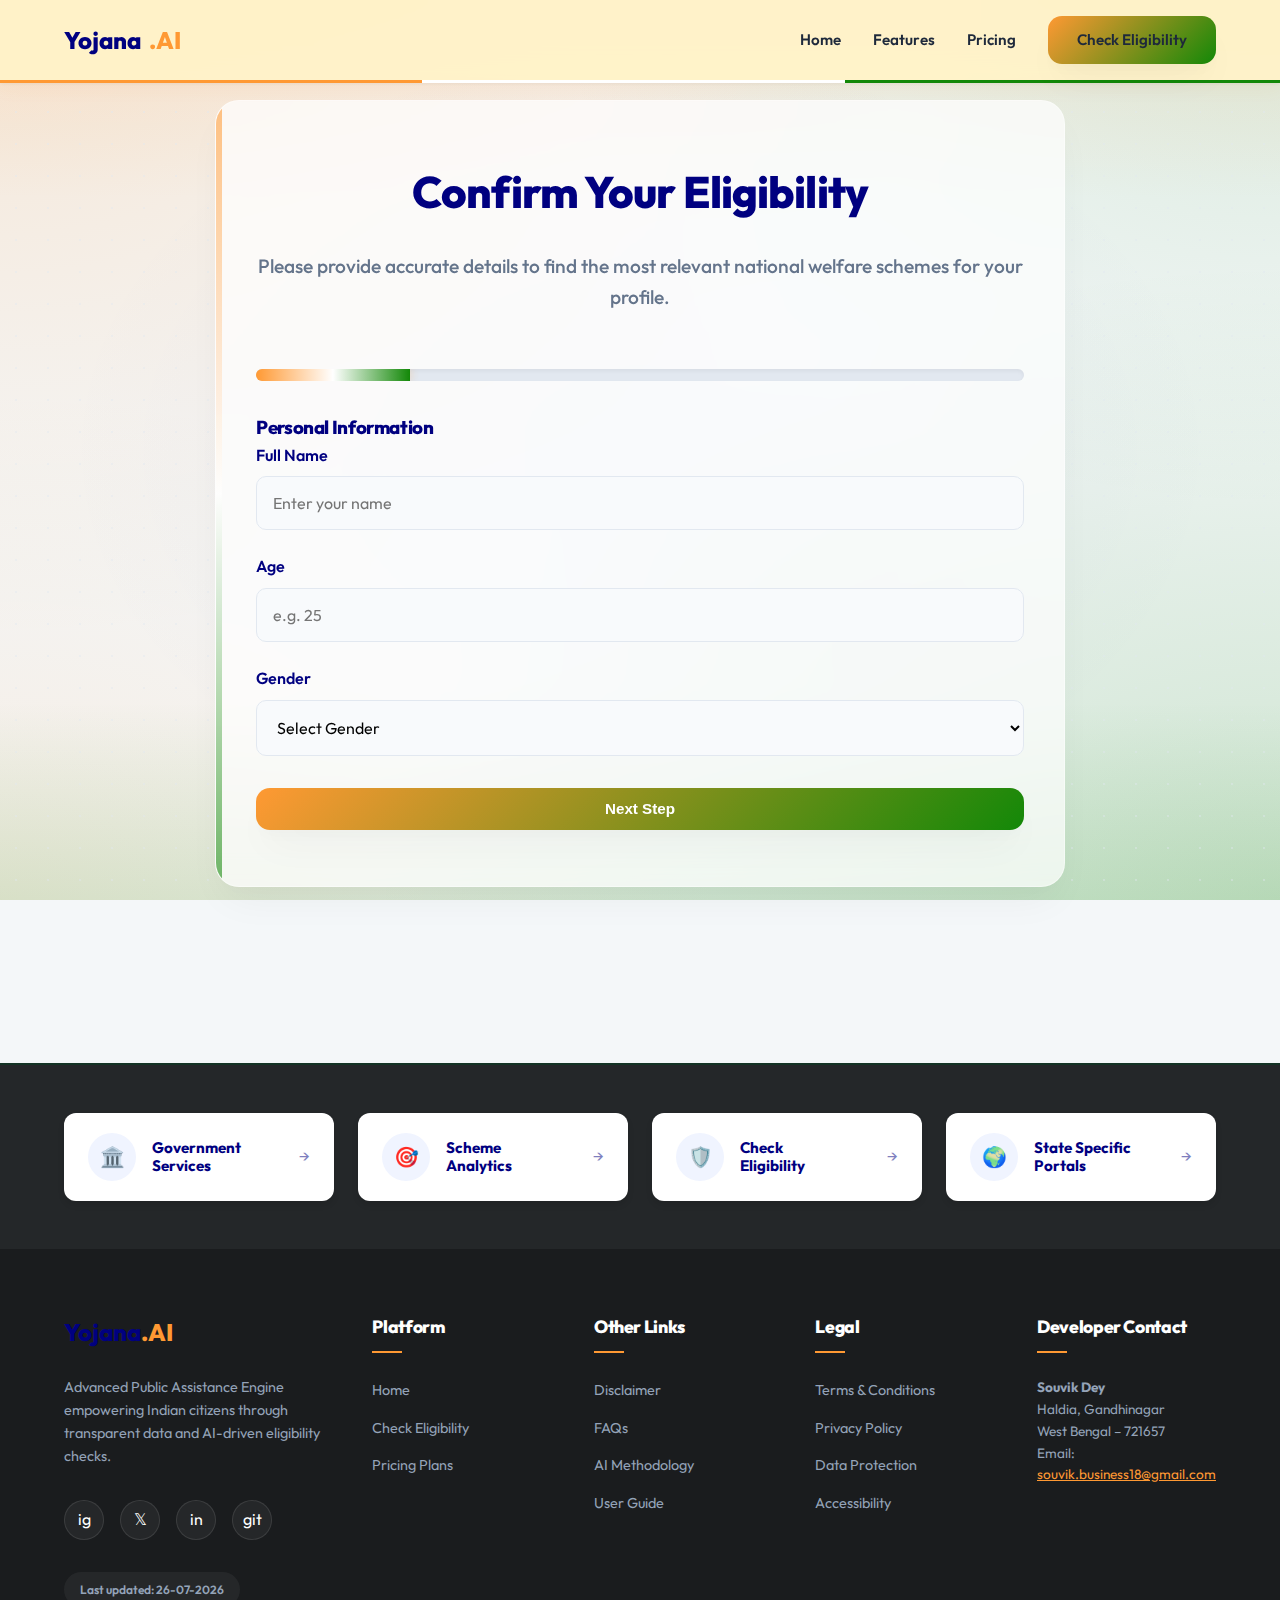
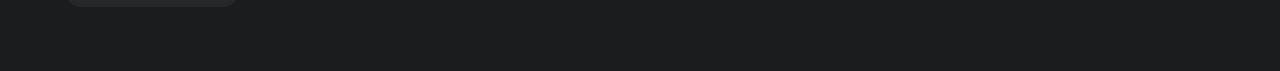
<file: frontend/scheme-details.html>
<!DOCTYPE html>
<html lang="en">

<head>
    <meta charset="UTF-8">
    <meta name="viewport" content="width=device-width, initial-scale=1.0">
    <title>Scheme Details - Yojana.AI</title>
    <link href="https://fonts.googleapis.com/css2?family=Outfit:wght@300;400;600;800&display=swap" rel="stylesheet">
    <link rel="stylesheet" href="styles/main.css">
    <style>
        .details-hero {
            padding: 120px 0 80px;
            background: linear-gradient(135deg, #f8fafc 0%, #eff6ff 100%);
            border-bottom: 1px solid var(--border-soft);
        }

        .details-grid {
            display: grid;
            grid-template-columns: 1fr 350px;
            gap: 3rem;
            margin-top: -60px;
        }

        .details-main-card {
            background: white;
            border-radius: var(--radius-xl);
            padding: 3rem;
            box-shadow: 0 20px 50px rgba(0, 0, 0, 0.05);
            border: 1px solid var(--border-soft);
        }

        .details-sidebar {
            display: flex;
            flex-direction: column;
            gap: 2rem;
        }

        .sticky-sidebar {
            position: sticky;
            top: 100px;
        }

        .sidebar-card {
            background: white;
            border-radius: var(--radius-lg);
            padding: 2rem;
            border: 1px solid var(--border-soft);
            box-shadow: 0 10px 30px rgba(0, 0, 0, 0.03);
        }

        .benefit-highlight {
            font-size: 1.5rem;
            font-weight: 800;
            color: var(--gov-green);
            display: flex;
            align-items: center;
            gap: 0.75rem;
            margin-bottom: 1.5rem;
        }

        .doc-item {
            display: flex;
            align-items: center;
            gap: 1rem;
            padding: 1rem;
            background: #f9fafb;
            border-radius: 12px;
            margin-bottom: 0.75rem;
            font-weight: 600;
            color: var(--ashoka-navy);
            border: 1px solid transparent;
            transition: all 0.3s ease;
        }

        .doc-item:hover {
            border-color: var(--gov-green);
            background: #f0fdf4;
            transform: translateX(5px);
        }

        .back-link {
            display: inline-flex;
            align-items: center;
            gap: 0.5rem;
            color: var(--text-muted);
            text-decoration: none;
            font-weight: 700;
            margin-bottom: 2rem;
            transition: color 0.3s ease;
        }

        .back-link:hover {
            color: var(--ashoka-navy);
        }

        @media (max-width: 1024px) {
            .details-grid {
                grid-template-columns: 1fr;
            }

            .details-grid {
                margin-top: 0;
            }

            .sticky-sidebar {
                position: static;
            }
        }
    </style>
</head>

<body>
    <nav>
        <a href="index.html" class="logo">Yojana<span>.AI</span></a>
        <div class="nav-links">
            <select id="lang-toggle" class="lang-selector"
                style="background: rgba(255,255,255,0.8); border: 1px solid var(--border-soft); padding: 0.5rem; border-radius: 8px; font-weight: 700; color: var(--ashoka-navy); cursor: pointer; outline: none;">
                <option value="en">English</option>
                <option value="hi">हिन्दी (Hindi)</option>
                <option value="bn">বাংলা (Bengali)</option>
                <option value="ta">தமிழ் (Tamil)</option>
                <option value="mr">मराठी (Marathi)</option>
            </select>
            <a href="results.html">Back to Results</a>
            <a href="index.html">Home</a>
            <a href="eligibility.html" class="btn btn-primary">New Check</a>
        </div>
    </nav>


    <header class="details-hero">
        <div class="container">
            <a href="results.html" class="back-link">← Back to Assessment Dashboard</a>
            <div style="display: flex; align-items: center; gap: 2rem;">
                <div id="scheme-icon" class="scheme-icon-circle" style="width: 100px; height: 100px; font-size: 3rem;">
                    🏛️</div>
                <div>
                    <h1 id="scheme-name" style="font-size: 3rem; margin-bottom: 0.5rem; color: var(--ashoka-navy);">
                        Scheme Loading...</h1>
                    <div id="scheme-tags" style="display: flex; gap: 1rem;">
                        <!-- Tags injected by JS -->
                    </div>
                </div>
            </div>
        </div>
    </header>

    <main class="container" style="padding-bottom: 100px;">
        <div class="details-grid">
            <div class="details-main-card animate-fade-in">
                <h2 style="margin-bottom: 1.5rem;">Scheme Overview</h2>
                <p id="scheme-description"
                    style="font-size: 1.15rem; color: var(--text-muted); line-height: 1.8; margin-bottom: 3rem;">
                    Fetching detailed information from Bharat Gateway...
                </p>

                <div class="benefit-highlight">
                    <span>✨</span> Primary Benefits
                </div>
                <div id="scheme-benefits"
                    style="font-size: 1.25rem; font-weight: 600; color: var(--ashoka-navy); padding: 2rem; background: #f0fdf4; border-radius: 20px; border-left: 6px solid var(--gov-green); margin-bottom: 3rem;">
                    --
                </div>

                <h2 style="margin-bottom: 1.5rem;">Required Documentation</h2>
                <div id="docs-list">
                    <!-- Docs injected by JS -->
                </div>

                <div id="ai-analysis-box" style="margin-top: 4rem; display: none;">
                    <h2 style="margin-bottom: 1.5rem; display: flex; align-items: center; gap: 1rem;">
                        <span style="font-size: 1.5rem;">🤖</span> AI Eligibility Analysis
                    </h2>
                    <div id="ai-analysis-content">
                        <!-- Content injected by JS -->
                    </div>
                </div>
            </div>

            <aside class="details-sidebar">
                <div class="sticky-sidebar">
                    <div class="sidebar-card animate-fade-in" style="animation-delay: 0.1s;">
                        <h3 style="margin-bottom: 1.5rem;">Application Status</h3>
                        <div id="probability-widget">
                            <!-- Widget injected by JS -->
                        </div>
                        <hr style="margin: 2rem 0; border: none; border-top: 1px solid var(--border-soft);">
                        <div style="display: flex; flex-direction: column; gap: 1rem;">
                            <a id="apply-btn" href="#" target="_blank" class="btn btn-primary"
                                style="padding: 1.25rem; text-align: center; font-size: 1.1rem; font-weight: 800;">
                                Official Application 🚀
                            </a>
                            <button id="guide-btn" class="btn glass" style="padding: 1.25rem; font-weight: 700;">
                                Download AI Guide (PDF) 📄
                            </button>
                        </div>
                        <p id="deadline-text"
                            style="text-align: center; font-size: 0.85rem; color: var(--text-muted); margin-top: 1.5rem; font-weight: 600;">
                            Deadline: Loading...
                        </p>
                    </div>

                    <div class="sidebar-card animate-fade-in"
                        style="animation-delay: 0.2s; background: var(--ashoka-navy); color: white;">
                        <h4 style="margin-bottom: 1rem; color: var(--primary-saffron);">Need Assistance?</h4>
                        <p style="font-size: 0.9rem; opacity: 0.8; margin-bottom: 1.5rem;">Our AI agents are ready to
                            help you with the verification process.</p>
                        <a href="faq.html" style="color: white; font-weight: 700; text-decoration: underline;">Visit
                            Support Center</a>
                    </div>
                </div>
            </aside>
        </div>
    </main>

    <footer class="mega-footer">
                <div class="footer-quick-access">
            <div class="container">
                <div class="quick-access-grid">
                    <a href="index.html" class="footer-card">
                        <div class="footer-card-icon">&#127963;&#65039;</div>
                        <div class="footer-card-text">Government<br>Services</div>
                        <span style="opacity: 0.5;">&#8594;</span>
                    </a>
                    <a href="results.html" class="footer-card">
                        <div class="footer-card-icon">&#127919;</div>
                        <div class="footer-card-text">Scheme<br>Analytics</div>
                        <span style="opacity: 0.5;">&#8594;</span>
                    </a>
                    <a href="eligibility.html" class="footer-card">
                        <div class="footer-card-icon">&#128737;&#65039;</div>
                        <div class="footer-card-text">Check<br>Eligibility</div>
                        <span style="opacity: 0.5;">&#8594;</span>
                    </a>
                    <a href="state-portals.html" class="footer-card">
                        <div class="footer-card-icon">&#127757;</div>
                        <div class="footer-card-text">State Specific<br>Portals</div>
                        <span style="opacity: 0.5;">&#8594;</span>
                    </a>
                </div>
            </div>
        </div>

        <div class="container footer-main-content">
            <div class="footer-brand">
                <a href="index.html" class="logo"
                    style="margin-bottom: 1.5rem; display: block;">Yojana<span>.AI</span></a>
                <p>Advanced Public Assistance Engine empowering Indian citizens through transparent data and AI-driven
                    eligibility checks.</p>
                <div class="social-links">
                    <a href="https://www.instagram.com/oops_i_debugged_it?igsh=MXFkb3Zyb2tvZmQyZw==" target="_blank"
                        rel="noopener noreferrer" class="social-icon">ig</a>
                    <a href="#" class="social-icon">𝕏</a>
                    <a href="https://www.linkedin.com/in/souvik-dey-400497366/" target="_blank"
                        rel="noopener noreferrer" class="social-icon">in</a>
                    <a href="https://github.com/Souvik-Dey-2029" target="_blank" rel="noopener noreferrer"
                        class="social-icon">git</a>
                </div>
                <div class="footer-last-updated">Last updated: 24-02-2026</div>
            </div>

            <div class="footer-col">
                <h3>Platform</h3>
                <ul class="footer-links">
                    <li><a href="index.html">Home</a></li>
                    <li><a href="eligibility.html">Check Eligibility</a></li>
                    <li><a href="pricing.html">Pricing Plans</a></li>
                </ul>
            </div>

            <div class="footer-col">
                <h3>Other Links</h3>
                <ul class="footer-links">
                    <li><a href="disclaimer.html">Disclaimer</a></li>
                    <li><a href="faq.html">FAQs</a></li>
                    <li><a href="methodology.html">AI Methodology</a></li>
                    <li><a href="user-guide.html">User Guide</a></li>
                </ul>
            </div>

            <div class="footer-col">
                <h3>Legal</h3>
                <ul class="footer-links">
                    <li><a href="terms.html">Terms & Conditions</a></li>
                    <li><a href="privacy.html">Privacy Policy</a></li>
                    <li><a href="data-protection.html">Data Protection</a></li>
                    <li><a href="accessibility.html">Accessibility</a></li>
                </ul>
            </div>

            <div class="footer-col">
                <h3>Developer Contact</h3>
                <div class="contact-info">
                    <p><strong>Souvik Dey</strong></p>
                    <p>Haldia, Gandhinagar</p>
                    <p>West Bengal – 721657</p>
                    <p>Email: <a href="mailto:souvik.business18@gmail.com" style="color:var(--primary-saffron)">souvik.business18@gmail.com</a></p>
                </div>
            </div>
        </div>
    </footer>

    <script src="js/main.js"></script>
    <script src="js/pdf-utils.js"></script>
    <script src="js/scheme-details.js"></script>
</body>

</html>
</file>
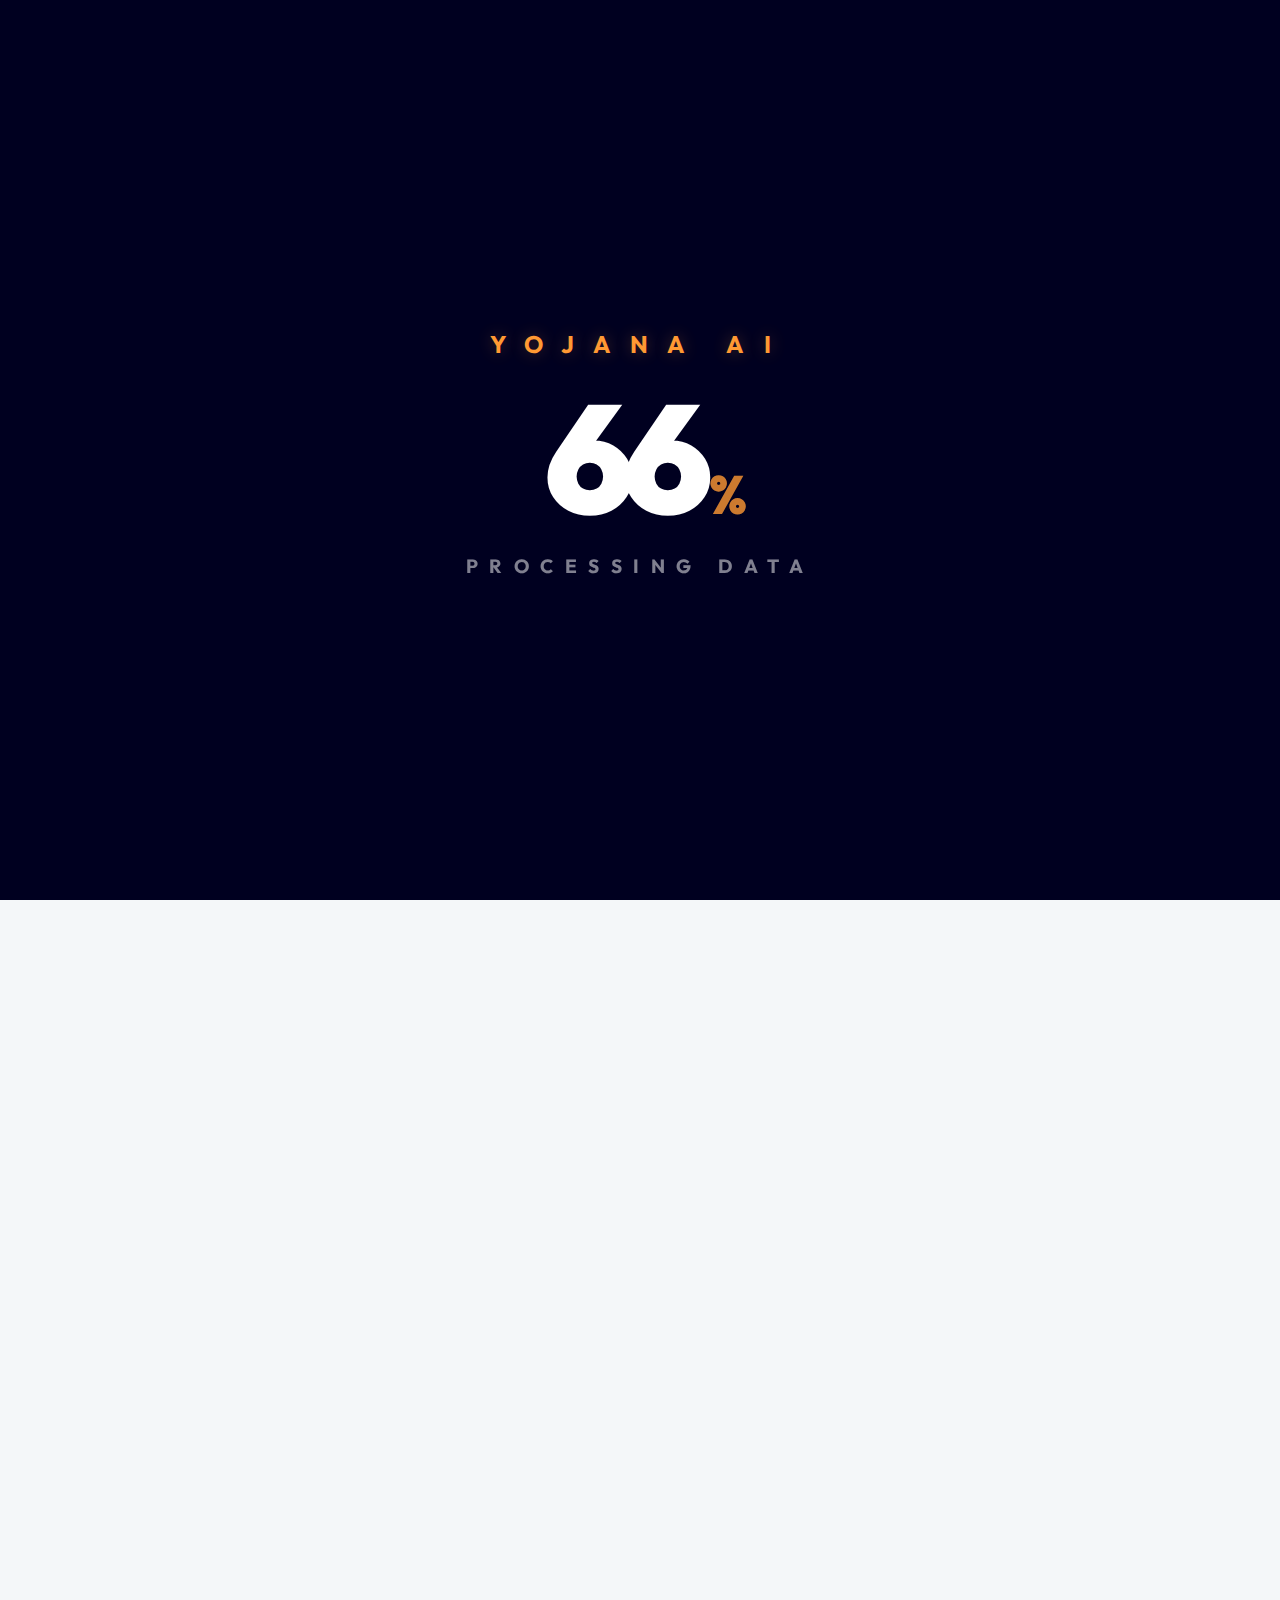
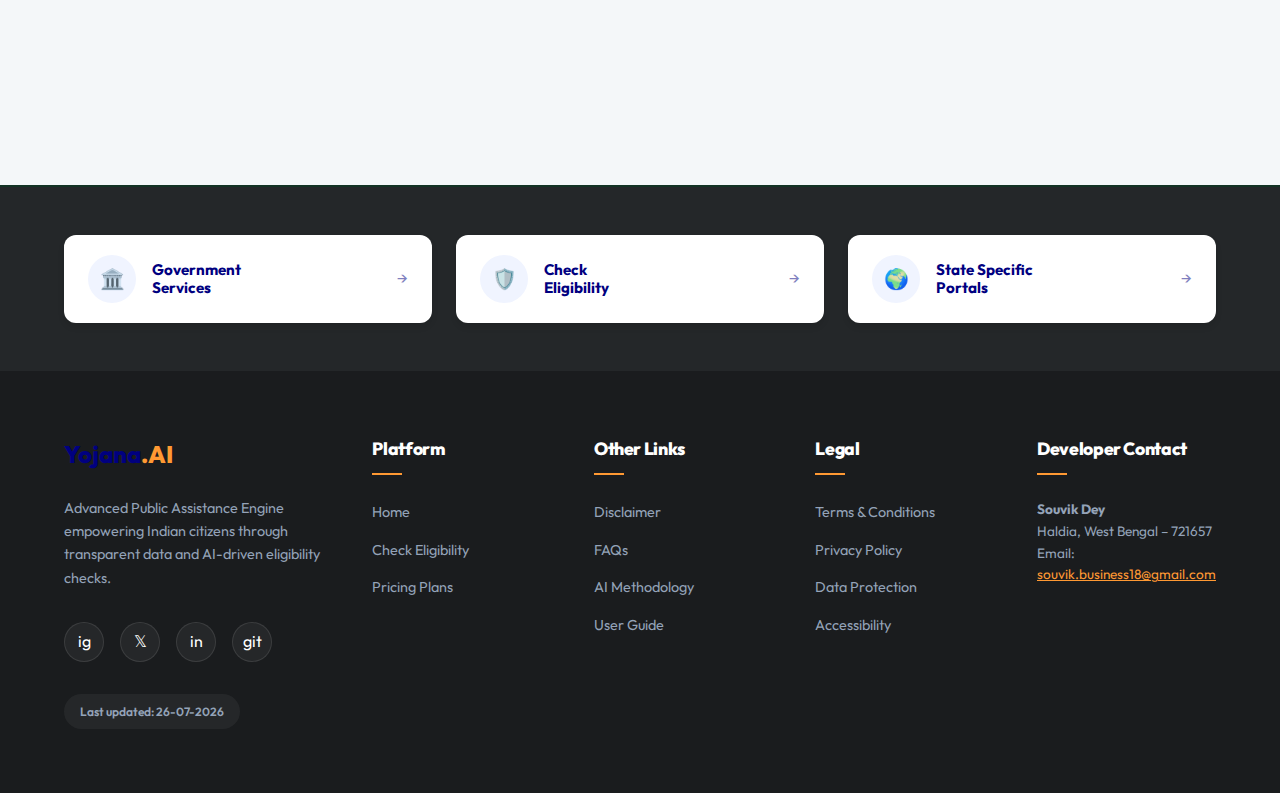
<file: frontend/state-portals.html>
<!DOCTYPE html>
<html lang="en">

<head>
    <meta charset="UTF-8">
    <meta name="viewport" content="width=device-width, initial-scale=1.0">
    <title>State Specific Portals - Yojana.AI</title>
    <meta name="description"
        content="Directory of all Indian state government portals for welfare scheme applications and public services.">
    <link rel="preconnect" href="https://fonts.googleapis.com">
    <link rel="preconnect" href="https://fonts.gstatic.com" crossorigin>
    <link href="https://fonts.googleapis.com/css2?family=Outfit:wght@300;400;600;800&display=swap" rel="stylesheet">
    <link rel="stylesheet" href="styles/main.css">
    <style>
        .portals-grid {
            display: grid;
            grid-template-columns: repeat(auto-fill, minmax(280px, 1fr));
            gap: 1.25rem;
            margin: 2rem 0;
        }

        .portal-card {
            background: white;
            border: 1px solid var(--border-soft);
            border-radius: var(--radius-lg);
            padding: 1.5rem;
            display: flex;
            align-items: center;
            gap: 1rem;
            transition: all 0.25s ease;
            text-decoration: none;
            color: var(--text-main);
        }

        .portal-card:hover {
            border-color: var(--gov-green);
            box-shadow: 0 8px 24px rgba(0, 0, 0, 0.08);
            transform: translateY(-2px);
        }

        .portal-flag {
            font-size: 2rem;
            flex-shrink: 0;
        }

        .portal-info h3 {
            font-size: 1rem;
            color: var(--ashoka-navy);
            margin-bottom: 0.2rem;
        }

        .portal-info p {
            font-size: 0.8rem;
            color: var(--text-muted);
            margin: 0;
        }

        .portal-arrow {
            margin-left: auto;
            color: var(--gov-green);
            font-weight: 700;
            flex-shrink: 0;
        }

        .search-bar {
            width: 100%;
            padding: 0.9rem 1.25rem;
            border: 2px solid var(--border-soft);
            border-radius: var(--radius-lg);
            font-family: inherit;
            font-size: 1rem;
            outline: none;
            margin-bottom: 2rem;
            transition: border-color 0.2s;
        }

        .search-bar:focus {
            border-color: var(--gov-green);
        }

        .central-portal-card {
            background: linear-gradient(135deg, var(--ashoka-navy), #1e3a8a);
            color: white;
            border-radius: var(--radius-xl);
            padding: 2.5rem;
            margin-bottom: 3rem;
            display: flex;
            align-items: center;
            gap: 2rem;
        }

        .central-portal-card .icon {
            font-size: 3rem;
        }

        .central-portal-card h2 {
            color: white;
            margin-bottom: 0.5rem;
        }

        .central-portal-card p {
            opacity: 0.8;
            margin: 0 0 1rem;
        }
    </style>
</head>

<body>
    <nav>
        <a href="index.html" class="logo">Yojana<span>.AI</span></a>
        <div class="mobile-menu-toggle"><span></span><span></span><span></span></div>
        <div class="nav-links">
            <a href="index.html">Home</a>
            <a href="index.html#features">Features</a>
            <a href="pricing.html">Pricing</a>
            <a href="eligibility.html" class="btn btn-primary">Check Eligibility</a>
        </div>
    </nav>

    <main class="container" style="padding-top: 120px; padding-bottom: 80px;">
        <div class="animate-fade-in">
            <h1 class="section-title" style="margin-bottom: 0.5rem;">State Specific Portals</h1>
            <p style="color: var(--text-muted); margin-bottom: 3rem;">Official government portals for all Indian states
                and union territories. Apply directly for state welfare schemes.</p>

            <!-- Central Portal -->
            <div class="central-portal-card">
                <div class="icon">&#127968;</div>
                <div>
                    <h2>myScheme &mdash; National Portal</h2>
                    <p>One-stop portal to discover and apply for 1000+ central government schemes across all ministries.
                    </p>
                    <a href="https://myscheme.gov.in" target="_blank" rel="noopener noreferrer" class="btn btn-primary"
                        style="display: inline-block; padding: 0.6rem 1.4rem;">Visit myScheme.gov.in &#8594;</a>
                </div>
            </div>

            <input type="text" class="search-bar" id="portalSearch" placeholder="&#128269; Search for a state..."
                onkeyup="filterPortals()">

            <div class="portals-grid" id="portalsGrid">
                <!-- Row 1 -->
                <a href="https://janma.karnataka.gov.in" target="_blank" rel="noopener" class="portal-card">
                    <div class="portal-flag">&#127470;&#127475;</div>
                    <div class="portal-info">
                        <h3>Karnataka</h3>
                        <p>Seva Sindhu — Integrated Services Portal</p>
                    </div>
                    <div class="portal-arrow">&#8594;</div>
                </a>
                <a href="https://mahaonline.gov.in" target="_blank" rel="noopener" class="portal-card">
                    <div class="portal-flag">&#127470;&#127475;</div>
                    <div class="portal-info">
                        <h3>Maharashtra</h3>
                        <p>MahaOnline — One Stop Shop</p>
                    </div>
                    <div class="portal-arrow">&#8594;</div>
                </a>
                <a href="https://edistrict.up.gov.in" target="_blank" rel="noopener" class="portal-card">
                    <div class="portal-flag">&#127470;&#127475;</div>
                    <div class="portal-info">
                        <h3>Uttar Pradesh</h3>
                        <p>e-District UP — Citizen Services</p>
                    </div>
                    <div class="portal-arrow">&#8594;</div>
                </a>
                <a href="https://wb.gov.in" target="_blank" rel="noopener" class="portal-card">
                    <div class="portal-flag">&#127470;&#127475;</div>
                    <div class="portal-info">
                        <h3>West Bengal</h3>
                        <p>WB Government — Public Services</p>
                    </div>
                    <div class="portal-arrow">&#8594;</div>
                </a>
                <a href="https://rajssp.raj.nic.in" target="_blank" rel="noopener" class="portal-card">
                    <div class="portal-flag">&#127470;&#127475;</div>
                    <div class="portal-info">
                        <h3>Rajasthan</h3>
                        <p>Rajasthan SSP — Social Security Schemes</p>
                    </div>
                    <div class="portal-arrow">&#8594;</div>
                </a>
                <a href="https://edistrict.tn.gov.in" target="_blank" rel="noopener" class="portal-card">
                    <div class="portal-flag">&#127470;&#127475;</div>
                    <div class="portal-info">
                        <h3>Tamil Nadu</h3>
                        <p>e-Sevai — District e-Services</p>
                    </div>
                    <div class="portal-arrow">&#8594;</div>
                </a>
                <a href="https://ap.meeseva.gov.in" target="_blank" rel="noopener" class="portal-card">
                    <div class="portal-flag">&#127470;&#127475;</div>
                    <div class="portal-info">
                        <h3>Andhra Pradesh</h3>
                        <p>Meeseva — Citizen Services</p>
                    </div>
                    <div class="portal-arrow">&#8594;</div>
                </a>
                <a href="https://ts.meeseva.telangana.gov.in" target="_blank" rel="noopener" class="portal-card">
                    <div class="portal-flag">&#127470;&#127475;</div>
                    <div class="portal-info">
                        <h3>Telangana</h3>
                        <p>Meeseva Telangana — Services Portal</p>
                    </div>
                    <div class="portal-arrow">&#8594;</div>
                </a>
                <a href="https://janaarogya.mp.nic.in" target="_blank" rel="noopener" class="portal-card">
                    <div class="portal-flag">&#127470;&#127475;</div>
                    <div class="portal-info">
                        <h3>Madhya Pradesh</h3>
                        <p>MP Online — Citizen Services</p>
                    </div>
                    <div class="portal-arrow">&#8594;</div>
                </a>
                <a href="https://gujarat.gov.in" target="_blank" rel="noopener" class="portal-card">
                    <div class="portal-flag">&#127470;&#127475;</div>
                    <div class="portal-info">
                        <h3>Gujarat</h3>
                        <p>Digital Gujarat — Citizen Services</p>
                    </div>
                    <div class="portal-arrow">&#8594;</div>
                </a>
                <a href="https://services.india.gov.in/service/listing?ln=en&cat_id=21&state_id=7" target="_blank"
                    rel="noopener" class="portal-card">
                    <div class="portal-flag">&#127470;&#127475;</div>
                    <div class="portal-info">
                        <h3>Bihar</h3>
                        <p>RTPS Bihar — Public Service</p>
                    </div>
                    <div class="portal-arrow">&#8594;</div>
                </a>
                <a href="https://edistrict.punjabgovt.gov.in" target="_blank" rel="noopener" class="portal-card">
                    <div class="portal-flag">&#127470;&#127475;</div>
                    <div class="portal-info">
                        <h3>Punjab</h3>
                        <p>e-District Punjab</p>
                    </div>
                    <div class="portal-arrow">&#8594;</div>
                </a>
                <a href="https://haryanasaralportal.in" target="_blank" rel="noopener" class="portal-card">
                    <div class="portal-flag">&#127470;&#127475;</div>
                    <div class="portal-info">
                        <h3>Haryana</h3>
                        <p>Saral Haryana — Integrated Services</p>
                    </div>
                    <div class="portal-arrow">&#8594;</div>
                </a>
                <a href="https://edistrict.kerala.gov.in" target="_blank" rel="noopener" class="portal-card">
                    <div class="portal-flag">&#127470;&#127475;</div>
                    <div class="portal-info">
                        <h3>Kerala</h3>
                        <p>e-District Kerala — Akshaya</p>
                    </div>
                    <div class="portal-arrow">&#8594;</div>
                </a>
                <a href="https://edistrict.odisha.gov.in" target="_blank" rel="noopener" class="portal-card">
                    <div class="portal-flag">&#127470;&#127475;</div>
                    <div class="portal-info">
                        <h3>Odisha</h3>
                        <p>Ama Seba — e-District Odisha</p>
                    </div>
                    <div class="portal-arrow">&#8594;</div>
                </a>
                <a href="https://jharsewa.jharkhand.gov.in" target="_blank" rel="noopener" class="portal-card">
                    <div class="portal-flag">&#127470;&#127475;</div>
                    <div class="portal-info">
                        <h3>Jharkhand</h3>
                        <p>Jharsewa — e-Services</p>
                    </div>
                    <div class="portal-arrow">&#8594;</div>
                </a>
                <a href="https://himachal.nic.in" target="_blank" rel="noopener" class="portal-card">
                    <div class="portal-flag">&#127470;&#127475;</div>
                    <div class="portal-info">
                        <h3>Himachal Pradesh</h3>
                        <p>HP Government Portal</p>
                    </div>
                    <div class="portal-arrow">&#8594;</div>
                </a>
                <a href="https://uttarakhand.gov.in" target="_blank" rel="noopener" class="portal-card">
                    <div class="portal-flag">&#127470;&#127475;</div>
                    <div class="portal-info">
                        <h3>Uttarakhand</h3>
                        <p>Apuni Sarkar — e-Services</p>
                    </div>
                    <div class="portal-arrow">&#8594;</div>
                </a>
                <a href="https://services.india.gov.in/service/listing?ln=en&cat_id=21&state_id=11" target="_blank"
                    rel="noopener" class="portal-card">
                    <div class="portal-flag">&#127470;&#127475;</div>
                    <div class="portal-info">
                        <h3>Chhattisgarh</h3>
                        <p>CG Government — Public Services</p>
                    </div>
                    <div class="portal-arrow">&#8594;</div>
                </a>
                <a href="https://serviceonline.gov.in" target="_blank" rel="noopener" class="portal-card">
                    <div class="portal-flag">&#127470;&#127475;</div>
                    <div class="portal-info">
                        <h3>All States &amp; UTs</h3>
                        <p>ServiceOnline.gov.in — National e-Services</p>
                    </div>
                    <div class="portal-arrow">&#8594;</div>
                </a>
            </div>

            <div class="info-callout" style="margin-top: 2rem;">
                <strong>Note:</strong> All links above are official government portals. Yojana.AI is not affiliated with
                these portals. Always check official government announcements for the most current scheme details and
                deadlines.
            </div>
        </div>
    </main>

    <footer class="mega-footer">
        <div class="footer-quick-access">
            <div class="container">
                <div class="quick-access-grid">
                    <a href="index.html" class="footer-card">
                        <div class="footer-card-icon">&#127963;&#65039;</div>
                        <div class="footer-card-text">Government<br>Services</div>
                        <span style="opacity: 0.5;">&#8594;</span>
                    </a>
                    <a href="eligibility.html" class="footer-card">
                        <div class="footer-card-icon">&#128737;&#65039;</div>
                        <div class="footer-card-text">Check<br>Eligibility</div>
                        <span style="opacity: 0.5;">&#8594;</span>
                    </a>
                    <a href="state-portals.html" class="footer-card">
                        <div class="footer-card-icon">&#127757;</div>
                        <div class="footer-card-text">State Specific<br>Portals</div>
                        <span style="opacity: 0.5;">&#8594;</span>
                    </a>
                </div>
            </div>
        </div>

        <div class="container footer-main-content">
            <div class="footer-brand">
                <a href="index.html" class="logo"
                    style="margin-bottom: 1.5rem; display: block;">Yojana<span>.AI</span></a>
                <p>Advanced Public Assistance Engine empowering Indian citizens through transparent data and AI-driven
                    eligibility checks.</p>
                <div class="social-links">
                    <a href="https://www.instagram.com/oops_i_debugged_it?igsh=MXFkb3Zyb2tvZmQyZw==" target="_blank"
                        rel="noopener noreferrer" class="social-icon">ig</a>
                    <a href="#" class="social-icon">&#120143;</a>
                    <a href="https://www.linkedin.com/in/souvik-dey-400497366/" target="_blank"
                        rel="noopener noreferrer" class="social-icon">in</a>
                    <a href="https://github.com/Souvik-Dey-2029" target="_blank" rel="noopener noreferrer"
                        class="social-icon">git</a>
                </div>
                <div class="footer-last-updated">Last updated: 02-03-2026</div>
            </div>
            <div class="footer-col">
                <h3>Platform</h3>
                <ul class="footer-links">
                    <li><a href="index.html">Home</a></li>
                    <li><a href="eligibility.html">Check Eligibility</a></li>
                    <li><a href="pricing.html">Pricing Plans</a></li>
                </ul>
            </div>
            <div class="footer-col">
                <h3>Other Links</h3>
                <ul class="footer-links">
                    <li><a href="disclaimer.html">Disclaimer</a></li>
                    <li><a href="faq.html">FAQs</a></li>
                    <li><a href="methodology.html">AI Methodology</a></li>
                    <li><a href="user-guide.html">User Guide</a></li>
                </ul>
            </div>
            <div class="footer-col">
                <h3>Legal</h3>
                <ul class="footer-links">
                    <li><a href="terms.html">Terms &amp; Conditions</a></li>
                    <li><a href="privacy.html">Privacy Policy</a></li>
                    <li><a href="data-protection.html">Data Protection</a></li>
                    <li><a href="accessibility.html">Accessibility</a></li>
                </ul>
            </div>
            <div class="footer-col">
                <h3>Developer Contact</h3>
                <div class="contact-info">
                    <p><strong>Souvik Dey</strong></p>
                    <p>Haldia, West Bengal &ndash; 721657</p>
                    <p>Email: <a href="mailto:souvik.business18@gmail.com"
                            style="color: var(--primary-saffron);">souvik.business18@gmail.com</a></p>
                </div>
            </div>
        </div>
    </footer>

    <script src="js/main.js"></script>
    <script>
        function filterPortals() {
            const val = document.getElementById('portalSearch').value.toLowerCase();
            document.querySelectorAll('#portalsGrid .portal-card').forEach(card => {
                card.style.display = card.textContent.toLowerCase().includes(val) ? '' : 'none';
            });
        }
    </script>
</body>

</html>
</file>
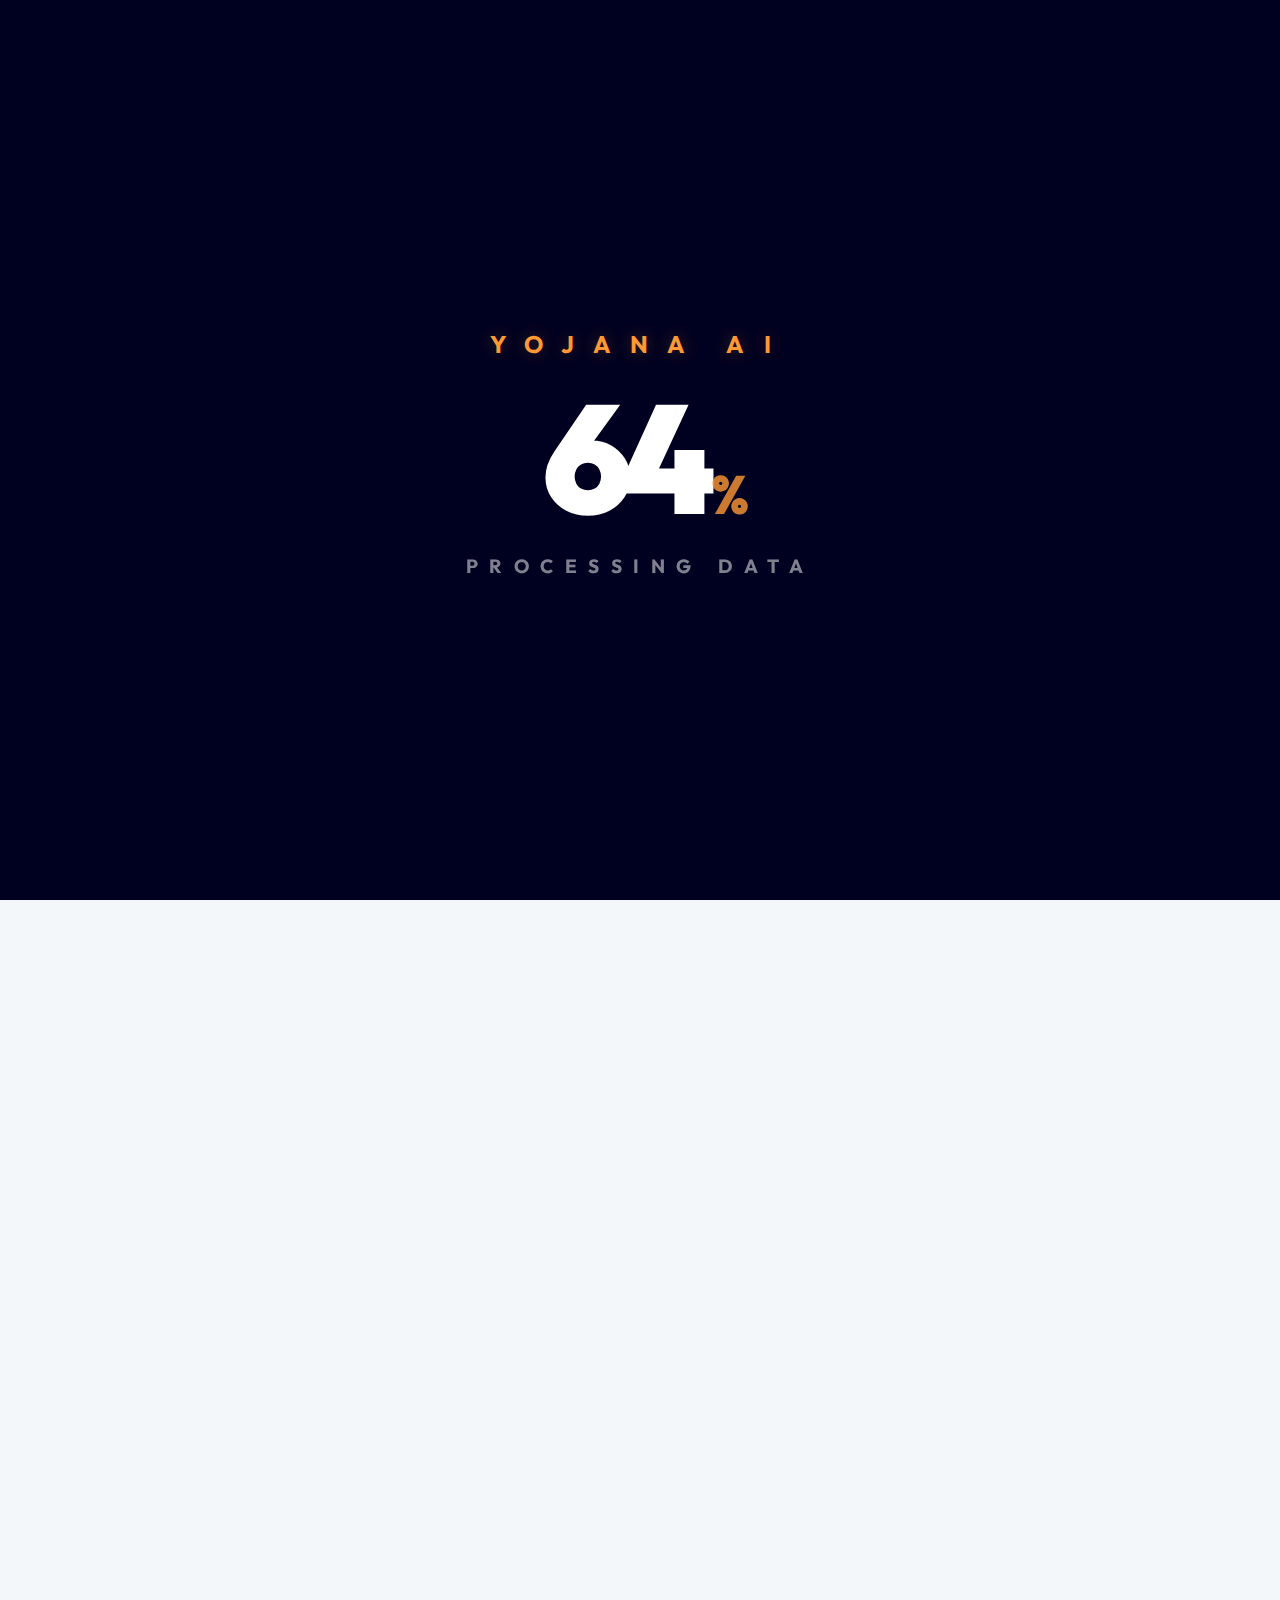
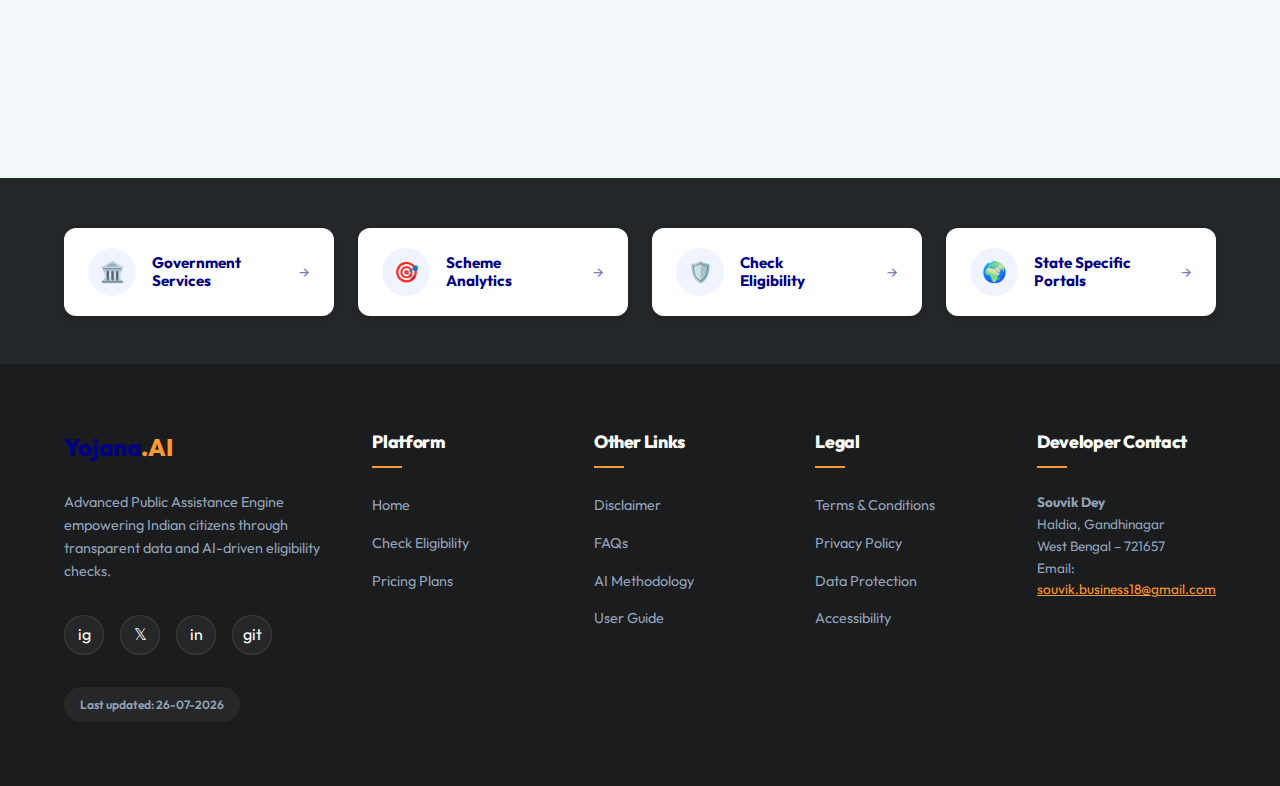
<file: frontend/terms.html>
<!DOCTYPE html>
<html lang="en">

<head>
    <meta charset="UTF-8">
    <meta name="viewport" content="width=device-width, initial-scale=1.0">
    <title>Terms of Service - Yojana.AI</title>
    <link rel="preconnect" href="https://fonts.googleapis.com">
    <link rel="preconnect" href="https://fonts.gstatic.com" crossorigin>
    <link href="https://fonts.googleapis.com/css2?family=Outfit:wght@300;400;600;800&display=swap" rel="stylesheet">
    <link rel="stylesheet" href="styles/main.css">
    <style>
        .legal-content {
            line-height: 1.8;
            color: var(--text-main);
        }

        .legal-content h2 {
            margin-top: 2.5rem;
            margin-bottom: 1rem;
            font-size: 1.5rem;
        }

        .legal-content p {
            margin-bottom: 1.25rem;
        }

        .legal-content ul {
            margin-bottom: 1.5rem;
            padding-left: 1.5rem;
        }

        .legal-content li {
            margin-bottom: 0.5rem;
        }
    </style>
</head>

<body>
    <nav>
        <a href="index.html" class="logo">Yojana<span>.AI</span></a>
        <div class="nav-links">
            <a href="index.html">Home</a>
            <a href="eligibility.html" class="btn btn-primary">Check Eligibility</a>
        </div>
    </nav>


    <main class="container" style="padding-top: 120px; padding-bottom: 80px;">
        <div class="institutional-panel animate-fade-in">
            <h1 class="section-title" style="margin-bottom: 2rem;">Terms & Conditions</h1>
            <div class="legal-content">
                <p>Welcome to Yojana.AI. By accessing or using our platform, you agree to comply with and be bound by
                    the following terms and conditions. Please read them carefully.</p>

                <h2>1. Informational Purpose Only</h2>
                <p>Yojana.AI is an independent digital tool designed to provide information on various welfare programs
                    and government schemes in India. It is <strong>not</strong> an official government portal, and we do
                    not represent any government authority.</p>

                <h2>2. No Government Affiliation</h2>
                <p>This platform is independently developed and managed. It is not affiliated with, endorsed by, or
                    connected to the Government of India or any State Government. All official data should be verified
                    through the respective government ministries or official portals.</p>

                <h2>3. AI Advisory Nature</h2>
                <p>The "Success Probability" and eligibility matching provided by our AI engine are strictly
                    <strong>advisory and probabilistic</strong>. These scores are generated based on mathematical models
                    and do not guarantee the approval of any application. The final decision rests solely with the
                    issuing government authority.
                </p>

                <h2>4. Data Privacy</h2>
                <p>We prioritize your privacy. Yojana.AI does not store personal document data or Aadhaar numbers.
                    Information input during assessments is processed locally or via secure transient APIs solely for
                    eligibility calculation purposes. Please refer to our Privacy Policy for more details.</p>

                <h2>5. External Links and Portals</h2>
                <p>Our platform may provide links to external government websites for application purposes. Yojana.AI is
                    not responsible for the content, privacy policies, or availability of these third-party sites.</p>

                <h2>6. Informational Usage of Guides</h2>
                <p>The guidance manuals and checklists provided are for educational purposes. Users are advised to
                    double-check official documentation requirements before submitting applications to official
                    authorities.</p>

                <h2>7. Limitation of Liability</h2>
                <p>Yojana.AI shall not be held liable for any rejection of scheme applications, missed deadlines, or
                    inaccuracies in official scheme data. Users use this platform at their own risk.</p>

                <div class="info-callout" style="margin-top: 3rem;">
                    Last Updated: Feb 24, 2026. For any queries, contact our developer team.
                </div>
            </div>
        </div>
    </main>

    <footer class="mega-footer">
                <div class="footer-quick-access">
            <div class="container">
                <div class="quick-access-grid">
                    <a href="index.html" class="footer-card">
                        <div class="footer-card-icon">&#127963;&#65039;</div>
                        <div class="footer-card-text">Government<br>Services</div>
                        <span style="opacity: 0.5;">&#8594;</span>
                    </a>
                    <a href="results.html" class="footer-card">
                        <div class="footer-card-icon">&#127919;</div>
                        <div class="footer-card-text">Scheme<br>Analytics</div>
                        <span style="opacity: 0.5;">&#8594;</span>
                    </a>
                    <a href="eligibility.html" class="footer-card">
                        <div class="footer-card-icon">&#128737;&#65039;</div>
                        <div class="footer-card-text">Check<br>Eligibility</div>
                        <span style="opacity: 0.5;">&#8594;</span>
                    </a>
                    <a href="state-portals.html" class="footer-card">
                        <div class="footer-card-icon">&#127757;</div>
                        <div class="footer-card-text">State Specific<br>Portals</div>
                        <span style="opacity: 0.5;">&#8594;</span>
                    </a>
                </div>
            </div>
        </div>

        <div class="container footer-main-content">
            <div class="footer-brand">
                <a href="index.html" class="logo"
                    style="margin-bottom: 1.5rem; display: block;">Yojana<span>.AI</span></a>
                <p>Advanced Public Assistance Engine empowering Indian citizens through transparent data and AI-driven
                    eligibility checks.</p>
                <div class="social-links">
                    <a href="https://www.instagram.com/oops_i_debugged_it?igsh=MXFkb3Zyb2tvZmQyZw==" target="_blank"
                        rel="noopener noreferrer" class="social-icon">ig</a>
                    <a href="#" class="social-icon">𝕏</a>
                    <a href="https://www.linkedin.com/in/souvik-dey-400497366/" target="_blank"
                        rel="noopener noreferrer" class="social-icon">in</a>
                    <a href="https://github.com/Souvik-Dey-2029" target="_blank" rel="noopener noreferrer"
                        class="social-icon">git</a>
                </div>
                <div class="footer-last-updated">Last updated: 24-02-2026</div>
            </div>

            <div class="footer-col">
                <h3>Platform</h3>
                <ul class="footer-links">
                    <li><a href="index.html">Home</a></li>
                    <li><a href="eligibility.html">Check Eligibility</a></li>
                    <li><a href="pricing.html">Pricing Plans</a></li>
                </ul>
            </div>

            <div class="footer-col">
                <h3>Other Links</h3>
                <ul class="footer-links">
                    <li><a href="disclaimer.html">Disclaimer</a></li>
                    <li><a href="faq.html">FAQs</a></li>
                    <li><a href="methodology.html">AI Methodology</a></li>
                    <li><a href="user-guide.html">User Guide</a></li>
                </ul>
            </div>

            <div class="footer-col">
                <h3>Legal</h3>
                <ul class="footer-links">
                    <li><a href="terms.html">Terms & Conditions</a></li>
                    <li><a href="privacy.html">Privacy Policy</a></li>
                    <li><a href="data-protection.html">Data Protection</a></li>
                    <li><a href="accessibility.html">Accessibility</a></li>
                </ul>
            </div>

            <div class="footer-col">
                <h3>Developer Contact</h3>
                <div class="contact-info">
                    <p><strong>Souvik Dey</strong></p>
                    <p>Haldia, Gandhinagar</p>
                    <p>West Bengal – 721657</p>
                    <p>Email: <a href="mailto:souvik.business18@gmail.com" style="color:var(--primary-saffron)">souvik.business18@gmail.com</a></p>
                </div>
            </div>
        </div>
    </footer>

    <script src="js/main.js"></script>
</body>

</html>
</file>
<file: frontend/styles/eligibility.css>
.form-container {
    padding: 3.5rem;
    border-radius: var(--radius-xl);
    max-width: 850px;
    margin: 0 auto;
}

.progress-container {
    background-color: #E2E8F0;
    height: 12px;
    border-radius: 6px;
    margin-bottom: 3rem;
    overflow: hidden;
    box-shadow: inset 0 2px 4px rgba(0, 0, 0, 0.05);
}

.progress-bar {
    height: 100%;
    background: linear-gradient(90deg, var(--primary-saffron), #ffffff, var(--gov-green));
    width: 25%;
    transition: width 0.6s cubic-bezier(0.34, 1.56, 0.64, 1);
    box-shadow: 0 0 10px rgba(255, 153, 51, 0.3);
}

.step {
    display: none;
}

.step.active {
    display: block;
    animation: fadeIn 0.5s ease;
}

.input-group {
    margin-bottom: 1.5rem;
}

.input-group label {
    display: block;
    font-weight: 600;
    margin-bottom: 0.5rem;
    color: var(--ashoka-navy);
}

.input-group input,
.input-group select {
    width: 100%;
    padding: 1rem;
    border-radius: 10px;
    border: 1px solid var(--border-soft);
    background-color: var(--bg-warm);
    font-family: inherit;
    font-size: 1rem;
    transition: border-color 0.3s ease;
}

.input-group input:focus,
.input-group select:focus {
    outline: none;
    border-color: var(--gov-green);
    box-shadow: 0 0 0 3px rgba(4, 106, 56, 0.1);
}

.btn-group {
    display: flex;
    gap: 1rem;
    margin-top: 2rem;
}

.btn-group .btn {
    flex: 1;
}
</file>
<file: frontend/styles/main.css>
:root {
    /* --- Modern Indian Public Assistance Palette --- */
    --primary-saffron: #FF9933;
    --gov-green: #138808;
    --ashoka-navy: #000080;

    /* Semantic Tints - Enhanced for deeper color presence */
    --saffron-tint: rgba(255, 153, 51, 0.14);
    --green-tint: rgba(19, 136, 8, 0.12);
    --navy-tint: rgba(0, 0, 128, 0.04);
    --white-base: #FFFFFF;

    /* Professional Shades */
    --bg-warm: #F8FAFC;
    --card-bg: rgba(255, 255, 255, 0.9);
    --border-glass: rgba(0, 0, 0, 0.05);
    --border-soft: #E2E8F0;

    /* Alerts */
    --success-green: #059669;
    --medium-saffron: #D97706;
    --danger-red: #DC2626;

    --text-main: #1E293B;
    --text-muted: #64748B;

    /* Shadows & Effects */
    --shadow-premium: 0 20px 40px -10px rgba(0, 0, 0, 0.05), 0 10px 15px -5px rgba(0, 0, 0, 0.02);
    --shadow-inner: inset 0 2px 4px 0 rgba(0, 0, 0, 0.06);
    --radius-xl: 20px;
    --radius-lg: 14px;
}

/* --- Premium Foundations --- */
* {
    margin: 0;
    padding: 0;
    box-sizing: border-box;
}

body {
    font-family: 'Outfit', -apple-system, BlinkMacSystemFont, "Segoe UI", Roboto, sans-serif;
    color: var(--text-main);
    line-height: 1.6;
    /* --- INDIAN TRICOLOR TINT --- */
    background:
        /* Horizontal stripe: saffron top → white → green bottom */
        linear-gradient(to bottom,
            rgba(255, 153, 51, 0.13) 0%,
            transparent 22%,
            transparent 78%,
            rgba(19, 136, 8, 0.13) 100%),
        /* Corner radials for depth */
        radial-gradient(ellipse at 0% 0%, rgba(255, 153, 51, 0.17) 0px, transparent 50%),
        radial-gradient(ellipse at 100% 100%, rgba(19, 136, 8, 0.17) 0px, transparent 50%),
        radial-gradient(ellipse at 100% 0%, rgba(19, 136, 8, 0.11) 0px, transparent 40%),
        radial-gradient(ellipse at 0% 100%, rgba(255, 153, 51, 0.11) 0px, transparent 40%),
        radial-gradient(ellipse at 50% 50%, rgba(0, 0, 128, 0.04) 0px, transparent 65%),
        #F4F7F9;
    background-attachment: fixed;
    min-height: 100vh;
    overflow-x: hidden;
}

/* Subtle Technical Dot Grid */
body::before {
    content: "";
    position: fixed;
    top: 0;
    left: 0;
    width: 100%;
    height: 100%;
    background-image: radial-gradient(var(--border-soft) 1px, transparent 1px);
    background-size: 32px 32px;
    opacity: 0.4;
    pointer-events: none;
    z-index: -1;
}

/* --- Premium Utilities --- */
.container {
    width: 100%;
    max-width: 1200px;
    margin: 0 auto;
    padding: 0 1.5rem;
}

.text-center {
    text-align: center;
}

h1,
h2,
h3,
h4 {
    color: var(--ashoka-navy);
    font-weight: 800;
    letter-spacing: -0.02em;
}

/* --- Navigation --- */
nav {
    display: flex;
    justify-content: space-between;
    align-items: center;
    padding: 1rem 5%;
    /* Warm saffron-cream — distinct from page bg, matches tricolor border */
    background: rgba(255, 243, 200, 0.96);
    backdrop-filter: blur(16px);
    -webkit-backdrop-filter: blur(16px);
    position: fixed;
    top: 0;
    width: 100%;
    z-index: 1000;
    /* Tricolor bottom border: saffron | white | green */
    border-bottom: 3px solid transparent;
    border-image: linear-gradient(to right,
            #FF9933 0%,
            #FF9933 33%,
            #ffffff 33%,
            #ffffff 66%,
            #138808 66%,
            #138808 100%) 1;
    box-shadow: 0 2px 20px rgba(255, 153, 51, 0.08), 0 1px 4px rgba(0, 0, 0, 0.06);
    transition: all 0.3s ease;
}

@media (max-width: 768px) {
    nav {
        padding: 0.75rem 5%;
    }
}

.logo {
    font-size: 1.5rem;
    font-weight: 800;
    color: var(--ashoka-navy);
    text-decoration: none;
    display: flex;
    align-items: center;
    gap: 0.5rem;
}

.logo span {
    color: var(--primary-saffron);
}

.nav-links {
    display: flex;
    gap: 2rem;
    align-items: center;
}

/* Mobile Menu Logic */
@media (max-width: 768px) {
    .nav-links {
        position: fixed;
        top: 0;
        right: -100%;
        width: 80%;
        height: 100vh;
        background: white;
        flex-direction: column;
        justify-content: center;
        gap: 2rem;
        transition: 0.4s cubic-bezier(0.165, 0.84, 0.44, 1);
        box-shadow: -10px 0 30px rgba(0, 0, 0, 0.1);
        z-index: 999;
    }

    .nav-links.active {
        right: 0;
    }

    .nav-links a {
        font-size: 1.25rem;
        font-weight: 600;
    }
}

.nav-links a {
    text-decoration: none;
    color: var(--text-main);
    font-weight: 600;
    transition: color 0.3s;
    font-size: 0.95rem;
}

.nav-links a:hover {
    color: var(--primary-saffron);
}

/* Mobile Menu Toggle */
.mobile-menu-toggle {
    display: none;
    cursor: pointer;
    z-index: 1100;
    width: 30px;
    height: 20px;
    position: relative;
}

@media (max-width: 768px) {
    .mobile-menu-toggle {
        display: block;
    }
}

.mobile-menu-toggle span {
    display: block;
    width: 100%;
    height: 3px;
    background: var(--ashoka-navy);
    margin-bottom: 5px;
    transition: 0.3s;
    border-radius: 3px;
}

.mobile-menu-toggle.active span:nth-child(1) {
    transform: translateY(8px) rotate(45deg);
}

.mobile-menu-toggle.active span:nth-child(2) {
    opacity: 0;
}

.mobile-menu-toggle.active span:nth-child(3) {
    transform: translateY(-8px) rotate(-45deg);
}

nav .premium-select {
    width: 160px;
    margin-right: 0.5rem;
    height: 40px;
    font-size: 0.85rem;
}

/* --- Scheme Results Components --- */
.scheme-card {
    display: flex;
    flex-direction: column;
    padding: 2.25rem;
    position: relative;
    overflow: hidden;
}

.status-badge {
    position: absolute;
    top: 1.5rem;
    right: 1.5rem;
    background: rgba(4, 106, 56, 0.08);
    color: var(--gov-green);
    padding: 0.5rem 1rem;
    border-radius: 8px;
    font-size: 0.75rem;
    font-weight: 700;
    letter-spacing: 0.02em;
    border: 1px solid rgba(19, 136, 8, 0.1);
}

.scheme-match-badge {
    position: absolute;
    top: 1.5rem;
    left: 1.5rem;
    padding: 0.4rem 0.8rem;
    border-radius: 6px;
    font-weight: 800;
    font-size: 0.7rem;
    color: white;
    text-transform: uppercase;
    letter-spacing: 0.05em;
    box-shadow: 0 4px 12px rgba(0, 0, 0, 0.1);
}

.badge-ai {
    background: var(--ashoka-navy);
    color: white;
    padding: 0.25rem 0.75rem;
    border-radius: 99px;
    font-size: 0.7rem;
    font-weight: 800;
    margin-left: 0.5rem;
    vertical-align: middle;
}

.scheme-icon-wrapper {
    font-size: 2.5rem;
    background: var(--bg-warm);
    width: 80px;
    height: 80px;
    display: flex;
    align-items: center;
    justify-content: center;
    border-radius: 18px;
    margin-bottom: 2rem;
    border: 1px solid var(--border-soft);
    transition: transform 0.4s cubic-bezier(0.175, 0.885, 0.32, 1.275);
}

.scheme-card:hover .scheme-icon-wrapper {
    transform: scale(1.1) rotate(5deg);
}

.benefit-pill {
    display: flex;
    align-items: center;
    gap: 0.5rem;
    background: rgba(0, 0, 128, 0.04);
    color: var(--ashoka-navy);
    padding: 0.6rem 1.2rem;
    border-radius: 99px;
    font-size: 0.9rem;
    font-weight: 600;
    border: 1px solid rgba(0, 0, 128, 0.05);
}

.approval-meter-premium {
    height: 8px;
    background: #F1F5F9;
    border-radius: 99px;
    overflow: hidden;
    margin-top: 0.5rem;
}

.approval-meter-fill-premium {
    height: 100%;
    border-radius: 99px;
    transition: width 1.2s cubic-bezier(0.16, 1, 0.3, 1);
}

.ai-suggestions {
    margin-top: 1.5rem;
    padding: 1.5rem;
    border-radius: 14px;
    background: rgba(255, 153, 51, 0.03);
    border: 1px dashed var(--primary-saffron);
    border-left: 4px solid var(--primary-saffron);
}

.docs-list {
    display: grid;
    grid-template-columns: 1fr 1fr;
    gap: 0.5rem;
    list-style: none;
    font-size: 0.85rem;
    color: var(--text-muted);
}

.docs-list li::before {
    content: "•";
    color: var(--gov-green);
    margin-right: 0.5rem;
    font-weight: 900;
}

/* --- Buttons --- */
.btn {
    display: inline-flex;
    align-items: center;
    justify-content: center;
    padding: 0.8rem 1.75rem;
    border-radius: var(--radius-lg);
    font-weight: 700;
    text-decoration: none;
    cursor: pointer;
    transition: all 0.3s cubic-bezier(0.175, 0.885, 0.32, 1.275);
    border: none;
    font-size: 0.95rem;
    box-shadow: var(--shadow-premium);
}

.btn-primary {
    background: linear-gradient(135deg, var(--primary-saffron), var(--gov-green));
    color: var(--white-base);
}

.btn-primary:hover {
    transform: translateY(-3px) scale(1.02);
    box-shadow: 0 15px 30px -5px rgba(19, 136, 8, 0.2);
    filter: brightness(1.1);
    color: var(--white-base) !important;
}

.btn.glass {
    background: rgba(255, 255, 255, 0.6);
    backdrop-filter: blur(8px);
    border: 1px solid var(--border-soft);
    color: var(--gov-green);
}

.btn.glass:hover {
    border-color: var(--primary-saffron);
    background: white;
    transform: translateY(-2px);
}

/* --- Hero Section --- */
.hero {
    min-height: auto;
    /* Removed forced 85vh to allow natural tightening */
    display: flex;
    flex-direction: column;
    align-items: center;
    justify-content: center;
    text-align: center;
    padding: 30px 1.5rem 60px;
    /* Reduced top padding significantly */
    background: transparent;
    position: relative;
}

.hero h1 {
    font-size: 4rem;
    max-width: 950px;
    margin-bottom: 1.5rem;
    line-height: 1.1;
    color: var(--ashoka-navy);
}

.hero h1 span {
    background: linear-gradient(135deg, var(--primary-saffron) 30%, var(--gov-green) 70%);
    -webkit-background-clip: text;
    background-clip: text;
    -webkit-text-fill-color: transparent;
}

/* --- Ticker --- */
.pulse-ticker-wrapper {
    background: var(--ashoka-navy);
    color: var(--white-base);
    padding: 0.75rem 0;
    overflow: hidden;
    white-space: nowrap;
    border-top: 3px solid var(--primary-saffron);
    border-bottom: 1px solid rgba(255, 255, 255, 0.1);
    position: relative;
    box-shadow: 0 4px 12px rgba(0, 0, 0, 0.15);
    z-index: 10;
    margin-top: 70px;
    /* Push below the fixed navbar (~70px tall) */
}

.pulse-ticker {
    color: #ffffff !important;
    display: inline-block;
    padding-left: 100%;
    animation: ticker 35s linear infinite;
    font-weight: 600;
    font-size: 0.95rem;
}

.pulse-ticker strong {
    color: var(--primary-saffron);
}

@keyframes ticker {
    0% {
        transform: translateX(0);
    }

    100% {
        transform: translateX(-100%);
    }
}

@media (max-width: 768px) {
    .pulse-ticker-wrapper {
        margin-top: 56px;
        /* Mobile navbar is shorter (~56px with 0.75rem padding) */
        font-size: 0.85rem;
    }
}

/* --- Pulse Toast --- */
#live-pulse {
    position: fixed;
    bottom: 2rem;
    left: 2rem;
    background: rgba(255, 255, 255, 0.95);
    backdrop-filter: blur(8px);
    border: 1px solid var(--gov-green);
    border-radius: var(--radius-xl);
    padding: 1rem 1.5rem;
    display: none;
    align-items: center;
    gap: 1rem;
    box-shadow: var(--shadow-premium);
    z-index: 2000;
    transition: all 0.5s cubic-bezier(0.175, 0.885, 0.32, 1.275);
    transform: translateY(150%);
}

#live-pulse.active {
    transform: translateY(0);
}

/* --- Results Layout --- */
.results-layout {
    display: block;
    margin-top: 3rem;
}

.schemes-grid {
    display: grid;
    grid-template-columns: repeat(3, 1fr);
    gap: 1.5rem;
    margin-top: 2rem;
}

.analyzer-card-top {
    background: linear-gradient(90deg, rgba(255, 122, 0, 0.05), rgba(4, 106, 56, 0.05));
    border-radius: 16px;
    padding: 2.5rem;
    box-shadow: 0px 4px 14px rgba(0, 0, 0, 0.06);
    border: 1px solid rgba(0, 0, 0, 0.05);
    position: relative;
}

.panel-divider {
    height: 1px;
    background: linear-gradient(90deg, rgba(255, 122, 0, 0.1), rgba(4, 106, 56, 0.1));
    margin: 1.5rem 0;
    border: none;
}

.analyzer-grid-top {
    display: grid;
    grid-template-columns: repeat(auto-fit, minmax(220px, 1fr));
    gap: 1.5rem;
    padding: 1rem 0;
}

.q-group-sidebar {
    background: rgba(255, 255, 255, 0.5);
    padding: 1rem;
    border-radius: 12px;
    border: 1px solid rgba(0, 0, 0, 0.03);
    transition: all 0.2s ease;
}

.q-group-sidebar:hover {
    background: white;
    border-color: var(--gov-green);
    box-shadow: 0 4px 12px rgba(0, 0, 0, 0.04);
}

.q-group-sidebar span {
    display: block;
    font-size: 0.85rem;
    font-weight: 700;
    color: var(--ashoka-navy);
    margin-bottom: 0.5rem;
}

.q-group-sidebar select {
    width: 100%;
    padding: 0.6rem;
    background: white;
    border: 1px solid var(--border-soft);
    border-radius: 8px;
    font-family: inherit;
    font-size: 0.9rem;
    cursor: pointer;
}

.q-group-sidebar select:focus {
    border-color: var(--gov-green);
    outline: none;
}

/* --- Cards & Panels --- */
.institutional-panel {
    background: rgba(255, 255, 255, 0.7);
    border-radius: 24px;
    padding: 3.5rem 2.5rem;
    /* Reduced horizontal padding for better grid fit */
    box-shadow: var(--shadow-premium);
    backdrop-filter: blur(20px);
    border: 1px solid rgba(255, 255, 255, 0.4);
    position: relative;
    overflow: hidden;
}

.institutional-panel::before {
    content: "";
    position: absolute;
    top: 0;
    left: 0;
    width: 6px;
    height: 100%;
    background: linear-gradient(to bottom, var(--primary-saffron), var(--white-base), var(--gov-green));
    opacity: 0.6;
}

.premium-card {
    background: var(--white-base);
    border: 1px solid var(--border-soft);
    border-radius: var(--radius-lg);
    padding: 2rem;
    transition: all 0.4s cubic-bezier(0.23, 1, 0.32, 1);
    box-shadow: var(--shadow-premium);
    display: flex;
    flex-direction: column;
    gap: 1rem;
    position: relative;
}

.premium-card:hover {
    transform: translateY(-10px);
    border-color: var(--primary-saffron);
    box-shadow: 0 30px 60px -12px rgba(0, 0, 0, 0.1);
}

.feature-icon {
    font-size: 2.5rem;
    background: #F8FAFC;
    width: 64px;
    height: 64px;
    display: flex;
    align-items: center;
    justify-content: center;
    border-radius: 12px;
    margin-bottom: 1rem;
    border: 1px solid var(--border-soft);
    transition: all 0.3s ease;
}

.premium-card:hover .feature-icon {
    background: white;
    transform: scale(1.1) rotate(5deg);
    border-color: var(--primary-saffron);
    box-shadow: var(--shadow-glow);
}

/* --- Scheme Discovery: Interactive Institutional Cards --- */
.scheme-card {
    background: rgba(255, 255, 255, 0.8);
    backdrop-filter: blur(12px);
    -webkit-backdrop-filter: blur(12px);
    border-radius: var(--radius-xl);
    padding: 0;
    border: 1px solid rgba(255, 255, 255, 0.3);
    transition: all 0.6s cubic-bezier(0.23, 1, 0.32, 1);
    box-shadow: 0 10px 30px rgba(0, 0, 0, 0.05);
    position: relative;
    cursor: pointer;
    overflow: hidden;
    display: flex;
    flex-direction: column;
}

.scheme-card:hover {
    box-shadow: 0 40px 80px rgba(0, 0, 0, 0.12), 0 0 20px rgba(4, 106, 56, 0.1);
    border-color: rgba(4, 106, 56, 0.4);
    transform: translateY(-8px) scale(1.01);
}

/* Condensed Header Area */
.card-header-compact {
    padding: 2.25rem;
    display: grid;
    grid-template-columns: 70px 1fr;
    /* Removed auto column for indicator */
    align-items: flex-start;
    /* Align to top for better multi-line title handling */
    gap: 1.75rem;
    background: linear-gradient(135deg, rgba(255, 255, 255, 0.9) 0%, rgba(248, 250, 252, 0.9) 100%);
    border-bottom: 1px solid rgba(0, 0, 0, 0.03);
}

.scheme-icon-circle {
    width: 70px;
    height: 70px;
    background: linear-gradient(135deg, #F0F4FF 0%, #E0E7FF 100%);
    border-radius: 20px;
    display: flex;
    align-items: center;
    justify-content: center;
    font-size: 2rem;
    border: 1px solid rgba(255, 255, 255, 0.8);
    transition: all 0.5s cubic-bezier(0.175, 0.885, 0.32, 1.275);
    box-shadow: inset 0 2px 4px rgba(0, 0, 0, 0.02);
}

.scheme-card:hover .scheme-icon-circle {
    transform: scale(1.1) rotate(8deg);
    background: white;
    box-shadow: 0 15px 30px rgba(79, 70, 229, 0.15);
}

.card-title-compact {
    font-size: 1.4rem;
    font-weight: 800;
    color: var(--ashoka-navy);
    margin: 0;
    line-height: 1.2;
}


/* Obsolete expansion logic removed for Dedicated Details Page transition */

/* Matching Meter Enhancements */
.probability-chip {
    padding: 0.5rem 1.25rem;
    border-radius: 10px;
    font-size: 0.75rem;
    font-weight: 800;
    letter-spacing: 0.07em;
    text-transform: uppercase;
    box-shadow: 0 4px 10px rgba(0, 0, 0, 0.02);
}

.approval-meter-premium {
    height: 8px !important;
    background: rgba(0, 0, 0, 0.03) !important;
    border-radius: 99px !important;
    overflow: hidden;
    border: 1px solid rgba(255, 255, 255, 0.8);
}

.approval-meter-fill-premium {
    position: relative;
    box-shadow: 0 0 15px currentColor;
}

.approval-meter-fill-premium::after {
    content: "";
    position: absolute;
    top: 0;
    left: 0;
    right: 0;
    bottom: 0;
    background: linear-gradient(90deg, transparent 0%, rgba(255, 255, 255, 0.3) 50%, transparent 100%);
    animation: shimmer 2s infinite;
}

@keyframes shimmer {
    from {
        transform: translateX(-100%);
    }

    to {
        transform: translateX(100%);
    }
}


/* --- Blog & Section Specifics (Consolidated) --- */
.section-title {
    font-size: 3rem;
    margin-bottom: 3.5rem;
    position: relative;
    display: inline-block;
    color: var(--ashoka-navy);
}

.section-title::after {
    content: "";
    position: absolute;
    bottom: -15px;
    left: 50%;
    transform: translateX(-50%);
    width: 80px;
    height: 5px;
    background: linear-gradient(90deg, var(--primary-saffron), var(--gov-green));
    border-radius: 99px;
}

.blog-grid,
.features-grid,
.facts-grid {
    display: grid;
    grid-template-columns: repeat(auto-fit, minmax(260px, 1fr));
    gap: 2.5rem;
}

.blog-image {
    height: 220px;
    background-size: cover;
    background-position: center;
    border-bottom: 1px solid var(--border-soft);
    border-radius: var(--radius-lg) var(--radius-lg) 0 0;
}

.blog-content {
    padding: 2rem;
}

.blog-tag {
    display: inline-block;
    padding: 0.35rem 1rem;
    background: var(--saffron-tint);
    color: var(--medium-saffron);
    font-size: 0.75rem;
    font-weight: 800;
    border-radius: 99px;
    margin-bottom: 1rem;
    text-transform: uppercase;
    letter-spacing: 0.05em;
    border: 1px solid rgba(217, 119, 6, 0.1);
}

/* --- Selection & Inputs --- */
.premium-select,
.q-group-sidebar select {
    padding: 0.5rem 1rem;
    border-radius: 10px;
    background: rgba(255, 255, 255, 0.8);
    border: 1px solid var(--border-soft);
    font-family: inherit;
    font-weight: 600;
    color: var(--ashoka-navy);
    cursor: pointer;
    transition: all 0.3s ease;
    backdrop-filter: blur(8px);
    -webkit-backdrop-filter: blur(8px);
    width: 100%;
}

.premium-select:hover,
.q-group-sidebar select:hover {
    border-color: var(--gov-green);
    background: white;
}

/* --- Analyzer Specifics --- */
.analyzer-grid-top {
    display: grid;
    grid-template-columns: repeat(4, 1fr);
    gap: 2rem;
    margin-top: 2rem;
}

.q-group-sidebar {
    display: flex;
    flex-direction: column;
    gap: 0.75rem;
}

.q-group-sidebar span {
    font-size: 0.8rem;
    font-weight: 800;
    color: var(--ashoka-navy);
    text-transform: uppercase;
    letter-spacing: 0.05em;
}

.info-callout {
    background: #F0F9FF;
    border-left: 4px solid #0EA5E9;
    padding: 1rem 1.5rem;
    border-radius: 8px;
    font-size: 0.85rem;
    color: #0369A1;
}

/* --- Features & Impact --- */
.features,
.quick-facts,
.insights {
    padding: 8rem 0;
    position: relative;
}

/* Animations */
.animate-fade-in {
    opacity: 0;
    animation: fadeIn 0.8s cubic-bezier(0.23, 1, 0.32, 1) forwards;
}

@keyframes fadeIn {
    from {
        opacity: 0;
        transform: translateY(30px);
    }

    to {
        opacity: 1;
        transform: translateY(0);
    }
}

.floating {
    animation: floating 3s ease-in-out infinite;
}

@keyframes floating {

    0%,
    100% {
        transform: translateY(0);
    }

    50% {
        transform: translateY(-10px);
    }
}

/* Custom Scroll Reveal */
.scroll-reveal {
    opacity: 0;
    transform: translateY(40px);
    transition: all 0.8s cubic-bezier(0.23, 1, 0.32, 1);
}

.scroll-reveal.visible {
    opacity: 1;
    transform: translateY(0);
}

/* --- Institutional Mega-Footer --- */
.mega-footer {
    background: #1A1C1E;
    color: #E2E8F0;
    padding-top: 0;
    margin-top: 6rem;
    border-top: 2px solid rgba(4, 106, 56, 0.3);
    /* Soft top border */
}

/* Quick Access Cards Wrapper */
.footer-quick-access {
    background: #242729;
    padding: 3rem 0;
    margin-bottom: 4rem;
}

.quick-access-grid {
    display: grid;
    grid-template-columns: repeat(auto-fit, minmax(250px, 1fr));
    gap: 1.5rem;
}

.footer-card {
    background: white;
    color: var(--ashoka-navy);
    padding: 1.25rem 1.5rem;
    border-radius: 12px;
    display: flex;
    align-items: center;
    gap: 1rem;
    text-decoration: none;
    transition: all 0.3s cubic-bezier(0.175, 0.885, 0.32, 1.275);
    box-shadow: 0 4px 6px rgba(0, 0, 0, 0.1);
}

.footer-card:hover {
    transform: translateY(-5px);
    box-shadow: 0 10px 15px rgba(0, 0, 0, 0.2);
    border-right: 4px solid var(--primary-saffron);
}

.footer-card-icon {
    width: 48px;
    height: 48px;
    background: #F0F4FF;
    border-radius: 50%;
    display: flex;
    align-items: center;
    justify-content: center;
    font-size: 1.25rem;
    color: var(--gov-green);
}

.footer-card-text {
    flex: 1;
    font-weight: 700;
    font-size: 0.95rem;
    line-height: 1.2;
}

/* Main Footer Content */
.footer-main-content {
    display: grid;
    grid-template-columns: 1.5fr repeat(4, 1fr);
    gap: 3rem;
    padding-bottom: 4rem;
}

.footer-brand h2 {
    color: white;
    font-size: 2rem;
    margin-bottom: 0.5rem;
}

.footer-brand p {
    color: #94A3B8;
    margin-bottom: 2rem;
    font-size: 0.9rem;
}

.social-links {
    display: flex;
    gap: 1rem;
    margin-bottom: 2rem;
}

.social-icon {
    width: 40px;
    height: 40px;
    border-radius: 50%;
    background: rgba(255, 255, 255, 0.05);
    border: 1px solid rgba(255, 255, 255, 0.1);
    display: flex;
    align-items: center;
    justify-content: center;
    font-size: 1rem;
    color: white;
    transition: all 0.3s cubic-bezier(0.175, 0.885, 0.32, 1.275);
    text-decoration: none;
}

.social-icon:hover {
    background: var(--gov-green);
    border-color: var(--gov-green);
    transform: translateY(-3px) scale(1.1);
    box-shadow: 0 5px 15px rgba(19, 136, 8, 0.3);
}

.footer-last-updated {
    display: inline-block;
    padding: 0.5rem 1rem;
    background: rgba(255, 255, 255, 0.05);
    border-radius: 99px;
    font-size: 0.75rem;
    color: #94A3B8;
    font-weight: 600;
}

.footer-col h3 {
    color: white;
    font-size: 1.1rem;
    margin-bottom: 1.5rem;
    position: relative;
    padding-bottom: 0.75rem;
}

.footer-col h3::after {
    content: "";
    position: absolute;
    bottom: 0;
    left: 0;
    width: 30px;
    height: 2px;
    background: var(--primary-saffron);
}

.footer-links {
    list-style: none;
    padding: 0;
}

.footer-links li {
    margin-bottom: 0.75rem;
}

.footer-links a {
    color: #94A3B8;
    text-decoration: none;
    font-size: 0.9rem;
    transition: all 0.3s ease;
}

.footer-links a:hover {
    color: #FF7A00;
    /* New hover color */
    padding-left: 8px;
}

.contact-info {
    color: #94A3B8;
    font-size: 0.85rem;
    line-height: 1.6;
}

/* Bottom Strip */
.footer-bottom {
    background: #0F172A;
    padding: 1.25rem 0;
    border-top: 1px solid rgba(255, 255, 255, 0.05);
}

.footer-bottom-grid {
    display: flex;
    justify-content: space-between;
    align-items: center;
    font-size: 0.8rem;
    color: #64748B;
}

.footer-legal-links {
    display: flex;
    gap: 1.5rem;
}

.footer-legal-links a {
    color: #64748B;
    text-decoration: none;
}

.footer-legal-links a:hover {
    color: white;
}

/* Responsive */
@media (max-width: 1024px) {
    .footer-main-content {
        grid-template-columns: repeat(3, 1fr);
    }

    .footer-brand {
        grid-column: span 3;
    }
}

@media (max-width: 768px) {
    .footer-main-content {
        grid-template-columns: 1fr;
    }

    .footer-brand {
        grid-column: span 1;
    }

    .footer-bottom-grid {
        flex-direction: column;
        gap: 1rem;
        text-align: center;
    }
}

@media (max-width: 1200px) {

    .schemes-grid,
    .analyzer-grid-top {
        grid-template-columns: repeat(2, 1fr);
    }
}

@media (max-width: 768px) {
    .container {
        padding: 0 1rem;
    }

    .hero h1 {
        font-size: 2rem !important;
        line-height: 1.1;
    }

    .hero-subtext {
        font-size: 1rem !important;
        margin-bottom: 1.5rem !important;
    }

    .section-title {
        font-size: 1.75rem;
        margin-bottom: 2rem;
    }

    .institutional-panel {
        padding: 1.25rem;
    }

    /* Compact Cards Refinement */
    .feature-card {
        padding: 1.25rem !important;
    }

    .feature-icon {
        font-size: 2.5rem !important;
        margin-bottom: 0.75rem !important;
    }

    .feature-card h3 {
        font-size: 1.1rem !important;
        margin-bottom: 0.5rem !important;
    }

    .feature-card p {
        font-size: 0.9rem !important;
    }

    .blog-card {
        margin-bottom: 1rem;
    }

    .blog-image {
        height: 160px !important;
    }

    .blog-content {
        padding: 1rem !important;
    }

    .blog-content h3 {
        font-size: 1.1rem !important;
        margin-bottom: 0.5rem !important;
    }

    .blog-content p {
        font-size: 0.85rem !important;
    }

    .fact-box {
        padding: 1.25rem !important;
    }

    .scheme-card {
        padding: 1.25rem !important;
    }

    .scheme-card h3 {
        font-size: 1.1rem !important;
        margin-bottom: 0.5rem !important;
    }

    .schemes-grid,
    .analyzer-grid-top,
    .pricing-grid,
    .quick-access-grid,
    .facts-grid,
    .blog-grid {
        grid-template-columns: 1fr !important;
        gap: 1rem !important;
    }

    /* Hero Responsive (Task 8) */
    .hero-grid {
        grid-template-columns: 1fr !important;
        gap: 3rem !important;
        text-align: center !important;
        padding: 3rem 0 !important;
    }

    .hero-content-left h1 {
        font-size: 34px !important;
    }

    .hero-carousel-right {
        order: 2;
    }

    .hero-cta-group {
        justify-content: center;
    }
}

/* --- HERO REFACTOR (Tasks 1-8) --- */
.hero-grid {
    display: grid;
    grid-template-columns: 1fr 1.3fr;
    gap: 60px;
    align-items: center;
    padding: 2.5rem 0 5rem;
}

@media (max-width: 768px) {
    .hero-grid {
        padding-top: 1rem;
    }
}

.hero-content-left {
    max-width: 580px;
    text-align: center;
    /* Centering text for balanced alignment */
    margin: 0 auto;
    /* Centering block within the column */
}

.hero-content-left h1 {
    font-size: 48px;
    line-height: 1.2;
    margin-bottom: 1.5rem;
    color: #1E3A8A;
}

.text-navy {
    color: #1E3A8A;
}

.text-saffron {
    color: #FF7A00;
}

.hero-subtext {
    margin: 0 0 3rem;
    font-size: 1.3rem;
    color: var(--text-muted);
}

.hero-cta-group {
    display: flex;
    gap: 16px;
    margin-top: 20px;
    justify-content: center;
    /* Centering buttons */
}

.hero-carousel-right {
    background: white;
    padding: 8px;
    /* Reduced from 12px to maximize image perceived size */
    border-radius: 18px;
    box-shadow: 0px 10px 32px rgba(0, 0, 0, 0.15);
    /* Slightly deeper shadow for larger visual */
}

.hero-carousel-container {
    position: relative;
    border-radius: 14px;
    overflow: hidden;
    background: #f1f5f9;
    aspect-ratio: 16/10;
    transition: transform 0.3s ease;
}

.hero-carousel-container:hover {
    transform: translateY(-2px);
}

.hero-slider {
    position: relative;
    width: 100%;
    height: 100%;
}

.hero-slide {
    position: absolute;
    top: 0;
    left: 0;
    width: 100%;
    height: 100%;
    opacity: 0;
    transition: opacity 1.5s cubic-bezier(0.4, 0, 0.2, 1);
}

.hero-slide.active {
    opacity: 1;
    z-index: 2;
}

.hero-slide img {
    width: 100%;
    height: 100%;
    object-fit: cover;
}

.slide-overlay {
    position: absolute;
    bottom: 0;
    left: 0;
    width: 100%;
    padding: 3rem 2rem 1.5rem;
    background: linear-gradient(transparent, rgba(0, 0, 80, 0.7));
    color: white;
    z-index: 5;
}

.slide-overlay h3 {
    font-size: 1.25rem;
    margin: 0;
    color: white;
}

.slider-dots {
    position: absolute;
    bottom: 1.5rem;
    right: 1.5rem;
    display: flex;
    gap: 0.5rem;
    z-index: 10;
}

.dot {
    width: 8px;
    height: 8px;
    border-radius: 50%;
    background: rgba(255, 255, 255, 0.3);
    cursor: pointer;
    transition: width 0.3s;
}

.dot.active {
    background: white;
    width: 24px;
    border-radius: 4px;
}

/* --- V2 Refined Premium Global Loader --- */
#global-loader {
    position: fixed;
    top: 0;
    left: 0;
    width: 100%;
    height: 100%;
    z-index: 10000;
    display: flex;
    align-items: center;
    justify-content: center;
    background: #000020;
    /* Deepest Navy */
    overflow: hidden;
    transition: visibility 0s 1.2s;
}

#global-loader::before {
    content: "";
    position: absolute;
    width: 150%;
    height: 150%;
    background: radial-gradient(circle, rgba(0, 0, 128, 0.4) 0%, transparent 70%);
    animation: loader-pulse 4s ease-in-out infinite;
    z-index: 0;
}

@keyframes loader-pulse {

    0%,
    100% {
        transform: scale(1);
        opacity: 0.5;
    }

    50% {
        transform: scale(1.1);
        opacity: 0.8;
    }
}

/* Aperture Removal */
#global-loader.completing .loader-aperture {
    display: none;
}

/* Loader Brand Text */
.loader-brand {
    font-size: 1.5rem;
    font-weight: 700;
    color: var(--primary-saffron);
    text-transform: uppercase;
    letter-spacing: 0.8em;
    margin-bottom: 2rem;
    opacity: 0;
    transform: translateY(20px);
    transition: all 0.8s cubic-bezier(0.23, 1, 0.32, 1);
    font-family: 'Outfit', sans-serif;
    text-shadow: 0 0 15px rgba(255, 153, 51, 0.3);
}

#global-loader.active .loader-brand {
    opacity: 1;
    transform: translateY(0);
}

/* Cutting Blades (Panes) */
.loader-pane {
    position: absolute;
    width: 100%;
    height: 50%;
    background: #000020;
    z-index: 5;
    transition: transform 1s cubic-bezier(0.9, 0, 0.1, 1);
}

.loader-pane.top {
    top: 0;
}

.loader-pane.bottom {
    bottom: 0;
}

#global-loader.loaded .loader-pane.top {
    transform: translateY(-100%);
}

#global-loader.loaded .loader-pane.bottom {
    transform: translateY(100%);
}

#global-loader.loaded {
    visibility: hidden;
}

/* Loader Content */
.loader-content {
    position: relative;
    z-index: 15;
    text-align: center;
    transition: transform 0.8s cubic-bezier(0.9, 0, 0.1, 1), opacity 0.5s ease;
}

#global-loader.loaded .loader-content {
    opacity: 0;
    transform: scale(1.2);
}

.loader-percentage {
    font-size: 12vw;
    /* Slightly smaller to balance brand text */
    font-weight: 900;
    color: var(--white-base);
    line-height: 0.8;
    margin: 0;
    letter-spacing: -0.08em;
    font-family: 'Outfit', sans-serif;
    display: flex;
    align-items: baseline;
    justify-content: center;
    position: relative;
    /* Shimmer effect */
    background: linear-gradient(90deg, #fff 0%, #fff 45%, var(--primary-saffron) 50%, #fff 55%, #fff 100%);
    background-size: 200% auto;
    -webkit-background-clip: text;
    background-clip: text;
    -webkit-text-fill-color: transparent;
    animation: text-shimmer 3s linear infinite;
}

@keyframes text-shimmer {
    to {
        background-position: 200% center;
    }
}

.loader-percentage span {
    font-size: 0.35em;
    color: var(--primary-saffron);
    margin-left: 0.5rem;
    -webkit-text-fill-color: var(--primary-saffron);
    opacity: 0.8;
}

.loader-status-container {
    height: 24px;
    margin-top: 2rem;
    overflow: hidden;
}

.loader-status {
    font-size: 1.2rem;
    font-weight: 700;
    color: var(--white-base);
    text-transform: uppercase;
    letter-spacing: 0.6em;
    opacity: 0.5;
    animation: status-slide 0.5s cubic-bezier(0.23, 1, 0.32, 1) forwards;
}

@keyframes status-slide {
    from {
        transform: translateY(100%);
        opacity: 0;
    }

    to {
        transform: translateY(0);
        opacity: 0.5;
    }
}

/* Content Reveal Zoom */
body.loading main {
    opacity: 0;
    transform: scale(0.98);
}

main {
    transition: transform 1.2s cubic-bezier(0.16, 1, 0.3, 1), opacity 1.2s ease;
}

body.reveal-zoom main {
    opacity: 1;
    transform: scale(1);
}

/* Hide scrollbar when loader is active */
body.loading {
    overflow: hidden !important;
}
</file>
